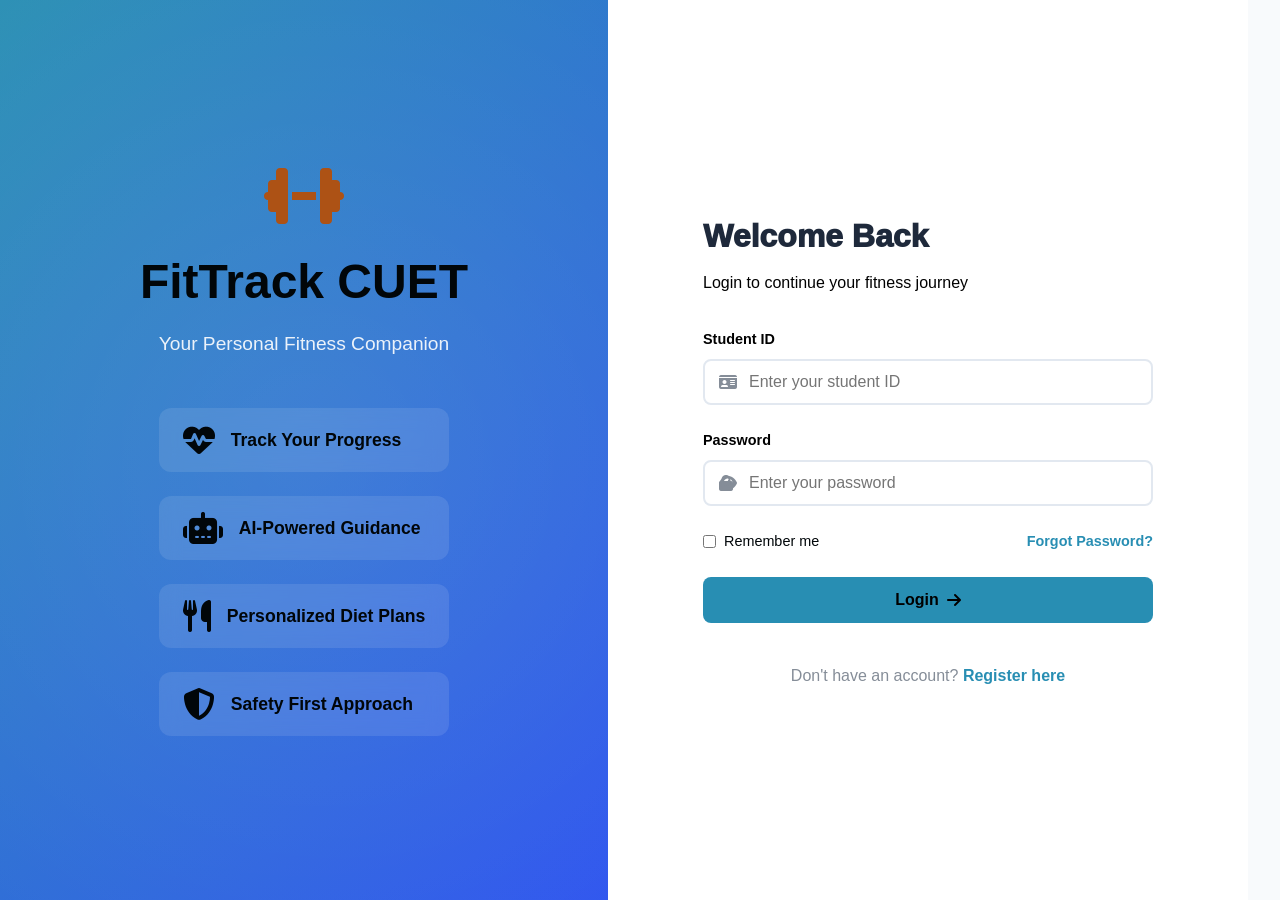
<file: index.html>
<!DOCTYPE html>
<html lang="en">
<head>
    <meta charset="UTF-8">
    <meta name="viewport" content="width=device-width, initial-scale=1.0">
    <title>FitTrack CUET - Login</title>
    <link rel="stylesheet" href="css/style.css">
    <link rel="stylesheet" href="https://cdnjs.cloudflare.com/ajax/libs/font-awesome/6.4.0/css/all.min.css">
</head>
<body>
    <div class="login-container">
        <div class="login-left">
            <div class="branding">
                <i class="fas fa-dumbbell"></i>
                <h1>FitTrack CUET</h1>
                <p style="color: white;">Your Personal Fitness Companion</p>
            </div>
            <div class="features">
                <div class="feature-item">
                    <i class="fas fa-heartbeat"></i>
                    <span>Track Your Progress</span>
                </div>
                <div class="feature-item">
                    <i class="fas fa-robot"></i>
                    <span>AI-Powered Guidance</span>
                </div>
                <div class="feature-item">
                    <i class="fas fa-utensils"></i>
                    <span>Personalized Diet Plans</span>
                </div>
                <div class="feature-item">
                    <i class="fas fa-shield-alt"></i>
                    <span>Safety First Approach</span>
                </div>
            </div>
        </div>
        
        <div class="login-right">
            <div class="login-box">
                <h2>Welcome Back</h2>
                <p class="subtitle">Login to continue your fitness journey</p>
                
                <form id="loginForm" class="auth-form">
                    <div class="form-group">
                        <label for="studentId">Student ID</label>
                        <div class="input-group">
                            <i class="fas fa-id-card"></i>
                            <input type="text" id="studentId" name="studentId" placeholder="Enter your student ID" required>
                        </div>
                    </div>
                    
                    <div class="form-group">
                        <label for="password">Password</label>
                        <div class="input-group">
                            <i class="fas fa-lock"></i>
                            <input type="password" id="password" name="password" placeholder="Enter your password" required>
                            <i class="fas fa-eye toggle-password"></i>
                        </div>
                    </div>
                    
                    <div class="form-options">
                        <label class="remember-me">
                            <input type="checkbox" name="remember">
                            <span>Remember me</span>
                        </label>
                        <a href="#" class="forgot-password">Forgot Password?</a>
                    </div>
                    
                    <button type="submit" class="btn btn-primary">
                        <span>Login</span>
                        <i class="fas fa-arrow-right"></i>
                    </button>
                    
                    <div class="auth-footer">
                        <p>Don't have an account? <a href="register.html">Register here</a></p>
                        
                    </div>
                </form>
            </div>
        </div>
    </div>
    
    <script src="js/api.js"></script>
    <script src="js/auth.js"></script>
</body>
</html>
</file>
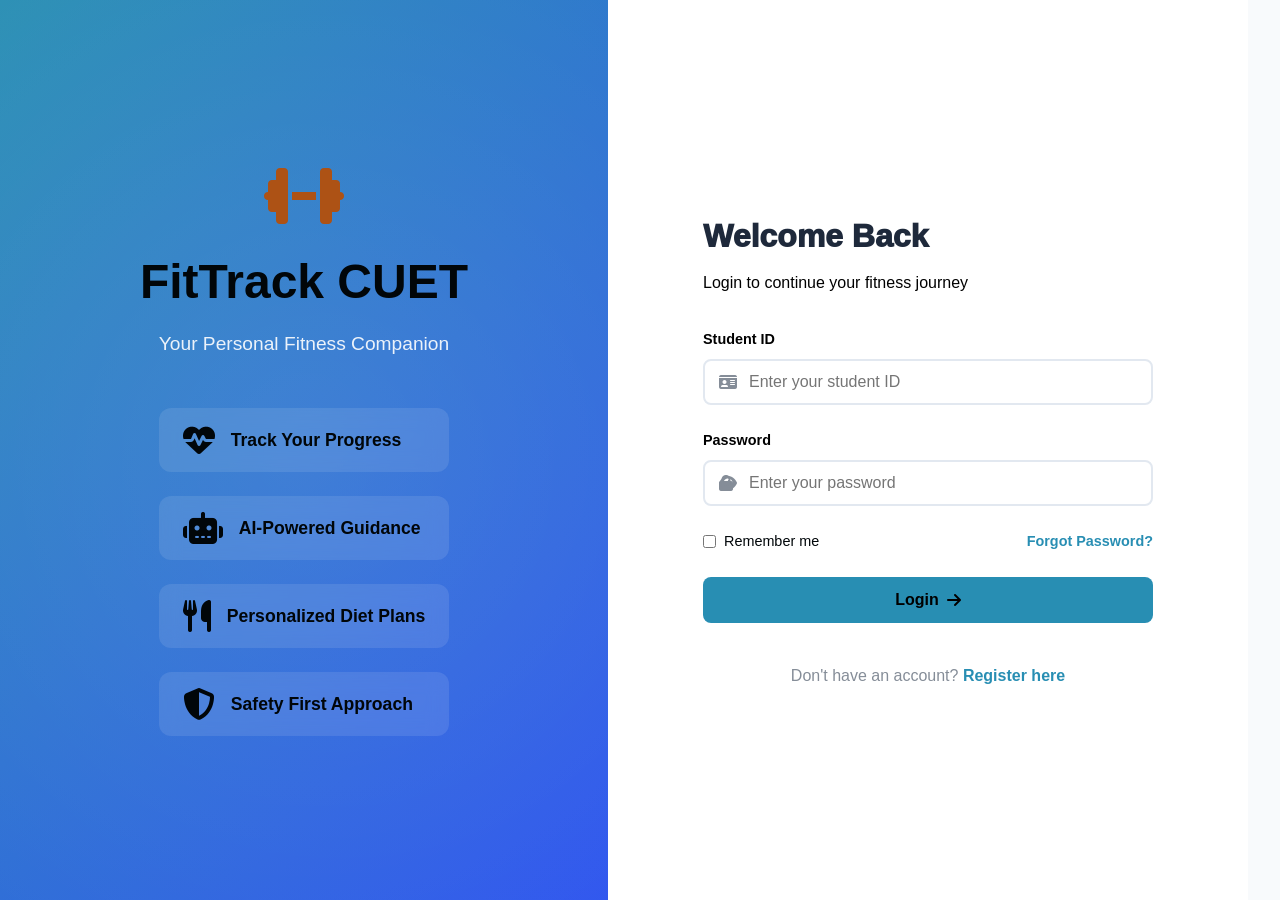
<file: admin-dashboard.html>
<!DOCTYPE html>
<html lang="en">
<head>
    <meta charset="UTF-8">
    <meta name="viewport" content="width=device-width, initial-scale=1.0">
    <title>Admin Dashboard - FitTrack CUET</title>
    <link rel="stylesheet" href="css/style.css">
    <link rel="stylesheet" href="css/pages.css">
    <link rel="stylesheet" href="css/additional.css">
    <link rel="stylesheet" href="css/gym-theme.css">
    <link rel="stylesheet" href="https://cdnjs.cloudflare.com/ajax/libs/font-awesome/6.4.0/css/all.min.css">
</head>
<body>
    <!-- Navigation -->
    <nav class="navbar admin-nav">
        <div class="nav-container">
            <div class="nav-brand">
                <i class="fas fa-dumbbell"></i>
                <span>FitTrack CUET <span class="admin-badge">Admin</span></span>
            </div>
            
            <button class="nav-toggle" id="navToggle">
                <span></span>
                <span></span>
                <span></span>
            </button>
            
            <ul class="nav-menu" id="navMenu">
                <li><a href="admin-dashboard.html" class="active"><i class="fas fa-chart-line"></i> Overview</a></li>
                <!-- <li><a href="#users"><i class="fas fa-users"></i> Users</a></li>
                <li><a href="#equipment"><i class="fas fa-dumbbell"></i> Equipment</a></li>
                <li><a href="#reports"><i class="fas fa-file-alt"></i> Reports</a></li>  -->
                <li><a href="dashboard.html"><i class="fas fa-eye"></i> User View</a></li>
            </ul>
            
            <div class="nav-user">
                <div class="notification-icon">
                    <i class="fas fa-bell"></i>
                    <span class="notification-badge">5</span>
                </div>
                <div class="user-dropdown">
                    <img src="https://ui-avatars.com/api/?name=Admin&background=dc2626&color=fff" alt="Admin">
                    <span class="user-name">Admin</span>
                    <i class="fas fa-chevron-down"></i>
                    <div class="dropdown-menu">
                        <a href="profile.html"><i class="fas fa-user"></i> Profile</a>
                        <a href="settings.html"><i class="fas fa-cog"></i> Settings</a>
                        <a href="index.html" id="logoutBtn"><i class="fas fa-sign-out-alt"></i> Logout</a>
                    </div>
                </div>
            </div>
        </div>
    </nav>

    <!-- Main Content -->
    <main class="main-content admin-content">
        <div class="container">
            <!-- Page Header -->
            <section class="page-header">
                <div>
                    <h1><i class="fas fa-tachometer-alt"></i> Admin Dashboard</h1>
                    <p>Manage gym operations and monitor activities</p>
                </div>
                <div class="admin-quick-actions">
                    <button class="btn btn-primary" onclick="openAddEquipmentModal()">
                        <i class="fas fa-plus"></i> Add Equipment
                    </button>
                    <button class="btn btn-secondary">
                        <i class="fas fa-file-download"></i> Export Data
                    </button>
                </div>
            </section>

            <!-- Key Metrics -->
            <section class="admin-metrics">
                <div class="metric-card">
                    <div class="metric-icon blue">
                        <i class="fas fa-users"></i>
                    </div>
                    <div class="metric-content">
                        <h3 data-stat="total-users">0</h3>
                        <p>Total Members</p>
                        <small class="metric-change positive"><i class="fas fa-arrow-up"></i> <span data-stat-detail="user-growth">0</span>% this month</small>
                    </div>
                </div>

                <div class="metric-card">
                    <div class="metric-icon green">
                        <i class="fas fa-user-check"></i>
                    </div>
                    <div class="metric-content">
                        <h3 data-stat="active-users">0</h3>
                        <p>Active Members</p>
                        <small class="metric-change positive"><i class="fas fa-arrow-up"></i> <span data-stat-detail="active-growth">0</span>% active</small>
                    </div>
                </div>

                <div class="metric-card">
                    <div class="metric-icon orange">
                        <i class="fas fa-dumbbell"></i>
                    </div>
                    <div class="metric-content">
                        <h3 data-stat="total-equipment">0</h3>
                        <p>Equipment Items</p>
                        <small class="metric-change neutral"><span data-stat-detail="available-equipment">0</span> available</small>
                    </div>
                </div>

                <div class="metric-card">
                    <div class="metric-icon purple">
                        <i class="fas fa-chart-line"></i>
                    </div>
                    <div class="metric-content">
                        <h3 data-stat="total-workouts">0</h3>
                        <p>Total Workouts</p>
                        <small class="metric-change positive"><i class="fas fa-arrow-up"></i> <span data-stat-detail="workout-growth">0</span>% this month</small>
                    </div>
                </div>
            </section>

            <!-- Gym Status Control -->
            <section class="gym-control-section">
                <h2 class="section-title">Gym Status Control</h2>
                <div class="control-panel">
                    <div class="control-item">
                        <div class="control-header">
                            <h3>Operational Status</h3>
                            <div class="toggle-switch">
                                <input type="checkbox" id="gymStatus" checked>
                                <label for="gymStatus"></label>
                            </div>
                        </div>
                        <p class="status-text open">Gym is currently <strong>Open</strong></p>
                    </div>

                    <div class="control-item">
                        <div class="control-header">
                            <h3>Current Capacity</h3>
                            <span class="capacity-number" id="capacityNumber">0/0</span>
                        </div>
                        <div class="capacity-bar">
                            <div class="capacity-fill" id="capacityFill" style="width: 0%"></div>
                        </div>
                        <p class="capacity-status" id="capacityStatus">0% capacity</p>
                    </div>

                    <div class="control-item">
                        <div class="control-header">
                            <h3>Quick Announcements</h3>
                        </div>
                        <textarea class="announcement-input" placeholder="Post an announcement to all users..."></textarea>
                        <button class="btn btn-primary btn-sm">
                            <i class="fas fa-bullhorn"></i> Post Announcement
                        </button>
                    </div>
                </div>
            </section>
           
            <!--  Recent Activity 
            <section class="activity-overview">
                <h2 class="section-title">Recent Activity</h2>
                <div class="activity-table-container">
                    <table class="activity-table">
                        <thead>
                            <tr>
                                <th>Time</th>
                                <th>User</th>
                                <th>Activity</th>
                                <th>Duration</th>
                                <th>Status</th>
                            </tr>
                        </thead>
                        <tbody id="activityTableBody">
                            <tr>
                                <td colspan="5" style="text-align: center; padding: 20px;">Loading activity...</td>
                            </tr>
                        </tbody>
                    </table>
                </div>
            </section>  -->
 
            <!-- Equipment Management -->
            <section class="equipment-management">
                <h2 class="section-title">Equipment Management</h2>
                <div class="equipment-filters">
                    <input type="text" class="search-input" placeholder="Search equipment...">
                    <select class="filter-select">
                        <option>All Categories</option>
                        <option>Cardio</option>
                        <option>Strength</option>
                        <option>Free Weights</option>
                    </select>
                    <select class="filter-select">
                        <option>All Status</option>
                        <option>Available</option>
                        <option>In Use</option>
                        <option>Maintenance</option>
                    </select>
                </div>

                <div class="equipment-table-container">
                    <table class="equipment-table">
                        <thead>
                            <tr>
                                <th>Equipment</th>
                                <th>Category</th>
                                <th>Quantity</th>
                                <th>Status</th>
                                <th>Last Maintenance</th>
                                <th>Actions</th>
                            </tr>
                        </thead>
                        <tbody id="equipmentTableBody">
                            <tr>
                                <td colspan="6" style="text-align: center; padding: 20px;">Loading equipment...</td>
                            </tr>
                        </tbody>
                    </table>
                </div>
            </section>

            <!-- User Statistics -->
            <section class="user-stats-section">
                <h2 class="section-title">User Statistics</h2>
                <div class="stats-grid">
                    <div class="stat-chart-card">
                        <h3>Department-wise Distribution</h3>
                        <div class="chart-placeholder">
                            <i class="fas fa-chart-pie"></i>
                            <p>Chart visualization</p>
                        </div>
                    </div>

                    <div class="stat-chart-card">
                        <h3>Monthly Workout Trends</h3>
                        <div class="chart-placeholder">
                            <i class="fas fa-chart-line"></i>
                            <p>Chart visualization</p>
                        </div>
                    </div>
                </div>
            </section>
        </div>
    </main>

    <!-- Add Equipment Modal -->
    <div class="modal" id="addEquipmentModal">
        <div class="modal-content">
            <div class="modal-header">
                <h2><i class="fas fa-plus-circle"></i> Add New Equipment</h2>
                <button class="modal-close" onclick="closeAddEquipmentModal()">&times;</button>
            </div>
            <form id="addEquipmentForm" style="display: flex; flex-direction: column;">
                <div class="modal-body" style="padding: 1.5rem; max-height: 60vh; overflow-y: auto;">
                    <div class="form-group">
                        <label for="equipmentName">Equipment Name</label>
                        <input type="text" id="equipmentName" name="name" required>
                    </div>

                    <div class="form-row">
                        <div class="form-group">
                            <label for="equipmentCategory">Category</label>
                            <select id="equipmentCategory" name="category" required>
                            <option value="">Select Category</option>
                            <option value="Cardio">Cardio</option>
                            <option value="Strength">Strength</option>
                            <option value="Free Weights">Free Weights</option>
                            <option value="Machines">Machines</option>
                            <option value="Bodyweight">Bodyweight</option>
                            <option value="Functional">Functional Training</option>
                        </select>
                    </div>

                    <div class="form-group">
                        <label for="equipmentQuantity">Quantity</label>
                        <input type="number" id="equipmentQuantity" name="quantity" min="1" required>
                    </div>
                </div>

                  <div class="form-row">
                      <div class="form-group">
                          <label for="equipmentDifficulty">Difficulty Level</label>
                          <select id="equipmentDifficulty" name="difficulty">
                              <option value="">Select Level</option>
                              <option value="Beginner">Beginner</option>
                              <option value="Intermediate">Intermediate</option>
                              <option value="Advanced">Advanced</option>
                          </select>
                      </div>
                      <div class="form-group">
                          <label for="equipmentLocation">Location in Gym</label>
                          <input type="text" id="equipmentLocation" name="location" placeholder="e.g., 2nd Floor, Free Weight Zone">
                      </div>
                  </div>

                  <div class="form-group">
                      <label for="equipmentMuscleGroups">Muscle Groups (Comma-separated)</label>
                      <input type="text" id="equipmentMuscleGroups" name="muscle_groups" placeholder="e.g., Chest, Triceps, Shoulders">
                  </div>
                  
                  <div class="form-group">
                      <label for="equipmentImageUrl">Image URL</label>
                      <input type="url" id="equipmentImageUrl" name="image_url" placeholder="https://example.com/image.png">
                  </div>

                  <div class="form-group">
                      <label for="equipmentDescription">Description</label>
                      <textarea id="equipmentDescription" name="description" rows="2"></textarea>
                  </div>
                  
                  <div class="form-group">
                      <label for="equipmentInstructions">Instructions</label>
                      <textarea id="equipmentInstructions" name="instructions" rows="2"></textarea>
                  </div>
                  
                  <div class="form-group">
                      <label for="equipmentSafetyTips">Safety Tips</label>
                      <textarea id="equipmentSafetyTips" name="safety_tips" rows="2"></textarea>
                  </div>
                </div>
                <div class="modal-footer" style="display: flex; justify-content: flex-end; gap: 10px; padding: 1.5rem; border-top: 1px solid var(--border-color);">
                    <button type="button" class="btn btn-secondary" onclick="closeAddEquipmentModal()">Cancel</button>
                    <button type="submit" class="btn btn-primary">Save Equipment</button>
                </div>
            </form>
          </div>
      </div>

    <script src="js/api.js"></script>
    <script src="js/main.js"></script>
    <script src="js/notifications.js" defer></script>
    <script src="js/admin.js"></script>
</body>
</html>
</file>
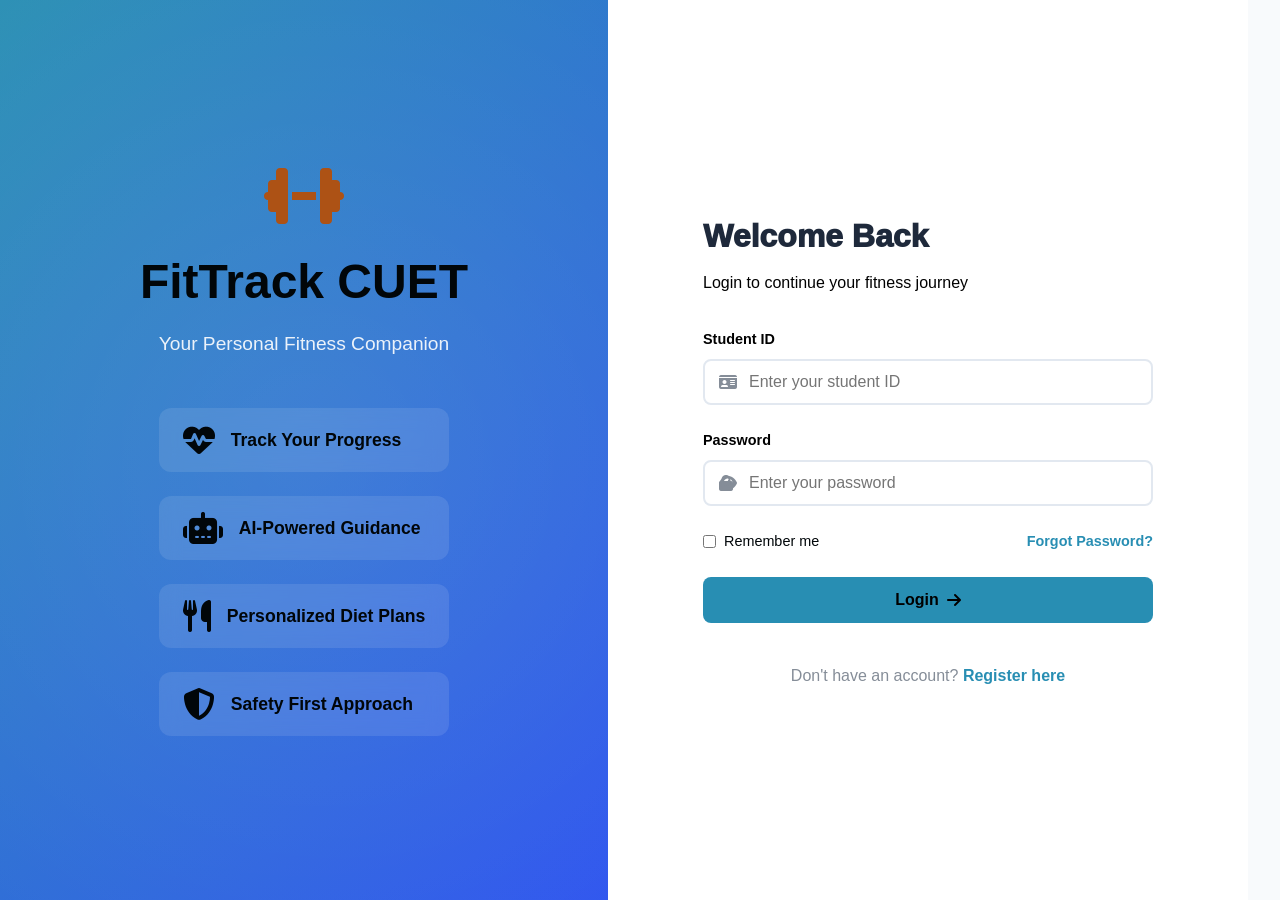
<file: ai-instructor.html>
<!DOCTYPE html>
<html lang="en">
<head>
    <meta charset="UTF-8">
    <meta name="viewport" content="width=device-width, initial-scale=1.0">
    <title>AI Gym Instructor - FitTrack CUET</title>
    <link rel="stylesheet" href="css/style.css">
    <link rel="stylesheet" href="css/pages.css">
    <link rel="stylesheet" href="css/additional.css">
    <link rel="stylesheet" href="css/gym-theme.css">
    <link rel="stylesheet" href="https://cdnjs.cloudflare.com/ajax/libs/font-awesome/6.4.0/css/all.min.css">
</head>
<body>
    <!-- Navigation -->
    <nav class="navbar">
        <div class="nav-container">
            <div class="nav-brand">
                <i class="fas fa-dumbbell"></i>
                <span>FitTrack CUET</span>
            </div>
            
            <button class="nav-toggle" id="navToggle">
                <span></span>
                <span></span>
                <span></span>
            </button>
            
            <ul class="nav-menu" id="navMenu">
                <li><a href="dashboard.html"><i class="fas fa-home"></i> Dashboard</a></li>                <li><a href="equipment.html"><i class="fas fa-dumbbell"></i> Equipment</a></li>                <li><a href="workout-history.html"><i class="fas fa-history"></i> Workout</a></li>
                <li><a href="ai-instructor.html" class="active"><i class="fas fa-robot"></i> AI Instructor</a></li>
                <li><a href="diet-plan.html"><i class="fas fa-utensils"></i> Diet Plan</a></li>
                <li><a href="medical-profile.html"><i class="fas fa-user-md"></i> Medical Profile</a></li>
                <li><a href="rules-safety.html"><i class="fas fa-shield-alt"></i> Rules & Safety</a></li>
            </ul>
            
            <div class="nav-user">
                <div class="notification-icon">
                    <i class="fas fa-bell"></i>
                    <span class="notification-badge">3</span>
                </div>
                <div class="user-dropdown">
                    <img src="https://ui-avatars.com/api/?name=Student&background=4f46e5&color=fff" alt="User">
                    <span class="user-name">Student</span>
                    <i class="fas fa-chevron-down"></i>
                    <div class="dropdown-menu">
                        <a href="profile.html"><i class="fas fa-user"></i> Profile</a>
                        <a href="settings.html"><i class="fas fa-cog"></i> Settings</a>
                        <a href="index.html" id="logoutBtn"><i class="fas fa-sign-out-alt"></i> Logout</a>
                    </div>
                </div>
            </div>
        </div>
    </nav>

    <!-- Main Content -->
    <main class="main-content">
        <div class="container ai-container">
            <!-- Page Header -->
            <section class="page-header">
                <div>
                    <h1><i class="fas fa-robot"></i> AI Gym Instructor</h1>
                    <p>Get personalized fitness guidance powered by AI</p>
                </div>
            </section>

            <!-- AI Chat Interface -->
            <div class="chat-wrapper">
                <!-- Sidebar with Quick Actions -->
                <aside class="chat-sidebar">
                    <h3>Quick Actions</h3>
                    <div class="quick-prompts">
                        <button class="prompt-btn" onclick="sendQuickPrompt('Create a workout plan for chest and triceps')">
                            <i class="fas fa-dumbbell"></i>
                            <span>Workout Plan</span>
                        </button>
                        <button class="prompt-btn" onclick="sendQuickPrompt('How do I properly use the bench press?')">
                            <i class="fas fa-question-circle"></i>
                            <span>Equipment Guide</span>
                        </button>
                        <button class="prompt-btn" onclick="sendQuickPrompt('What exercises can I do for lower back pain?')">
                            <i class="fas fa-heartbeat"></i>
                            <span>Injury Prevention</span>
                        </button>
                        <button class="prompt-btn" onclick="sendQuickPrompt('Suggest warm-up exercises')">
                            <i class="fas fa-running"></i>
                            <span>Warm-up Routine</span>
                        </button>
                        <button class="prompt-btn" onclick="sendQuickPrompt('Progressive overload tips')">
                            <i class="fas fa-chart-line"></i>
                            <span>Training Tips</span>
                        </button>
                    </div>

                    <div class="ai-info">
                        <h4><i class="fas fa-info-circle"></i> About AI Instructor</h4>
                        <p>Your personal AI fitness assistant trained to help with:</p>
                        <ul>
                            <li>Workout planning</li>
                            <li>Exercise form and technique</li>
                            <li>Equipment usage</li>
                            <li>Safety guidelines</li>
                            <li>Progress tracking advice</li>
                        </ul>
                        <div class="disclaimer">
                            <i class="fas fa-exclamation-triangle"></i>
                            <small>AI advice is for guidance only. Consult professionals for medical concerns.</small>
                        </div>
                    </div>
                </aside>

                <!-- Chat Area -->
                <div class="chat-container">
                    <div class="chat-messages" id="chatMessages">
                        <div class="message ai-message">
                            <div class="message-avatar">
                                <i class="fas fa-robot"></i>
                            </div>
                            <div class="message-content">
                                <div class="message-header">
                                    <span class="message-sender">AI Instructor</span>
                                    <span class="message-time">Just now</span>
                                </div>
                                <div class="message-text">
                                    <p>Hello! 👋 I'm your AI gym instructor. I'm here to help you with:</p>
                                    <ul>
                                        <li>Creating personalized workout plans</li>
                                        <li>Proper exercise techniques and form</li>
                                        <li>Equipment usage and safety</li>
                                        <li>Workout progression strategies</li>
                                        <li>General fitness guidance</li>
                                    </ul>
                                    <p>How can I assist you with your fitness journey today?</p>
                                </div>
                            </div>
                        </div>
                    </div>

                    <!-- Typing Indicator -->
                    <div class="typing-indicator" id="typingIndicator" style="display: none;">
                        <div class="message-avatar">
                            <i class="fas fa-robot"></i>
                        </div>
                        <div class="typing-dots">
                            <span></span>
                            <span></span>
                            <span></span>
                        </div>
                    </div>

                    <!-- Input Area -->
                    <div class="chat-input-container">
                        <form id="chatForm" class="chat-input-form">
                            <button type="button" class="attach-btn" title="Attach file">
                                <i class="fas fa-paperclip"></i>
                            </button>
                            <textarea 
                                id="chatInput" 
                                class="chat-input" 
                                placeholder="Ask me anything about fitness, workouts, or gym equipment..."
                                rows="1"
                            ></textarea>
                            <button type="submit" class="send-btn" id="sendBtn">
                                <i class="fas fa-paper-plane"></i>
                            </button>
                        </form>
                        <div class="input-hints">
                            <small><i class="fas fa-lightbulb"></i> Try: "Create a beginner workout plan" or "How to use the lat pulldown machine?"</small>
                        </div>
                    </div>
                </div>
            </div>
        </div>
    </main>

    <!-- Footer -->
    <footer class="footer">
        <div class="container">
            <p>&copy; 2026 FitTrack CUET. All rights reserved.</p>
            <div class="footer-links">
                <a href="rules-safety.html">Rules & Safety</a>
                <a href="#">Privacy Policy</a>
                <a href="#">Contact Support</a>
            </div>
        </div>
    </footer>

    <script src="js/api.js"></script>
    <script src="js/main.js"></script>
    <script src="js/notifications.js" defer></script>
    <script src="js/ai-instructor.js"></script>
</body>
</html>
</file>
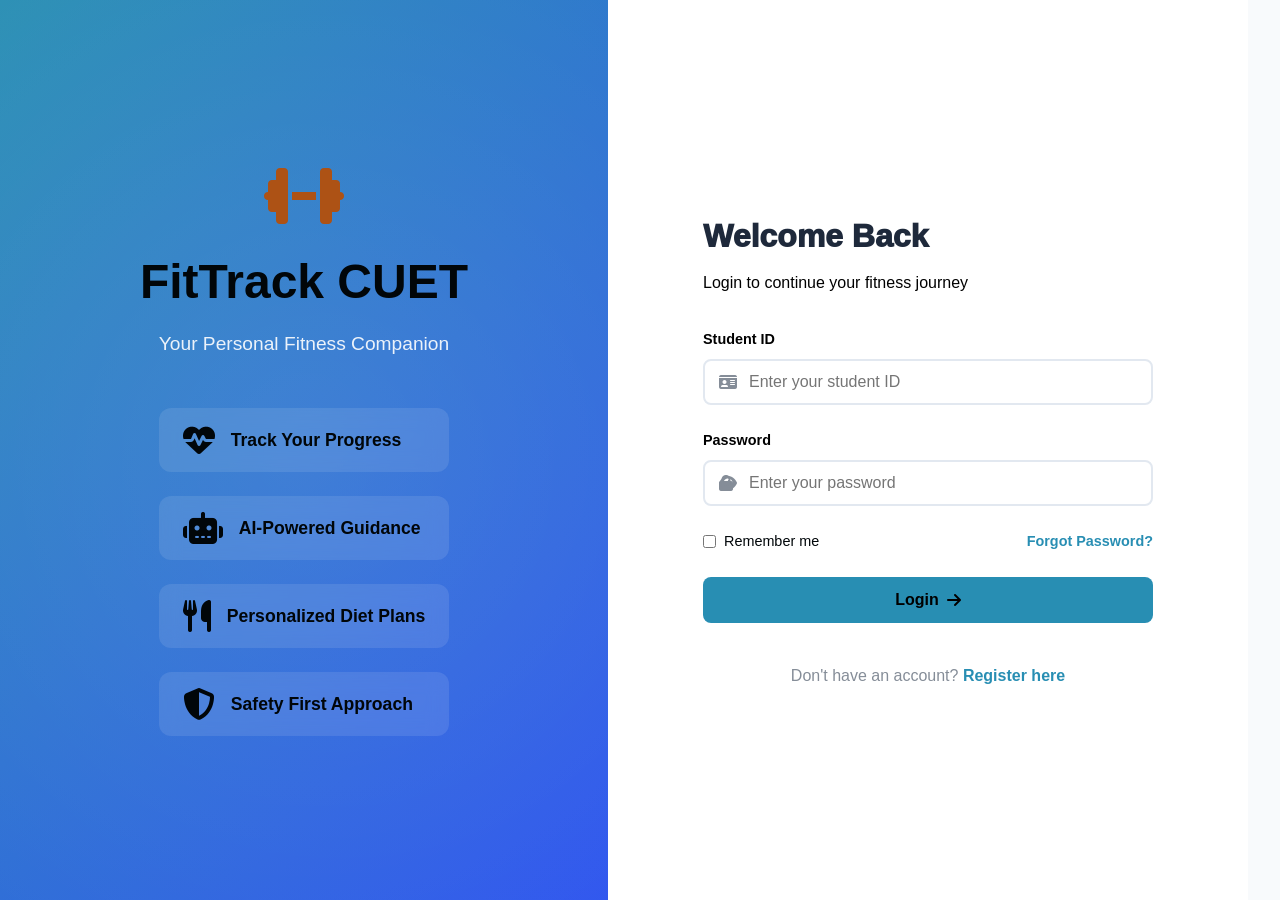
<file: dashboard-semantic.html>
<!DOCTYPE html>
<html lang="en">
<head>
    <meta charset="UTF-8">
    <meta name="viewport" content="width=device-width, initial-scale=1.0">
    <meta name="description" content="FitTrack CUET - Your personal gym dashboard for tracking workouts, progress, and fitness goals">
    <meta name="keywords" content="gym, fitness, workout, tracking, CUET">
    <meta name="author" content="FitTrack CUET">
    <meta name="theme-color" content="#4f46e5">
    
    <!-- Open Graph / Social Media -->
    <meta property="og:type" content="website">
    <meta property="og:title" content="Dashboard - FitTrack CUET">
    <meta property="og:description" content="Track your fitness journey with FitTrack CUET">
    
    <title>Dashboard - FitTrack CUET</title>
    
    <!-- Stylesheets -->
    <link rel="stylesheet" href="css/style.css">
    <link rel="stylesheet" href="css/pages.css">
    <link rel="stylesheet" href="css/additional.css">
    <link rel="stylesheet" href="css/responsive.css">
    <link rel="stylesheet" href="css/gym-theme.css">
    <link rel="stylesheet" href="https://cdnjs.cloudflare.com/ajax/libs/font-awesome/6.4.0/css/all.min.css">
    
    <!-- Preconnect for performance -->
    <link rel="preconnect" href="https://cdnjs.cloudflare.com">
    <link rel="preconnect" href="https://ui-avatars.com">
</head>
<body>
    <!-- Skip Navigation for Accessibility -->
    <a href="#main-content" class="sr-only">Skip to main content</a>

    <!-- Site Header -->
    <header class="site-header" role="banner">
        <nav class="navbar" role="navigation" aria-label="Main navigation">
            <div class="nav-container container">
                <!-- Brand Logo -->
                <a href="dashboard.html" class="nav-brand" aria-label="FitTrack CUET Home">
                    <i class="fas fa-dumbbell" aria-hidden="true"></i>
                    <span>FitTrack CUET</span>
                </a>
                
                <!-- Mobile Menu Toggle -->
                <button 
                    class="nav-toggle" 
                    id="navToggle" 
                    type="button"
                    aria-expanded="false" 
                    aria-controls="navMenu"
                    aria-label="Toggle navigation menu"
                >
                    <span></span>
                    <span></span>
                    <span></span>
                </button>
                
                <!-- Main Navigation Menu -->
                <ul class="nav-menu" id="navMenu" role="menubar">
                    <li role="none">
                        <a href="dashboard.html" class="active" role="menuitem" aria-current="page">
                            <i class="fas fa-home" aria-hidden="true"></i>
                            <span>Dashboard</span>
                        </a>
                    </li>
                    <li role="none">
                        <a href="equipment.html" role="menuitem">
                            <i class="fas fa-dumbbell" aria-hidden="true"></i>
                            <span>Equipment</span>
                        </a>
                    </li>
                    <li role="none">
                        <a href="workout-history.html" role="menuitem">
                            <i class="fas fa-history" aria-hidden="true"></i>
                            <span>Workout</span>
                        </a>
                    </li>
                    <li role="none">
                        <a href="ai-instructor.html" role="menuitem">
                            <i class="fas fa-robot" aria-hidden="true"></i>
                            <span>AI Instructor</span>
                        </a>
                    </li>
                    <li role="none">
                        <a href="diet-plan.html" role="menuitem">
                            <i class="fas fa-utensils" aria-hidden="true"></i>
                            <span>Diet Plan</span>
                        </a>
                    </li>
                    <li role="none">
                        <a href="medical-profile.html" role="menuitem">
                            <i class="fas fa-user-md" aria-hidden="true"></i>
                            <span>Medical Profile</span>
                        </a>
                    </li>
                    <li role="none">
                        <a href="rules-safety.html" role="menuitem">
                            <i class="fas fa-shield-alt" aria-hidden="true"></i>
                            <span>Rules & Safety</span>
                        </a>
                    </li>
                </ul>
                
                <!-- User Actions -->
                <div class="nav-user">
                    <!-- Notifications -->
                    <button 
                        class="notification-icon" 
                        type="button"
                        aria-label="Notifications (3 unread)"
                    >
                        <i class="fas fa-bell" aria-hidden="true"></i>
                        <span class="notification-badge" aria-hidden="true">3</span>
                    </button>
                    
                    <!-- User Dropdown -->
                    <div class="user-dropdown">
                        <button 
                            type="button" 
                            class="user-dropdown-toggle"
                            aria-expanded="false"
                            aria-haspopup="true"
                            aria-label="User menu"
                        >
                            <img 
                                src="https://ui-avatars.com/api/?name=Student&background=4f46e5&color=fff" 
                                alt="Student profile picture"
                                width="32"
                                height="32"
                                loading="lazy"
                            >
                            <span class="user-name">Student</span>
                            <i class="fas fa-chevron-down" aria-hidden="true"></i>
                        </button>
                        <ul class="dropdown-menu" role="menu">
                            <li role="none">
                                <a href="#" role="menuitem">
                                    <i class="fas fa-user" aria-hidden="true"></i>
                                    Profile
                                </a>
                            </li>
                            <li role="none">
                                <a href="#" role="menuitem">
                                    <i class="fas fa-cog" aria-hidden="true"></i>
                                    Settings
                                </a>
                            </li>
                            <li role="none">
                                <a href="index.html" role="menuitem" id="logoutBtn">
                                    <i class="fas fa-sign-out-alt" aria-hidden="true"></i>
                                    Logout
                                </a>
                            </li>
                        </ul>
                    </div>
                </div>
            </div>
        </nav>
    </header>

    <!-- Main Content -->
    <main class="main-content" id="main-content" role="main">
        <div class="container">
            
            <!-- Motivational Banner -->
            <aside class="motivational-banner" role="complementary" aria-label="Daily motivation">
                <p>
                    <q>The only bad workout is the one that didn't happen. Let's make today count!</q>
                </p>
            </aside>

            <!-- Welcome Section -->
            <section class="welcome-section" aria-labelledby="welcome-heading">
                <header class="welcome-text">
                    <h1 id="welcome-heading">Welcome Back, <span id="userName">Student</span>! 💪</h1>
                    <p>Ready to crush your fitness goals today?</p>
                </header>
                <nav class="quick-actions" aria-label="Quick actions">
                    <a href="workout-history.html" class="btn btn-primary">
                        <i class="fas fa-plus" aria-hidden="true"></i>
                        <span>Log Workout</span>
                    </a>
                    <a href="ai-instructor.html" class="btn btn-secondary">
                        <i class="fas fa-robot" aria-hidden="true"></i>
                        <span>Ask AI</span>
                    </a>
                </nav>
            </section>

            <!-- Gym Status Section -->
            <section class="gym-status-section" aria-labelledby="gym-status-heading">
                <article class="status-card">
                    <header class="status-header">
                        <h2 id="gym-status-heading">
                            <i class="fas fa-info-circle" aria-hidden="true"></i>
                            Gym Status
                        </h2>
                        <span class="status-badge open" role="status" aria-live="polite">Open Now</span>
                    </header>
                    <dl class="status-details">
                        <div class="status-item">
                            <dt>
                                <i class="fas fa-clock" aria-hidden="true"></i>
                                <strong>Operating Hours</strong>
                            </dt>
                            <dd>6:00 AM - 10:00 PM (Mon-Sat)</dd>
                        </div>
                        <div class="status-item">
                            <dt>
                                <i class="fas fa-users" aria-hidden="true"></i>
                                <strong>Current Capacity</strong>
                            </dt>
                            <dd>
                                <span aria-label="32 out of 50 members">32/50 Members</span>
                            </dd>
                        </div>
                        <div class="status-item">
                            <dt>
                                <i class="fas fa-thermometer-half" aria-hidden="true"></i>
                                <strong>Environment</strong>
                            </dt>
                            <dd>25°C • Well Ventilated</dd>
                        </div>
                    </dl>
                </article>
            </section>

            <!-- Stats Overview Section -->
            <section class="stats-section" aria-labelledby="stats-heading">
                <h2 class="section-title" id="stats-heading">Your Progress Overview</h2>
                <div class="stats-grid" role="list">
                    <article class="stat-card" role="listitem">
                        <figure class="stat-icon blue" aria-hidden="true">
                            <i class="fas fa-fire"></i>
                        </figure>
                        <div class="stat-content">
                            <p class="stat-number" aria-label="152 total workouts">152</p>
                            <p class="stat-label">Total Workouts</p>
                        </div>
                    </article>
                    
                    <article class="stat-card" role="listitem">
                        <figure class="stat-icon green" aria-hidden="true">
                            <i class="fas fa-calendar-check"></i>
                        </figure>
                        <div class="stat-content">
                            <p class="stat-number" aria-label="12 workouts this month">12</p>
                            <p class="stat-label">This Month</p>
                        </div>
                    </article>
                    
                    <article class="stat-card" role="listitem">
                        <figure class="stat-icon orange" aria-hidden="true">
                            <i class="fas fa-trophy"></i>
                        </figure>
                        <div class="stat-content">
                            <p class="stat-number" aria-label="5 day streak">5</p>
                            <p class="stat-label">Day Streak</p>
                        </div>
                    </article>
                    
                    <article class="stat-card" role="listitem">
                        <figure class="stat-icon purple" aria-hidden="true">
                            <i class="fas fa-clock"></i>
                        </figure>
                        <div class="stat-content">
                            <p class="stat-number" aria-label="42 hours total time">42h</p>
                            <p class="stat-label">Total Time</p>
                        </div>
                    </article>
                </div>
            </section>

            <!-- Equipment Catalog Section -->
            <section class="equipment-section" aria-labelledby="equipment-heading">
                <header class="section-header">
                    <h2 class="section-title" id="equipment-heading">Equipment Catalog</h2>
                    <div class="section-header-right">
                        <nav class="filter-buttons" aria-label="Equipment category filter">
                            <button 
                                class="filter-btn active" 
                                data-category="all"
                                aria-pressed="true"
                            >
                                All
                            </button>
                            <button 
                                class="filter-btn" 
                                data-category="cardio"
                                aria-pressed="false"
                            >
                                Cardio
                            </button>
                            <button 
                                class="filter-btn" 
                                data-category="strength"
                                aria-pressed="false"
                            >
                                Strength
                            </button>
                            <button 
                                class="filter-btn" 
                                data-category="free-weights"
                                aria-pressed="false"
                            >
                                Free Weights
                            </button>
                        </nav>
                        <a href="equipment.html" class="btn btn-primary">
                            <i class="fas fa-th" aria-hidden="true"></i>
                            <span>View All Equipment</span>
                        </a>
                    </div>
                </header>
                
                <div class="equipment-grid" id="equipmentGrid" role="list" aria-live="polite">
                    <!-- Equipment items dynamically loaded via JavaScript -->
                </div>
            </section>

            <!-- Recent Activity Section -->
            <section class="activity-section" aria-labelledby="activity-heading">
                <h2 class="section-title" id="activity-heading">Recent Activity</h2>
                <ul class="activity-list" role="list">
                    <li class="activity-item">
                        <figure class="activity-icon blue" aria-hidden="true">
                            <i class="fas fa-dumbbell"></i>
                        </figure>
                        <div class="activity-content">
                            <h3>Chest & Triceps Workout</h3>
                            <p>
                                <time datetime="2026-01-27T18:30:00">Yesterday at 6:30 PM</time>
                                • <span>45 minutes</span>
                            </p>
                        </div>
                        <a href="#" class="btn-link" aria-label="View details for Chest & Triceps Workout">
                            View Details
                        </a>
                    </li>
                    
                    <li class="activity-item">
                        <figure class="activity-icon green" aria-hidden="true">
                            <i class="fas fa-running"></i>
                        </figure>
                        <div class="activity-content">
                            <h3>Cardio Session</h3>
                            <p>
                                <time datetime="2026-01-26T07:00:00">2 days ago at 7:00 AM</time>
                                • <span>30 minutes</span>
                            </p>
                        </div>
                        <a href="#" class="btn-link" aria-label="View details for Cardio Session">
                            View Details
                        </a>
                    </li>
                    
                    <li class="activity-item">
                        <figure class="activity-icon orange" aria-hidden="true">
                            <i class="fas fa-heartbeat"></i>
                        </figure>
                        <div class="activity-content">
                            <h3>Leg Day Workout</h3>
                            <p>
                                <time datetime="2026-01-25T18:00:00">3 days ago at 6:00 PM</time>
                                • <span>60 minutes</span>
                            </p>
                        </div>
                        <a href="#" class="btn-link" aria-label="View details for Leg Day Workout">
                            View Details
                        </a>
                    </li>
                </ul>
            </section>
            
        </div>
    </main>

    <!-- Site Footer -->
    <footer class="site-footer footer" role="contentinfo">
        <div class="container footer-container">
            <p>
                <small>&copy; <time datetime="2026">2026</time> FitTrack CUET. All rights reserved.</small>
            </p>
            <nav class="footer-links" aria-label="Footer navigation">
                <a href="rules-safety.html">Rules & Safety</a>
                <a href="#">Privacy Policy</a>
                <a href="#">Contact Support</a>
            </nav>
        </div>
    </footer>

    <!-- Scripts -->
    <script src="js/api.js"></script>
    <script src="js/main.js" defer></script>
    <script src="js/dashboard.js" defer></script>
</body>
</html>
</file>
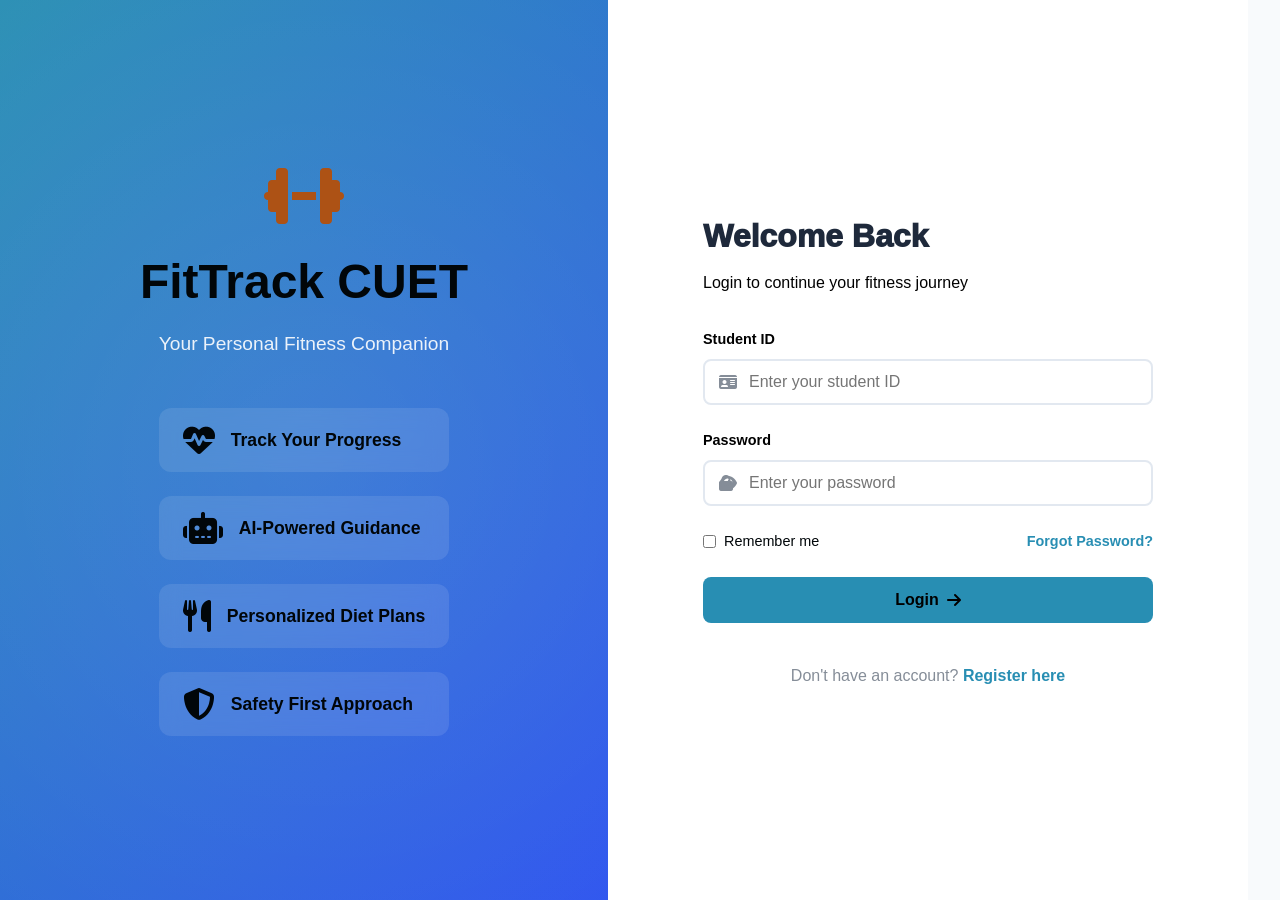
<file: dashboard.html>
<!DOCTYPE html>
<html lang="en">
<head>
    <meta charset="UTF-8">
    <meta name="viewport" content="width=device-width, initial-scale=1.0">
    <meta name="description" content="FitTrack CUET - Your personal gym dashboard for tracking workouts, progress, and fitness goals">
    <meta name="keywords" content="gym, fitness, workout, tracking, CUET">
    <meta name="author" content="FitTrack CUET">
    <meta name="theme-color" content="#4f46e5">
    
    <!-- Open Graph / Social Media -->
    <meta property="og:type" content="website">
    <meta property="og:title" content="Dashboard - FitTrack CUET">
    <meta property="og:description" content="Track your fitness journey with FitTrack CUET">
    
    <title>Dashboard - FitTrack CUET</title>
    
    <!-- Stylesheets -->
    <link rel="stylesheet" href="css/style.css">
    <link rel="stylesheet" href="css/pages.css">
    <link rel="stylesheet" href="css/additional.css">
    <link rel="stylesheet" href="css/responsive.css">
    <link rel="stylesheet" href="css/gym-theme.css">
    <link rel="stylesheet" href="https://cdnjs.cloudflare.com/ajax/libs/font-awesome/6.4.0/css/all.min.css">
    
    <!-- Preconnect for performance -->
    <link rel="preconnect" href="https://cdnjs.cloudflare.com">
    <link rel="preconnect" href="https://ui-avatars.com">
</head>
<body>
    <!-- Skip Navigation for Accessibility -->
    <a href="#main-content" class="sr-only">Skip to main content</a>

    <!-- Site Header -->
    <header class="site-header" role="banner">
        <nav class="navbar" role="navigation" aria-label="Main navigation">
            <div class="nav-container container">
                <!-- Brand Logo -->
                <a href="dashboard.html" class="nav-brand" aria-label="FitTrack CUET Home">
                    <i class="fas fa-dumbbell" aria-hidden="true"></i>
                    <span>FitTrack CUET</span>
                </a>
                
                <!-- Mobile Menu Toggle -->
                <button 
                    class="nav-toggle" 
                    id="navToggle" 
                    type="button"
                    aria-expanded="false" 
                    aria-controls="navMenu"
                    aria-label="Toggle navigation menu"
                >
                    <span></span>
                    <span></span>
                    <span></span>
                </button>
                
                <!-- Main Navigation Menu -->
                <ul class="nav-menu" id="navMenu" role="menubar">
                    <li role="none">
                        <a href="dashboard.html" class="active" role="menuitem" aria-current="page">
                            <i class="fas fa-home" aria-hidden="true"></i>
                            <span>Dashboard</span>
                        </a>
                    </li>
                    <li role="none">
                        <a href="equipment.html" role="menuitem">
                            <i class="fas fa-dumbbell" aria-hidden="true"></i>
                            <span>Equipment</span>
                        </a>
                    </li>
                    <li role="none">
                        <a href="workout-history.html" role="menuitem">
                            <i class="fas fa-history" aria-hidden="true"></i>
                            <span>Workout</span>
                        </a>
                    </li>
                    <li role="none">
                        <a href="ai-instructor.html" role="menuitem">
                            <i class="fas fa-robot" aria-hidden="true"></i>
                            <span>AI Instructor</span>
                        </a>
                    </li>
                    <li role="none">
                        <a href="diet-plan.html" role="menuitem">
                            <i class="fas fa-utensils" aria-hidden="true"></i>
                            <span>Diet Plan</span>
                        </a>
                    </li>
                    <li role="none">
                        <a href="medical-profile.html" role="menuitem">
                            <i class="fas fa-user-md" aria-hidden="true"></i>
                            <span>Medical Profile</span>
                        </a>
                    </li>
                    <li role="none">
                        <a href="rules-safety.html" role="menuitem">
                            <i class="fas fa-shield-alt" aria-hidden="true"></i>
                            <span>Rules & Safety</span>
                        </a>
                    </li>
                    <li role="none" id="adminNavLink" style="display: none;">
                        <a href="admin-dashboard.html" role="menuitem">
                            <i class="fas fa-crown" aria-hidden="true"></i>
                            <span>Admin Panel</span>
                        </a>
                    </li>
                </ul>
                
                <div class="nav-user">
                    <div class="notification-icon">
                        <i class="fas fa-bell"></i>
                        <span class="notification-badge">3</span>
                    </div>
                    <div class="user-dropdown">
                        <img src="https://ui-avatars.com/api/?name=Student&background=4f46e5&color=fff" alt="User">
                        <span class="user-name">Student</span>
                        <i class="fas fa-chevron-down"></i>
                        <div class="dropdown-menu">
                            <a href="profile.html"><i class="fas fa-user"></i> Profile</a>
                            <a href="settings.html"><i class="fas fa-cog"></i> Settings</a>
                            <a href="index.html" id="logoutBtn"><i class="fas fa-sign-out-alt"></i> Logout</a>
                        </div>
                    </div>
                </div>
            </div>
        </nav>
    </header>

    <!-- Main Content -->
    <main class="main-content" id="main-content" role="main">
        <div class="container">
            
            <!-- Motivational Banner -->
            <aside class="motivational-banner" role="complementary" aria-label="Daily motivation">
                <p>
                    <q>The only bad workout is the one that didn't happen. Let's make today count!</q>
                </p>
            </aside>

            <!-- Welcome Section -->
            <section class="welcome-section" aria-labelledby="welcome-heading">
                <header class="welcome-text">
                    <h1 id="welcome-heading">Welcome Back, <span id="userName">Student</span>! 💪</h1>
                    <p>Ready to crush your fitness goals today?</p>
                </header>
                <nav class="quick-actions" aria-label="Quick actions">
                    <a href="workout-history.html" class="btn btn-primary">
                        <i class="fas fa-plus" aria-hidden="true"></i>
                        <span>Log Workout</span>
                    </a>
                    <a href="ai-instructor.html" class="btn btn-secondary">
                        <i class="fas fa-robot" aria-hidden="true"></i>
                        <span>Ask AI</span>
                    </a>
                </nav>
            </section>

            <!-- Gym Facility Image Section -->
            <section class="gym-gallery-section" aria-labelledby="gym-gallery-heading">
                <div class="gym-gallery-container">
                    <figure class="gym-image-figure">
                        <img 
                            src="gym-photo/CUET-Gymnashium.jpeg" 
                            alt="CUET Gymnasium - State-of-the-art fitness facility"
                            class="gym-facility-image"
                            loading="lazy"
                        >
                        <figcaption>Experience world-class equipment and training facilities at CUET Gymnasium</figcaption>
                    </figure>
                </div>
            </section>

            <!-- Gym Status Section -->
            <section class="gym-status-section" aria-labelledby="gym-status-heading">
                <article class="status-card">
                    <header class="status-header">
                        <h2 id="gym-status-heading">
                            <i class="fas fa-info-circle" aria-hidden="true"></i>
                            Gym Status
                        </h2>
                        <span class="gym-status-badge status-badge open" role="status" aria-live="polite">Open Now</span>
                    </header>
                    <dl class="status-details">
                        <div class="status-item">
                            <dt>
                                <i class="fas fa-clock" aria-hidden="true"></i>
                                <strong>Operating Hours</strong>
                            </dt>
                            <dd>6:00 PM - 10:00 PM (Every Day)</dd>
                        </div>
                        <div class="status-item">
                            <dt>
                                <i class="fas fa-users" aria-hidden="true"></i>
                                <strong>Current Capacity</strong>
                            </dt>
                            <dd>
                                <span class="gym-occupancy" aria-label="Capacity">32/50 Members</span>
                            </dd>
                        </div>
                        <div class="status-item">
                            <dt>
                                <i class="fas fa-thermometer-half" aria-hidden="true"></i>
                                <strong>Environment</strong>
                            </dt>
                            <dd>25°C • Well Ventilated</dd>
                        </div>
                    </dl>
                </article>
            </section>

            <!-- Stats Overview Section -->
            <section class="stats-section" aria-labelledby="stats-heading">
                <h2 class="section-title" id="stats-heading">Your Progress Overview</h2>
                <div class="stats-grid" role="list">
                    <article class="stat-card" role="listitem">
                        <figure class="stat-icon blue" aria-hidden="true">
                            <i class="fas fa-fire"></i>
                        </figure>
                        <div class="stat-content">
                            <p class="stat-number" id="stat-total-workouts" aria-label="Total workouts">-</p>
                            <p class="stat-label">Total Workouts</p>
                        </div>
                    </article>

                    <article class="stat-card" role="listitem">
                        <figure class="stat-icon green" aria-hidden="true">
                            <i class="fas fa-calendar-check"></i>
                        </figure>
                        <div class="stat-content">
                            <p class="stat-number" id="stat-month-workouts" aria-label="Workouts this month">-</p>
                            <p class="stat-label">This Month</p>
                        </div>
                    </article>

                    <article class="stat-card" role="listitem">
                        <figure class="stat-icon orange" aria-hidden="true">
                            <i class="fas fa-trophy"></i>
                        </figure>
                        <div class="stat-content">
                            <p class="stat-number" id="stat-day-streak" aria-label="Day streak">-</p>
                            <p class="stat-label">Day Streak</p>
                        </div>
                    </article>

                    <article class="stat-card" role="listitem">
                        <figure class="stat-icon purple" aria-hidden="true">
                            <i class="fas fa-clock"></i>
                        </figure>
                        <div class="stat-content">
                            <p class="stat-number" id="stat-total-time" aria-label="Total time">-</p>
                            <p class="stat-label">Total Time</p>
                        </div>
                    </article>
                </div>
            </section>

            <!-- Equipment Catalog Section -->
            <section class="equipment-section" aria-labelledby="equipment-heading">
                <header class="section-header">
                    <h2 class="section-title" id="equipment-heading">Equipment Catalog</h2>
                    <div class="section-header-right">
                        <nav class="filter-buttons" aria-label="Equipment category filter">
                            <button 
                                class="filter-btn active" 
                                data-category="all"
                                aria-pressed="true"
                            >
                                All
                            </button>
                            <button 
                                class="filter-btn" 
                                data-category="cardio"
                                aria-pressed="false"
                            >
                                Cardio
                            </button>
                            <button 
                                class="filter-btn" 
                                data-category="strength"
                                aria-pressed="false"
                            >
                                Strength
                            </button>
                            <button 
                                class="filter-btn" 
                                data-category="free-weights"
                                aria-pressed="false"
                            >
                                Free Weights
                            </button>
                        </nav>
                        <a href="equipment.html" class="btn btn-primary">
                            <i class="fas fa-th" aria-hidden="true"></i>
                            <span>View All Equipment</span>
                        </a>
                    </div>
                </header>
                
                <div class="equipment-grid" id="equipmentGrid" role="list" aria-live="polite">
                    <!-- Equipment items dynamically loaded via JavaScript -->
                </div>
            </section>

            <!-- Recent Activity Section -->
            <section class="activity-section" aria-labelledby="activity-heading">
                <h2 class="section-title" id="activity-heading">Recent Activity</h2>
                <ul class="activity-list" id="recentActivityList" role="list">
                    <div class="loading" style="text-align: center; padding: 2rem;">
                        <i class="fas fa-spinner fa-spin"></i> Loading recent activity...
                    </div>
                </ul>
            </section>
            
        </div>
    </main>

    <!-- Site Footer -->
    <footer class="site-footer footer" role="contentinfo">
        <div class="container footer-container">
            <p>
                <small>&copy; <time datetime="2026">2026</time> FitTrack CUET. All rights reserved.</small>
            </p>
            <nav class="footer-links" aria-label="Footer navigation">
                <a href="rules-safety.html">Rules & Safety</a>
                <a href="#">Privacy Policy</a>
                <a href="#">Contact Support</a>
            </nav>
        </div>
    </footer>

    <!-- Scripts -->
    <script src="js/api.js"></script>
    <script src="js/main.js" defer></script>
    <script src="js/notifications.js" defer></script>
    <script src="js/dashboard.js" defer></script>
</body>
</html>
</file>
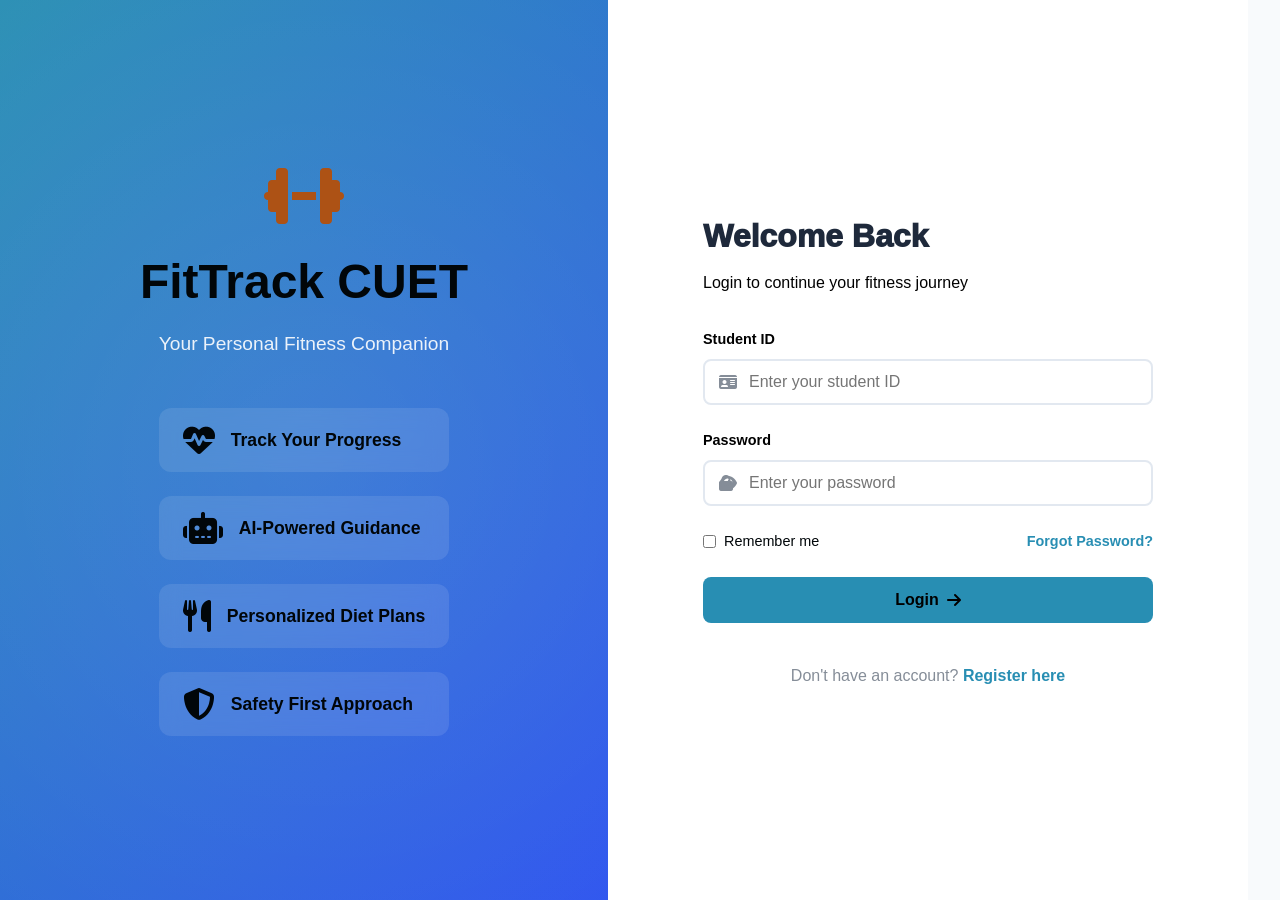
<file: diet-plan.html>
<!DOCTYPE html>
<html lang="en">
<head>
    <meta charset="UTF-8">
    <meta name="viewport" content="width=device-width, initial-scale=1.0">
    <title>Diet Plan - FitTrack CUET</title>
    <link rel="stylesheet" href="css/style.css">
    <link rel="stylesheet" href="css/pages.css">
    <link rel="stylesheet" href="css/additional.css">
    <link rel="stylesheet" href="css/gym-theme.css">
    <link rel="stylesheet" href="https://cdnjs.cloudflare.com/ajax/libs/font-awesome/6.4.0/css/all.min.css">
</head>
<body>
    <!-- Navigation -->
    <nav class="navbar">
        <div class="nav-container">
            <div class="nav-brand">
                <i class="fas fa-dumbbell"></i>
                <span>FitTrack CUET</span>
            </div>
            
            <button class="nav-toggle" id="navToggle">
                <span></span>
                <span></span>
                <span></span>
            </button>
            
            <ul class="nav-menu" id="navMenu">
                <li><a href="dashboard.html"><i class="fas fa-home"></i> Dashboard</a></li>                <li><a href="equipment.html"><i class="fas fa-dumbbell"></i> Equipment</a></li>                <li><a href="workout-history.html"><i class="fas fa-history"></i> Workout</a></li>
                <li><a href="ai-instructor.html"><i class="fas fa-robot"></i> AI Instructor</a></li>
                <li><a href="diet-plan.html" class="active"><i class="fas fa-utensils"></i> Diet Plan</a></li>
                <li><a href="medical-profile.html"><i class="fas fa-user-md"></i> Medical Profile</a></li>
                <li><a href="rules-safety.html"><i class="fas fa-shield-alt"></i> Rules & Safety</a></li>
            </ul>
            
            <div class="nav-user">
                <div class="notification-icon">
                    <i class="fas fa-bell"></i>
                    <span class="notification-badge">3</span>
                </div>
                <div class="user-dropdown">
                    <img src="https://ui-avatars.com/api/?name=Student&background=4f46e5&color=fff" alt="User">
                    <span class="user-name">Student</span>
                    <i class="fas fa-chevron-down"></i>
                    <div class="dropdown-menu">
                        <a href="profile.html"><i class="fas fa-user"></i> Profile</a>
                        <a href="settings.html"><i class="fas fa-cog"></i> Settings</a>
                        <a href="index.html" id="logoutBtn"><i class="fas fa-sign-out-alt"></i> Logout</a>
                    </div>
                </div>
            </div>
        </div>
    </nav>

    <!-- Main Content -->
    <main class="main-content">
        <div class="container">
            <!-- Page Header -->
            <section class="page-header">
                <div>
                    <h1><i class="fas fa-utensils"></i> Personalized Diet Plan</h1>
                    <p>Nutrition guidance aligned with your fitness goals</p>
                </div>
                <button class="btn btn-primary" onclick="generateDietPlan()">
                    <i class="fas fa-sync-alt"></i> Generate New Plan
                </button>
            </section>

            <!-- Nutrition Notice -->
            <div class="alert alert-info">
                <i class="fas fa-info-circle"></i>
                <div>
                    <strong>Nutrition Guidance:</strong>
                    <p>Diet recommendations are general suggestions. For specific dietary needs or medical conditions, consult a qualified nutritionist or healthcare professional.</p>
                </div>
            </div>

            <!-- Nutrition Goals -->
            <section class="nutrition-goals">
                <h2 class="section-title">Your Nutrition Goals</h2>
                <div class="goals-grid">
                    <div class="goal-card" >
                        <i class="fas fa-fire"></i>
                        <h3 id="displayTargetCalories">0</h3>
                        <p>Daily Calories</p>
                        <small>Based on your goal</small>
                    </div>
                    <div class="goal-card">
                        <i class="fas fa-drumstick-bite"></i>
                        <h3 id="displayProtein">150g</h3>
                        <p>Protein</p>
                        <small>Muscle building</small>
                    </div>
                    <div class="goal-card">
                        <i class="fas fa-bread-slice"></i>
                        <h3 id="displayCarbs">280g</h3>
                        <p>Carbohydrates</p>
                        <small>Energy source</small>
                    </div>
                    <div class="goal-card">
                        <i class="fas fa-cheese"></i>
                        <h3 id="displayFats">65g</h3>
                        <p>Healthy Fats</p>
                        <small>Essential nutrients</small>
                    </div>
                </div>
            </section>

            <!-- Diet Preferences Form -->
            <section class="preferences-section">
                <h2 class="section-title">Diet Preferences</h2>
                <form id="dietPreferencesForm" class="diet-preferences-form">
                    <div class="form-row">
                        <div class="form-group">
                            <label for="dietType">Diet Type</label>
                            <select id="dietType" name="dietType">
                                <option value="balanced">Balanced</option>
                                <option value="high-protein">High Protein</option>
                                <option value="low-carb">Low Carb</option>
                                <option value="vegetarian">Vegetarian</option>
                                <option value="vegan">Vegan</option>
                                <option value="keto">Ketogenic</option>
                            </select>
                        </div>

                        <div class="form-group">
                            <label for="mealsPerDay">Meals Per Day</label>
                            <select id="mealsPerDay" name="mealsPerDay">
                                <option value="3">3 Meals</option>
                                <option value="4">4 Meals</option>
                                <option value="5" selected>5 Meals</option>
                                <option value="6">6 Meals</option>
                            </select>
                        </div>

                        <div class="form-group">
                            <label for="targetCalories">Target Calories</label>
                            <input type="number" id="targetCalories" name="targetCalories" value="2400" min="1200" max="4000">
                        </div>
                    </div>

                    <div class="form-row">
                        <div class="form-group">
                            <label for="dietGoal">Goal</label>
                            <select id="dietGoal" name="dietGoal">
                                <option value="maintenance">Maintenance</option>
                                <option value="weight-loss">Weight Loss</option>
                                <option value="muscle-gain">Muscle Gain</option>
                            </select>
                        </div>
                        <div class="form-group">
                            <label for="proteinTarget">Protein Goal (g)</label>
                            <input type="number" id="proteinTarget" name="proteinTarget" value="150" min="50" max="400">
                        </div>
                        <div class="form-group">
                            <label for="carbsTarget">Carbs Goal (g)</label>
                            <input type="number" id="carbsTarget" name="carbsTarget" value="280" min="50" max="600">
                        </div>
                    </div>

                    <div class="form-row">
                        <div class="form-group">
                            <label for="fatTarget">Fats Goal (g)</label>
                            <input type="number" id="fatTarget" name="fatTarget" value="65" min="20" max="200">
                        </div>
                        <div class="form-group">
                            <label for="waterGoal">Water Goal (L)</label>
                            <input type="number" id="waterGoal" name="waterGoal" value="3.0" step="0.1" min="1.0" max="8.0">
                        </div>
                    </div>

                    <div class="form-group">
                        <label>Dietary Restrictions</label>
                        <div class="checkbox-grid">
                            <label><input type="checkbox" name="restrictions" value="dairy-free"> Dairy-Free</label>
                            <label><input type="checkbox" name="restrictions" value="gluten-free"> Gluten-Free</label>
                            <label><input type="checkbox" name="restrictions" value="nut-free"> Nut-Free</label>
                            <label><input type="checkbox" name="restrictions" value="soy-free"> Soy-Free</label>
                            <label><input type="checkbox" name="restrictions" value="halal"> Halal</label>
                            <label><input type="checkbox" name="restrictions" value="no-seafood"> No Seafood</label>
                        </div>
                    </div>

                    <div class="form-group">
                        <label for="foodDislikes">Foods to Avoid</label>
                        <textarea id="foodDislikes" name="foodDislikes" rows="2" placeholder="List foods you dislike or want to avoid..."></textarea>
                    </div>

                    <div class="form-group" style="margin-top: 1.5rem; border-top: 1px solid var(--border-color); padding-top: 1.5rem;">
                        <h3>Manual Daily Meal Plan (Optional)</h3>
                        <p style="font-size: 0.9rem; color: var(--text-light); margin-bottom: 1rem;">Fill these out to manually set your meals, separated by commas. Leave blank to auto-generate based on targets.</p>
                        
                        <div class="form-row">
                            <div class="form-group">
                                <label for="manualBreakfast">Breakfast Items</label>
                                <textarea id="manualBreakfast" name="manualBreakfast" rows="2" placeholder="e.g., 3 eggs, 2 slices whole wheat toast"></textarea>
                            </div>
                            <div class="form-group">
                                <label for="manualLunch">Lunch Items</label>
                                <textarea id="manualLunch" name="manualLunch" rows="2" placeholder="e.g., Grilled chicken (150g), Brown rice (1 cup)"></textarea>
                            </div>
                        </div>
                        <div class="form-row">
                            <div class="form-group">
                                <label for="manualDinner">Dinner Items</label>
                                <textarea id="manualDinner" name="manualDinner" rows="2" placeholder="e.g., Grilled salmon, Sweet potato"></textarea>
                            </div>
                            <div class="form-group">
                                <label for="manualSnacks">Snacks Items</label>
                                <textarea id="manualSnacks" name="manualSnacks" rows="2" placeholder="e.g., Protein shake, Almonds"></textarea>
                            </div>
                        </div>
                    </div>

                    <button type="submit" class="btn btn-primary">
                        <i class="fas fa-save"></i> Save Preferences
                    </button>
                </form>
            </section>

            <!-- Sample Meal Plan -->
            <section class="meal-plan-section">
                <h2 class="section-title">Daily Meal Plan</h2>
                <div class="meal-plan-container" id="mealPlanContainer">
                    <!-- Meal cards will be dynamically loaded -->
                </div>
            </section>

            <!-- Weekly Plan Overview -->
             <!----
            <section class="weekly-overview">
                <h2 class="section-title">7-Day Meal Plan Overview</h2>
                <div class="week-tabs">
                    <button class="tab-btn active" data-day="monday">Mon</button>
                    <button class="tab-btn" data-day="tuesday">Tue</button>
                    <button class="tab-btn" data-day="wednesday">Wed</button>
                    <button class="tab-btn" data-day="thursday">Thu</button>
                    <button class="tab-btn" data-day="friday">Fri</button>
                    <button class="tab-btn" data-day="saturday">Sat</button>
                    <button class="tab-btn" data-day="sunday">Sun</button>
                </div>
                <div class="day-plan-content" id="dayPlanContent">
                 
                </div>
            </section>     -- >
             

            <!-- Nutrition Tips -->
            <section class="tips-section">
                <h2 class="section-title">Nutrition Tips</h2>
                <div class="tips-grid">
                    <div class="tip-card">
                        <i class="fas fa-tint"></i>
                        <h3>Stay Hydrated</h3>
                        <p>Drink at least 8-10 glasses of water daily, especially before and after workouts.</p>
                    </div>
                    <div class="tip-card">
                        <i class="fas fa-clock"></i>
                        <h3>Meal Timing</h3>
                        <p>Eat protein-rich meals 1-2 hours before workouts and within 30 minutes after.</p>
                    </div>
                    <div class="tip-card">
                        <i class="fas fa-apple-alt"></i>
                        <h3>Whole Foods</h3>
                        <p>Focus on whole, unprocessed foods for better nutrition and energy.</p>
                    </div>
                    <div class="tip-card">
                        <i class="fas fa-balance-scale"></i>
                        <h3>Portion Control</h3>
                        <p>Use proper portion sizes to meet your calorie and macro targets.</p>
                    </div>
                </div>
            </section>
        </div>
    </main>

    <!-- Footer -->
    <footer class="footer">
        <div class="container">
            <p>&copy; 2026 FitTrack CUET. All rights reserved.</p>
            <div class="footer-links">
                <a href="rules-safety.html">Rules & Safety</a>
                <a href="#">Privacy Policy</a>
                <a href="#">Contact Support</a>
            </div>
        </div>
    </footer>

    <script src="js/api.js"></script>
    <script src="js/main.js"></script>
    <script src="js/notifications.js" defer></script>
    <script src="js/diet-plan.js"></script>
</body>
</html>
</file>
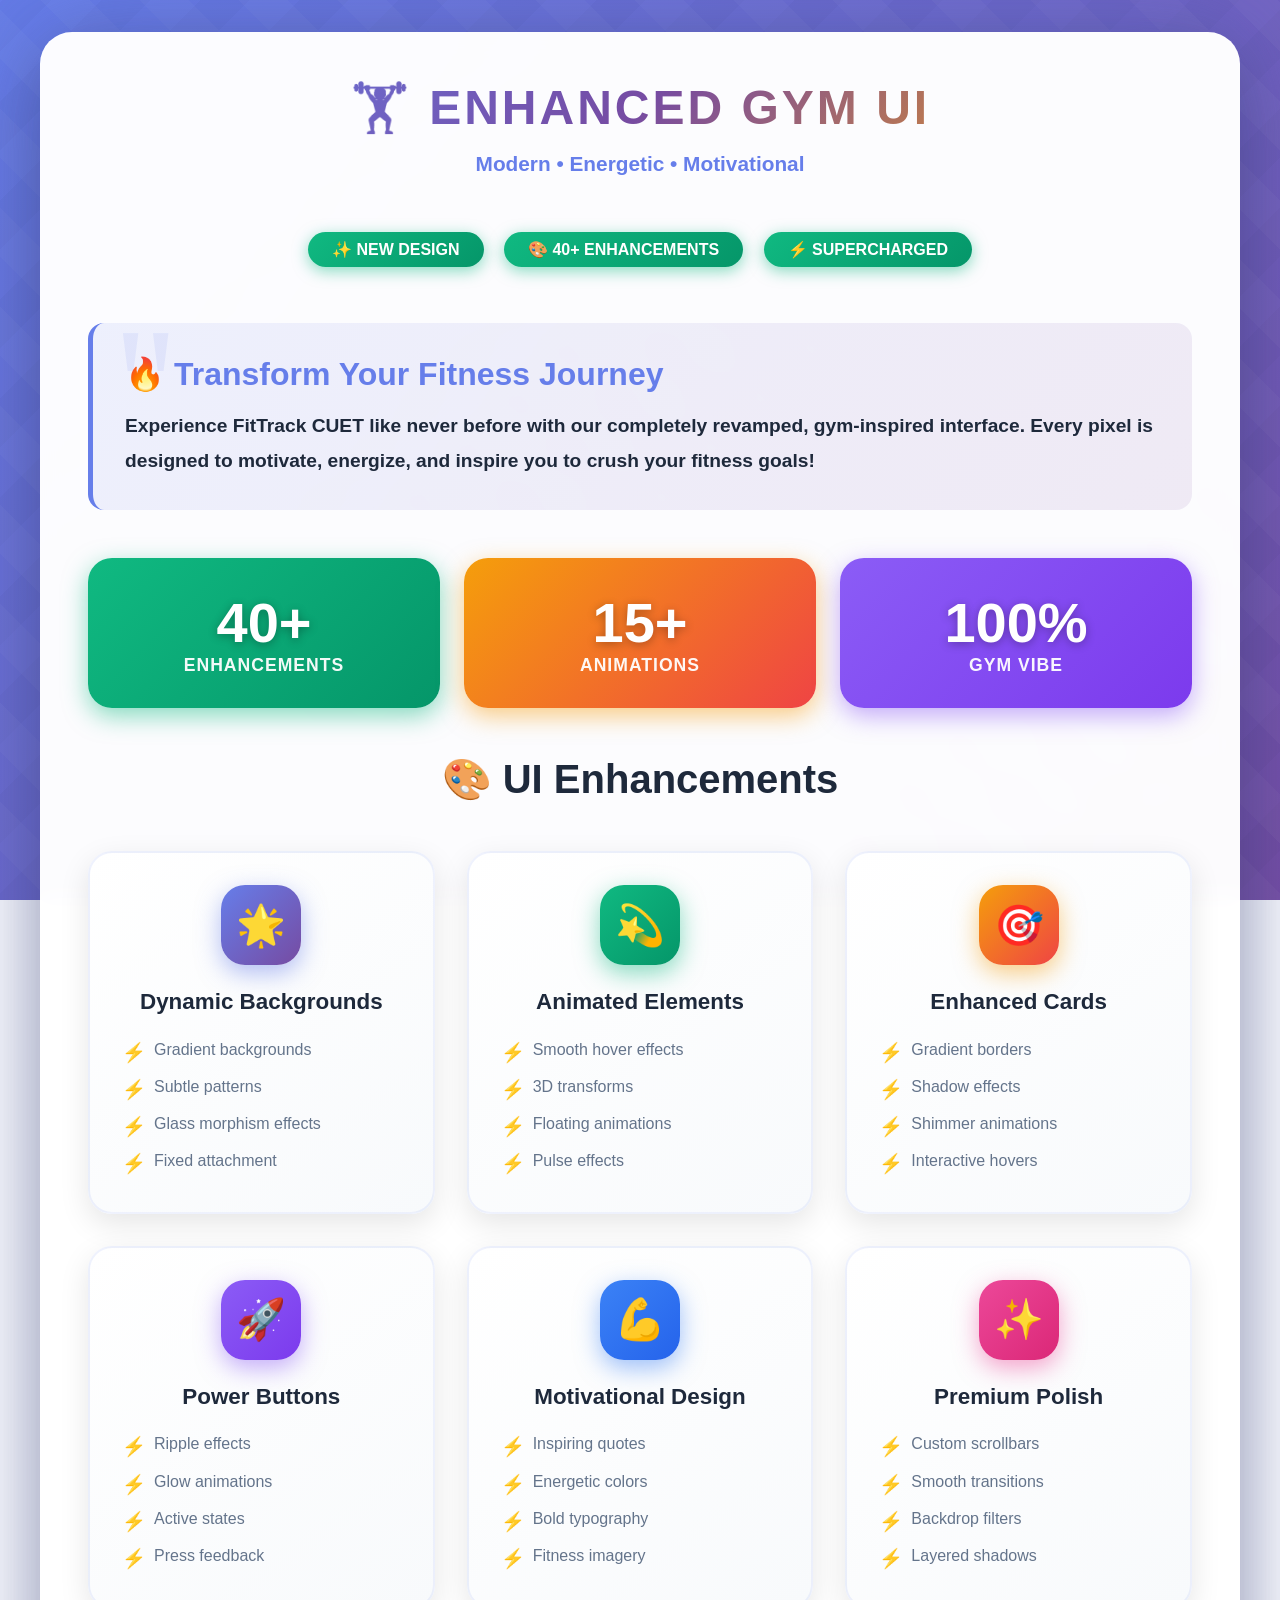
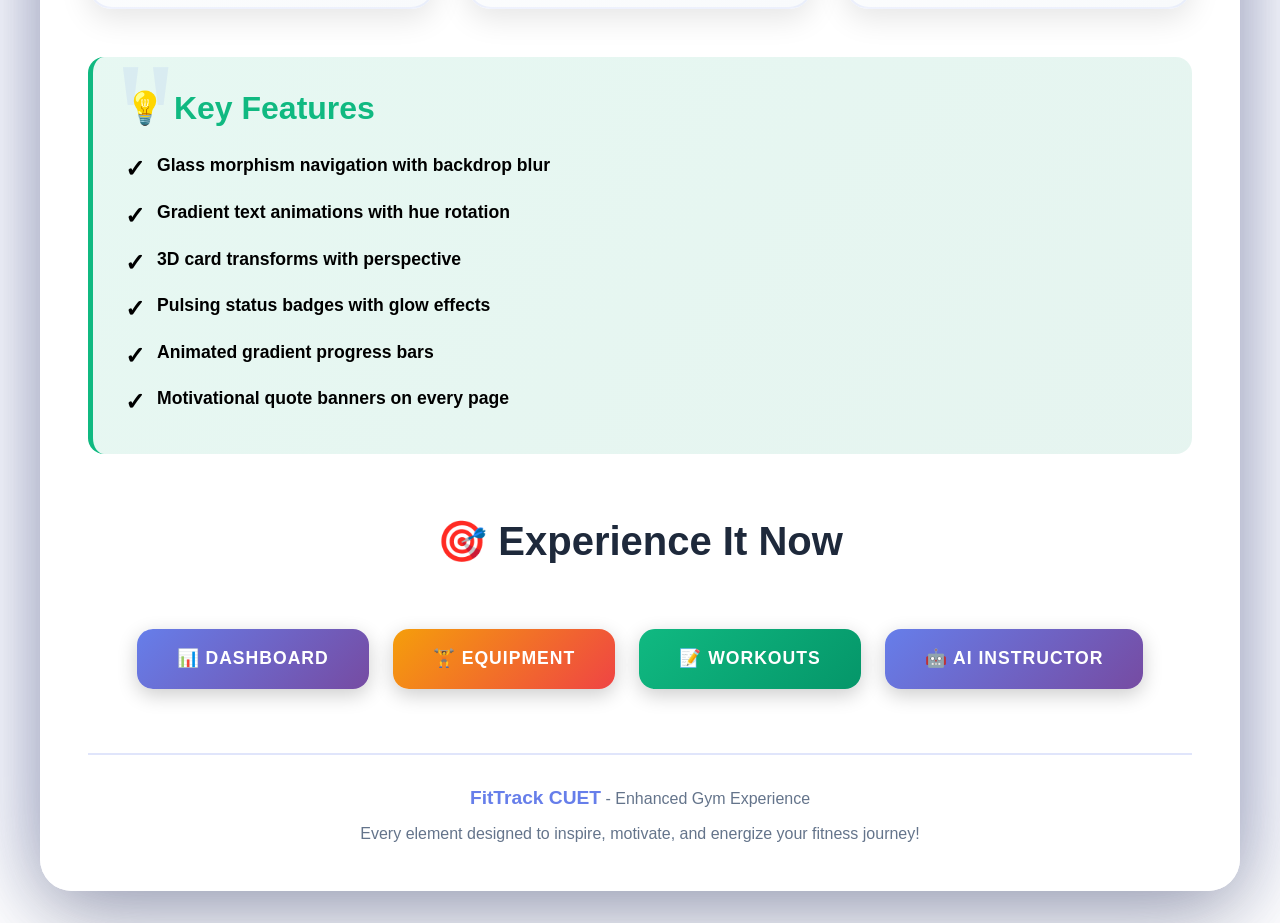
<file: enhanced-ui-showcase.html>
<!DOCTYPE html>
<html lang="en">
<head>
    <meta charset="UTF-8">
    <meta name="viewport" content="width=device-width, initial-scale=1.0">
    <title>Enhanced Gym UI - FitTrack CUET</title>
    <style>
        * {
            margin: 0;
            padding: 0;
            box-sizing: border-box;
        }
        
        body {
            font-family: -apple-system, BlinkMacSystemFont, 'Segoe UI', Roboto, sans-serif;
            background: linear-gradient(135deg, #667eea 0%, #764ba2 100%);
            background-attachment: fixed;
            padding: 2rem;
            position: relative;
        }
        
        body::before {
            content: '';
            position: fixed;
            top: 0;
            left: 0;
            width: 100%;
            height: 100%;
            background-image: 
                repeating-linear-gradient(45deg, transparent, transparent 35px, rgba(255,255,255,.03) 35px, rgba(255,255,255,.03) 70px),
                repeating-linear-gradient(-45deg, transparent, transparent 35px, rgba(0,0,0,.02) 35px, rgba(0,0,0,.02) 70px);
            pointer-events: none;
        }
        
        .container {
            max-width: 1200px;
            margin: 0 auto;
            background: rgba(255, 255, 255, 0.98);
            border-radius: 2rem;
            padding: 3rem;
            box-shadow: 0 20px 80px rgba(0, 0, 0, 0.3), 0 0 100px rgba(102, 126, 234, 0.4);
            position: relative;
            backdrop-filter: blur(10px);
        }
        
        h1 {
            font-size: 3rem;
            font-weight: 900;
            background: linear-gradient(135deg, #667eea 0%, #764ba2 50%, #f59e0b 100%);
            -webkit-background-clip: text;
            -webkit-text-fill-color: transparent;
            background-clip: text;
            text-align: center;
            margin-bottom: 1rem;
            text-transform: uppercase;
            letter-spacing: 3px;
            animation: shimmer 3s linear infinite;
        }
        
        @keyframes shimmer {
            0% { filter: hue-rotate(0deg); }
            100% { filter: hue-rotate(360deg); }
        }
        
        .subtitle {
            text-align: center;
            font-size: 1.3rem;
            color: #667eea;
            margin-bottom: 3rem;
            font-weight: 600;
        }
        
        .badge {
            display: inline-block;
            background: linear-gradient(135deg, #10b981 0%, #059669 100%);
            color: white;
            padding: 0.5rem 1.5rem;
            border-radius: 2rem;
            font-weight: 700;
            margin: 0.5rem;
            box-shadow: 0 4px 15px rgba(16, 185, 129, 0.5);
            animation: pulse 2s ease-in-out infinite;
        }
        
        @keyframes pulse {
            0%, 100% { transform: scale(1); }
            50% { transform: scale(1.05); }
        }
        
        .feature-grid {
            display: grid;
            grid-template-columns: repeat(auto-fit, minmax(280px, 1fr));
            gap: 2rem;
            margin: 3rem 0;
        }
        
        .feature-card {
            background: linear-gradient(145deg, #ffffff 0%, #f8fafc 100%);
            padding: 2rem;
            border-radius: 1.5rem;
            box-shadow: 0 10px 30px rgba(0, 0, 0, 0.1);
            border: 2px solid rgba(102, 126, 234, 0.1);
            transition: all 0.4s ease;
            position: relative;
            overflow: hidden;
        }
        
        .feature-card::before {
            content: '';
            position: absolute;
            top: 0;
            left: 0;
            right: 0;
            height: 5px;
            background: linear-gradient(90deg, #667eea, #764ba2, #f59e0b);
            transform: scaleX(0);
            transition: transform 0.4s ease;
        }
        
        .feature-card:hover::before {
            transform: scaleX(1);
        }
        
        .feature-card:hover {
            transform: translateY(-10px) scale(1.02);
            box-shadow: 0 20px 60px rgba(0, 0, 0, 0.2), 0 0 60px rgba(102, 126, 234, 0.3);
            border-color: rgba(102, 126, 234, 0.3);
        }
        
        .feature-icon {
            width: 80px;
            height: 80px;
            background: linear-gradient(135deg, #667eea 0%, #764ba2 100%);
            border-radius: 1.5rem;
            display: flex;
            align-items: center;
            justify-content: center;
            margin: 0 auto 1.5rem;
            font-size: 2.5rem;
            box-shadow: 0 8px 25px rgba(102, 126, 234, 0.5);
            animation: float 3s ease-in-out infinite;
        }
        
        @keyframes float {
            0%, 100% { transform: translateY(0px); }
            50% { transform: translateY(-15px); }
        }
        
        .feature-card h3 {
            color: #1e293b;
            font-size: 1.4rem;
            margin-bottom: 1rem;
            text-align: center;
            font-weight: 800;
        }
        
        .feature-card ul {
            list-style: none;
            padding: 0;
        }
        
        .feature-card li {
            padding: 0.6rem 0;
            padding-left: 2rem;
            position: relative;
            color: #64748b;
            font-weight: 500;
        }
        
        .feature-card li::before {
            content: "⚡";
            position: absolute;
            left: 0;
            font-size: 1.2rem;
        }
        
        .demo-buttons {
            display: flex;
            gap: 1.5rem;
            justify-content: center;
            flex-wrap: wrap;
            margin: 4rem 0;
        }
        
        .demo-btn {
            padding: 1.2rem 2.5rem;
            border: none;
            border-radius: 1rem;
            font-weight: 800;
            font-size: 1.1rem;
            cursor: pointer;
            text-decoration: none;
            text-transform: uppercase;
            letter-spacing: 1px;
            transition: all 0.4s ease;
            position: relative;
            overflow: hidden;
            box-shadow: 0 6px 20px rgba(0, 0, 0, 0.2);
        }
        
        .demo-btn::before {
            content: '';
            position: absolute;
            top: 50%;
            left: 50%;
            width: 0;
            height: 0;
            border-radius: 50%;
            background: rgba(255, 255, 255, 0.4);
            transform: translate(-50%, -50%);
            transition: width 0.6s, height 0.6s;
        }
        
        .demo-btn:hover::before {
            width: 400px;
            height: 400px;
        }
        
        .demo-btn:hover {
            transform: translateY(-5px);
            box-shadow: 0 12px 35px rgba(0, 0, 0, 0.3);
        }
        
        .btn-primary {
            background: linear-gradient(135deg, #667eea 0%, #764ba2 100%);
            color: white;
        }
        
        .btn-secondary {
            background: linear-gradient(135deg, #f59e0b 0%, #ef4444 100%);
            color: white;
        }
        
        .btn-success {
            background: linear-gradient(135deg, #10b981 0%, #059669 100%);
            color: white;
        }
        
        .highlight-box {
            background: linear-gradient(135deg, rgba(102, 126, 234, 0.1) 0%, rgba(118, 75, 162, 0.1) 100%);
            border-left: 5px solid #667eea;
            padding: 2rem;
            margin: 3rem 0;
            border-radius: 1rem;
            position: relative;
            overflow: hidden;
        }
        
        .highlight-box::before {
            content: '"';
            position: absolute;
            top: -30px;
            left: 20px;
            font-size: 10rem;
            color: rgba(102, 126, 234, 0.1);
            font-family: Georgia, serif;
        }
        
        .highlight-box h2 {
            color: #667eea;
            font-size: 2rem;
            margin-bottom: 1rem;
            font-weight: 900;
        }
        
        .highlight-box p {
            font-size: 1.2rem;
            color: #1e293b;
            font-weight: 600;
            line-height: 1.8;
            position: relative;
            z-index: 1;
        }
        
        .stats-grid {
            display: grid;
            grid-template-columns: repeat(auto-fit, minmax(200px, 1fr));
            gap: 1.5rem;
            margin: 3rem 0;
        }
        
        .stat-box {
            background: linear-gradient(135deg, #667eea 0%, #764ba2 100%);
            color: white;
            padding: 2rem;
            border-radius: 1.5rem;
            text-align: center;
            box-shadow: 0 8px 25px rgba(102, 126, 234, 0.5);
            animation: statPulse 2s ease-in-out infinite;
        }
        
        @keyframes statPulse {
            0%, 100% { transform: scale(1); }
            50% { transform: scale(1.05); }
        }
        
        .stat-number {
            font-size: 3.5rem;
            font-weight: 900;
            display: block;
            text-shadow: 0 2px 10px rgba(0, 0, 0, 0.3);
        }
        
        .stat-label {
            font-size: 1.1rem;
            opacity: 0.95;
            font-weight: 600;
            text-transform: uppercase;
            letter-spacing: 1px;
        }
        
        .footer-text {
            text-align: center;
            margin-top: 4rem;
            padding-top: 2rem;
            border-top: 2px solid rgba(102, 126, 234, 0.2);
            color: #64748b;
        }
        
        .footer-text strong {
            color: #667eea;
            font-size: 1.2rem;
        }
    </style>
</head>
<body>
    <div class="container">
        <h1>🏋️ Enhanced Gym UI</h1>
        <p class="subtitle">Modern • Energetic • Motivational</p>
        
        <div style="text-align: center; margin-bottom: 2rem;">
            <span class="badge">✨ NEW DESIGN</span>
            <span class="badge">🎨 40+ ENHANCEMENTS</span>
            <span class="badge">⚡ SUPERCHARGED</span>
        </div>
        
        <div class="highlight-box">
            <h2>🔥 Transform Your Fitness Journey</h2>
            <p>Experience FitTrack CUET like never before with our completely revamped, gym-inspired interface. Every pixel is designed to motivate, energize, and inspire you to crush your fitness goals!</p>
        </div>
        
        <div class="stats-grid">
            <div class="stat-box" style="background: linear-gradient(135deg, #10b981 0%, #059669 100%); box-shadow: 0 8px 25px rgba(16, 185, 129, 0.5);">
                <span class="stat-number">40+</span>
                <span class="stat-label">Enhancements</span>
            </div>
            <div class="stat-box" style="background: linear-gradient(135deg, #f59e0b 0%, #ef4444 100%); box-shadow: 0 8px 25px rgba(245, 158, 11, 0.5);">
                <span class="stat-number">15+</span>
                <span class="stat-label">Animations</span>
            </div>
            <div class="stat-box" style="background: linear-gradient(135deg, #8b5cf6 0%, #7c3aed 100%); box-shadow: 0 8px 25px rgba(139, 92, 246, 0.5);">
                <span class="stat-number">100%</span>
                <span class="stat-label">Gym Vibe</span>
            </div>
        </div>
        
        <h2 style="text-align: center; color: #1e293b; font-size: 2.5rem; margin: 3rem 0 2rem; font-weight: 900;">🎨 UI Enhancements</h2>
        
        <div class="feature-grid">
            <div class="feature-card">
                <div class="feature-icon">🌟</div>
                <h3>Dynamic Backgrounds</h3>
                <ul>
                    <li>Gradient backgrounds</li>
                    <li>Subtle patterns</li>
                    <li>Glass morphism effects</li>
                    <li>Fixed attachment</li>
                </ul>
            </div>
            
            <div class="feature-card">
                <div class="feature-icon" style="background: linear-gradient(135deg, #10b981 0%, #059669 100%); box-shadow: 0 8px 25px rgba(16, 185, 129, 0.5);">💫</div>
                <h3>Animated Elements</h3>
                <ul>
                    <li>Smooth hover effects</li>
                    <li>3D transforms</li>
                    <li>Floating animations</li>
                    <li>Pulse effects</li>
                </ul>
            </div>
            
            <div class="feature-card">
                <div class="feature-icon" style="background: linear-gradient(135deg, #f59e0b 0%, #ef4444 100%); box-shadow: 0 8px 25px rgba(245, 158, 11, 0.5);">🎯</div>
                <h3>Enhanced Cards</h3>
                <ul>
                    <li>Gradient borders</li>
                    <li>Shadow effects</li>
                    <li>Shimmer animations</li>
                    <li>Interactive hovers</li>
                </ul>
            </div>
            
            <div class="feature-card">
                <div class="feature-icon" style="background: linear-gradient(135deg, #8b5cf6 0%, #7c3aed 100%); box-shadow: 0 8px 25px rgba(139, 92, 246, 0.5);">🚀</div>
                <h3>Power Buttons</h3>
                <ul>
                    <li>Ripple effects</li>
                    <li>Glow animations</li>
                    <li>Active states</li>
                    <li>Press feedback</li>
                </ul>
            </div>
            
            <div class="feature-card">
                <div class="feature-icon" style="background: linear-gradient(135deg, #3b82f6 0%, #2563eb 100%); box-shadow: 0 8px 25px rgba(59, 130, 246, 0.5);">💪</div>
                <h3>Motivational Design</h3>
                <ul>
                    <li>Inspiring quotes</li>
                    <li>Energetic colors</li>
                    <li>Bold typography</li>
                    <li>Fitness imagery</li>
                </ul>
            </div>
            
            <div class="feature-card">
                <div class="feature-icon" style="background: linear-gradient(135deg, #ec4899 0%, #db2777 100%); box-shadow: 0 8px 25px rgba(236, 72, 153, 0.5);">✨</div>
                <h3>Premium Polish</h3>
                <ul>
                    <li>Custom scrollbars</li>
                    <li>Smooth transitions</li>
                    <li>Backdrop filters</li>
                    <li>Layered shadows</li>
                </ul>
            </div>
        </div>
        
        <div class="highlight-box" style="background: linear-gradient(135deg, rgba(16, 185, 129, 0.1) 0%, rgba(5, 150, 105, 0.1) 100%); border-left-color: #10b981;">
            <h2 style="color: #10b981;">💡 Key Features</h2>
            <ul style="list-style: none; padding: 0; font-size: 1.1rem;">
                <li style="padding: 0.8rem 0; padding-left: 2rem; position: relative; font-weight: 600;">
                    <span style="position: absolute; left: 0; font-size: 1.5rem;">✓</span>
                    Glass morphism navigation with backdrop blur
                </li>
                <li style="padding: 0.8rem 0; padding-left: 2rem; position: relative; font-weight: 600;">
                    <span style="position: absolute; left: 0; font-size: 1.5rem;">✓</span>
                    Gradient text animations with hue rotation
                </li>
                <li style="padding: 0.8rem 0; padding-left: 2rem; position: relative; font-weight: 600;">
                    <span style="position: absolute; left: 0; font-size: 1.5rem;">✓</span>
                    3D card transforms with perspective
                </li>
                <li style="padding: 0.8rem 0; padding-left: 2rem; position: relative; font-weight: 600;">
                    <span style="position: absolute; left: 0; font-size: 1.5rem;">✓</span>
                    Pulsing status badges with glow effects
                </li>
                <li style="padding: 0.8rem 0; padding-left: 2rem; position: relative; font-weight: 600;">
                    <span style="position: absolute; left: 0; font-size: 1.5rem;">✓</span>
                    Animated gradient progress bars
                </li>
                <li style="padding: 0.8rem 0; padding-left: 2rem; position: relative; font-weight: 600;">
                    <span style="position: absolute; left: 0; font-size: 1.5rem;">✓</span>
                    Motivational quote banners on every page
                </li>
            </ul>
        </div>
        
        <h2 style="text-align: center; color: #1e293b; font-size: 2.5rem; margin: 4rem 0 2rem; font-weight: 900;">🎯 Experience It Now</h2>
        
        <div class="demo-buttons">
            <a href="dashboard.html" class="demo-btn btn-primary">
                📊 Dashboard
            </a>
            <a href="equipment.html" class="demo-btn btn-secondary">
                🏋️ Equipment
            </a>
            <a href="workout-history.html" class="demo-btn btn-success">
                📝 Workouts
            </a>
            <a href="ai-instructor.html" class="demo-btn btn-primary">
                🤖 AI Instructor
            </a>
        </div>
        
        <div class="footer-text">
            <p><strong>FitTrack CUET</strong> - Enhanced Gym Experience</p>
            <p style="margin-top: 1rem;">Every element designed to inspire, motivate, and energize your fitness journey!</p>
        </div>
    </div>
</body>
</html>
</file>
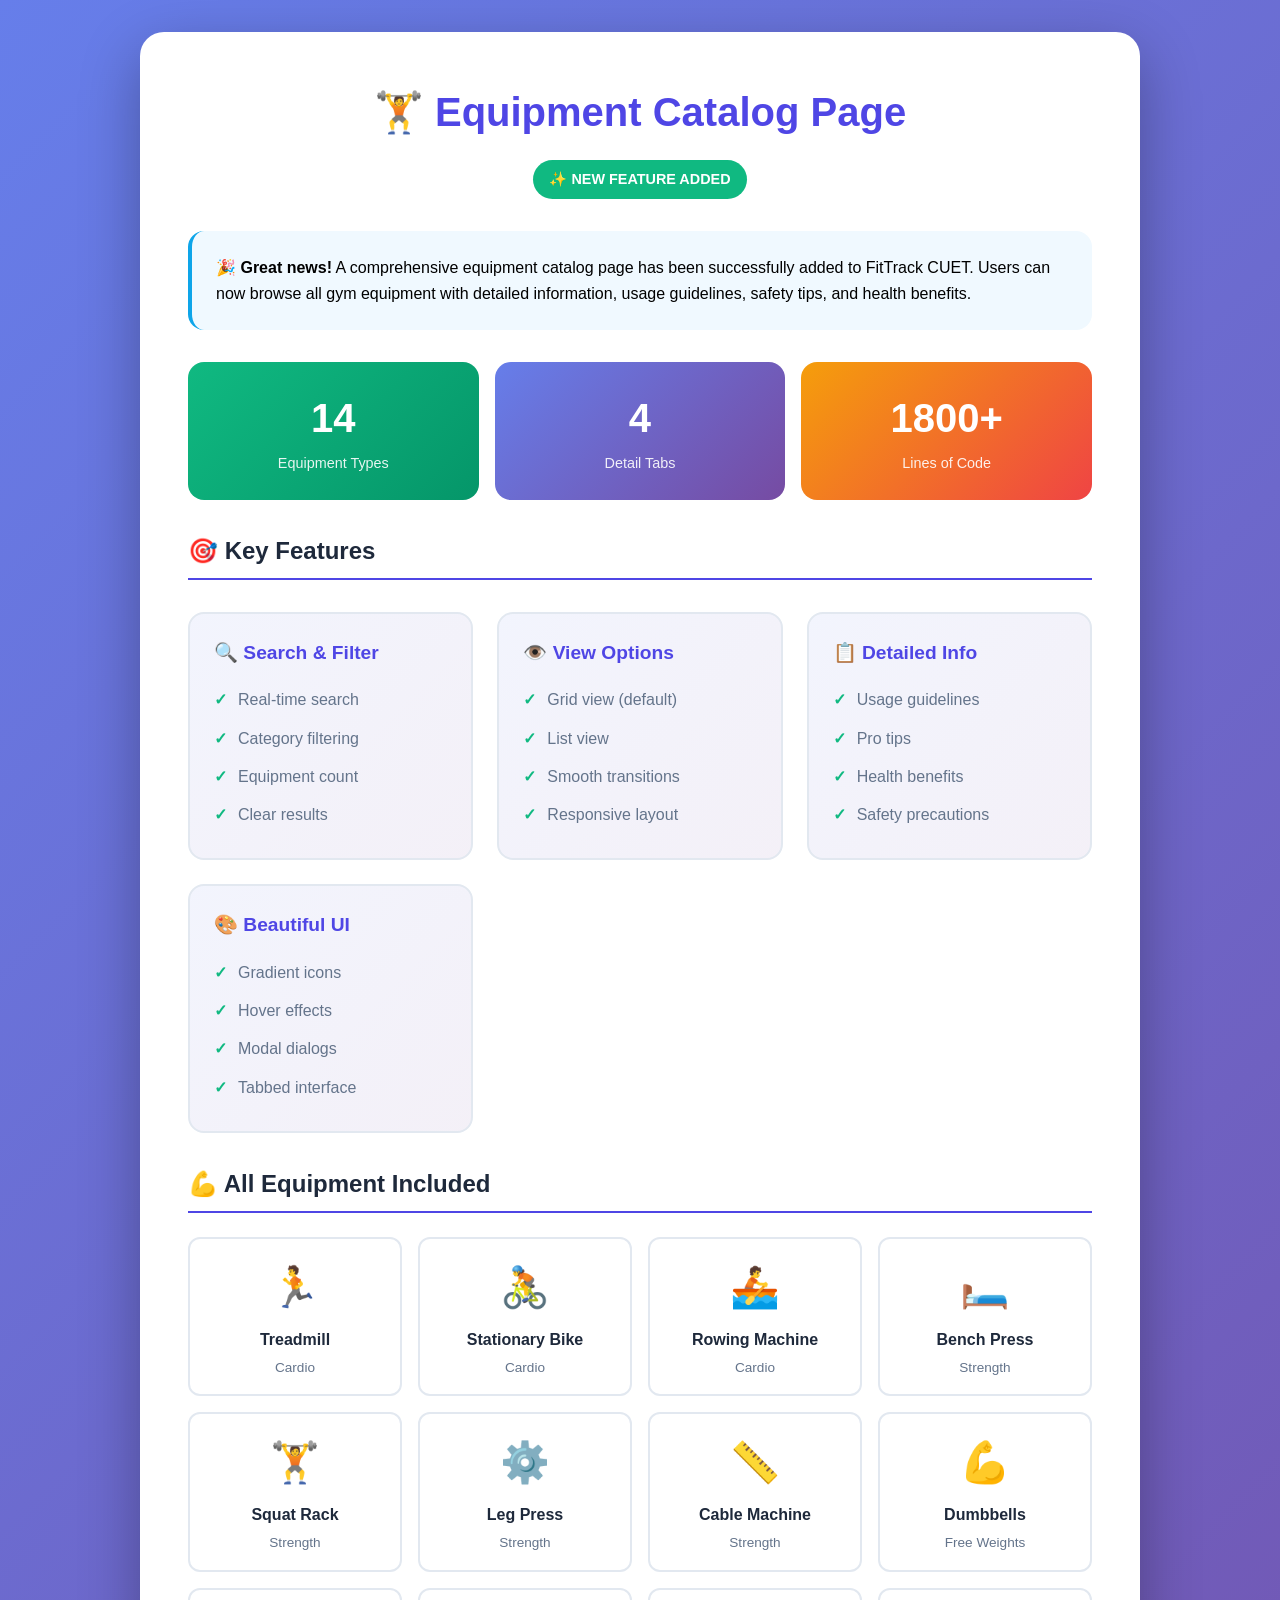
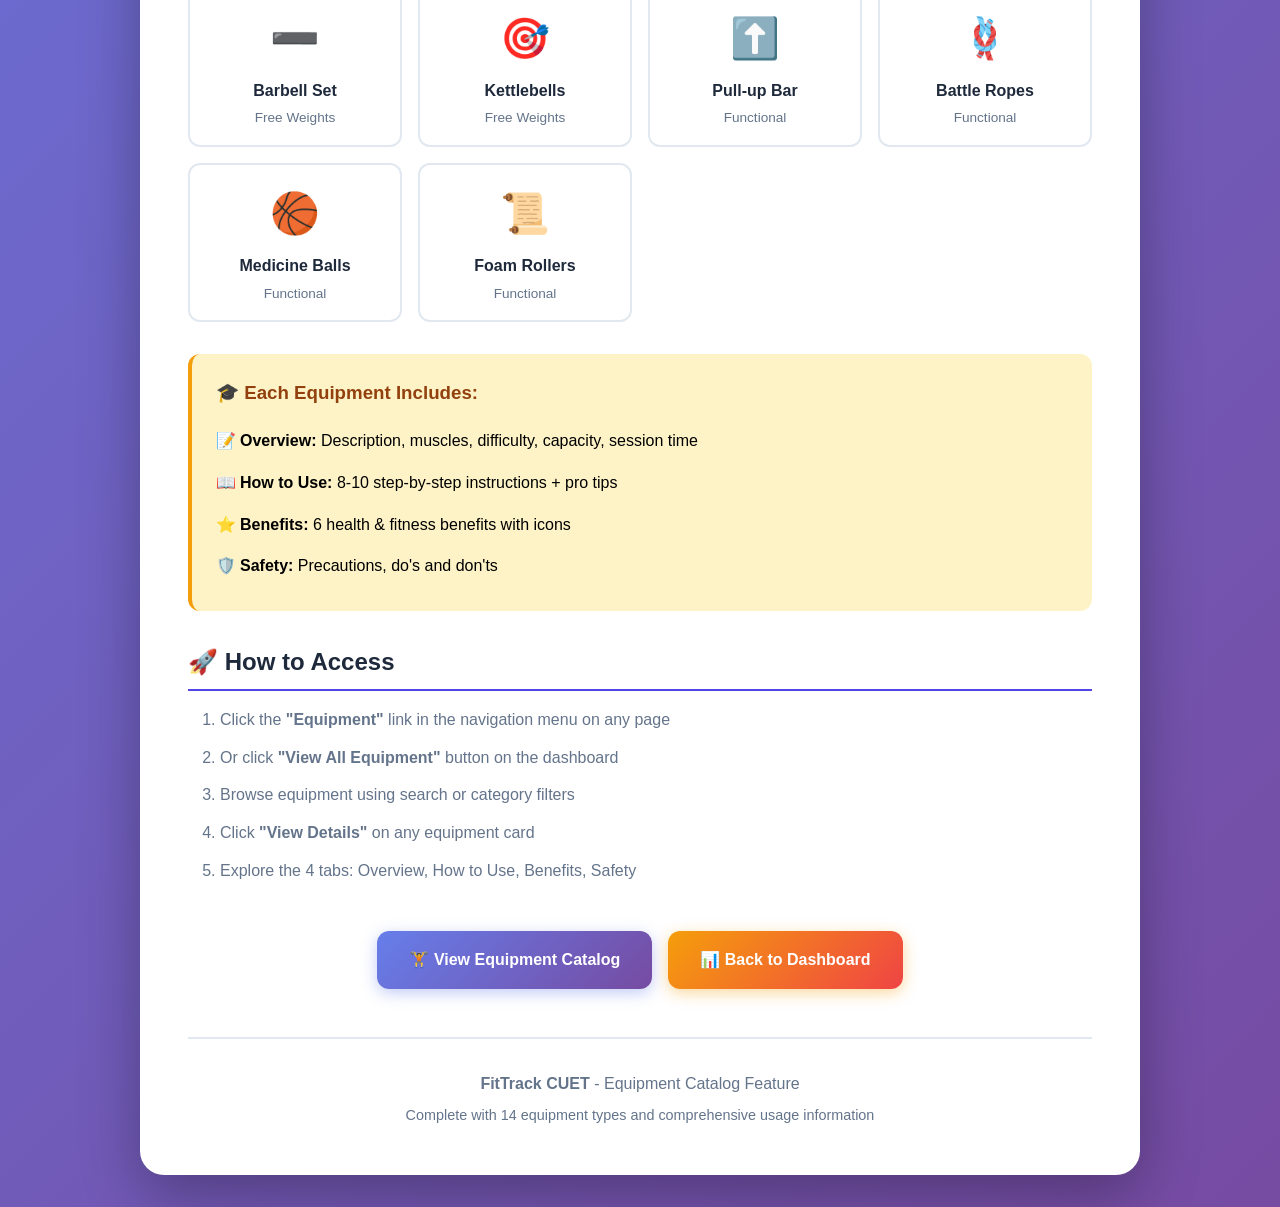
<file: equipment-guide.html>
<!DOCTYPE html>
<html lang="en">
<head>
    <meta charset="UTF-8">
    <meta name="viewport" content="width=device-width, initial-scale=1.0">
    <title>Equipment Page - Quick Guide</title>
    <style>
        * {
            margin: 0;
            padding: 0;
            box-sizing: border-box;
        }
        
        body {
            font-family: -apple-system, BlinkMacSystemFont, 'Segoe UI', Roboto, sans-serif;
            line-height: 1.6;
            background: linear-gradient(135deg, #667eea 0%, #764ba2 100%);
            padding: 2rem;
            min-height: 100vh;
        }
        
        .container {
            max-width: 1000px;
            margin: 0 auto;
            background: white;
            padding: 3rem;
            border-radius: 1.5rem;
            box-shadow: 0 20px 60px rgba(0,0,0,0.3);
        }
        
        h1 {
            color: #4f46e5;
            margin-bottom: 1rem;
            font-size: 2.5rem;
            text-align: center;
        }
        
        .badge {
            display: inline-block;
            background: #10b981;
            color: white;
            padding: 0.5rem 1rem;
            border-radius: 2rem;
            font-weight: 600;
            margin-bottom: 2rem;
            font-size: 0.9rem;
        }
        
        .intro {
            background: #f0f9ff;
            padding: 1.5rem;
            border-radius: 1rem;
            margin-bottom: 2rem;
            border-left: 4px solid #0ea5e9;
        }
        
        h2 {
            color: #1e293b;
            margin: 2rem 0 1rem;
            padding-bottom: 0.5rem;
            border-bottom: 2px solid #4f46e5;
        }
        
        .feature-grid {
            display: grid;
            grid-template-columns: repeat(auto-fit, minmax(250px, 1fr));
            gap: 1.5rem;
            margin: 2rem 0;
        }
        
        .feature-card {
            background: linear-gradient(135deg, #667eea15 0%, #764ba215 100%);
            padding: 1.5rem;
            border-radius: 1rem;
            border: 2px solid #e2e8f0;
            transition: all 0.3s;
        }
        
        .feature-card:hover {
            transform: translateY(-5px);
            box-shadow: 0 10px 30px rgba(102, 126, 234, 0.2);
            border-color: #667eea;
        }
        
        .feature-card h3 {
            color: #4f46e5;
            margin-bottom: 0.75rem;
            font-size: 1.2rem;
        }
        
        .feature-card ul {
            list-style: none;
            padding: 0;
        }
        
        .feature-card li {
            padding: 0.4rem 0;
            padding-left: 1.5rem;
            position: relative;
            color: #64748b;
        }
        
        .feature-card li:before {
            content: "✓";
            position: absolute;
            left: 0;
            color: #10b981;
            font-weight: bold;
        }
        
        .equipment-list {
            display: grid;
            grid-template-columns: repeat(auto-fill, minmax(200px, 1fr));
            gap: 1rem;
            margin: 1.5rem 0;
        }
        
        .equipment-item {
            background: white;
            padding: 1rem;
            border-radius: 0.75rem;
            border: 2px solid #e2e8f0;
            text-align: center;
            transition: all 0.3s;
        }
        
        .equipment-item:hover {
            border-color: #4f46e5;
            transform: scale(1.05);
        }
        
        .equipment-icon {
            font-size: 2.5rem;
            margin-bottom: 0.5rem;
        }
        
        .equipment-name {
            font-weight: 600;
            color: #1e293b;
        }
        
        .equipment-category {
            font-size: 0.85rem;
            color: #64748b;
            margin-top: 0.25rem;
        }
        
        .btn-container {
            display: flex;
            justify-content: center;
            gap: 1rem;
            margin: 3rem 0;
            flex-wrap: wrap;
        }
        
        .btn {
            display: inline-block;
            padding: 1rem 2rem;
            background: linear-gradient(135deg, #667eea 0%, #764ba2 100%);
            color: white;
            text-decoration: none;
            border-radius: 0.75rem;
            font-weight: 600;
            transition: all 0.3s;
            box-shadow: 0 4px 15px rgba(102, 126, 234, 0.4);
        }
        
        .btn:hover {
            transform: translateY(-3px);
            box-shadow: 0 8px 25px rgba(102, 126, 234, 0.6);
        }
        
        .btn-secondary {
            background: linear-gradient(135deg, #f59e0b 0%, #ef4444 100%);
            box-shadow: 0 4px 15px rgba(245, 158, 11, 0.4);
        }
        
        .btn-secondary:hover {
            box-shadow: 0 8px 25px rgba(245, 158, 11, 0.6);
        }
        
        .highlight {
            background: #fef3c7;
            padding: 1.5rem;
            border-radius: 0.75rem;
            border-left: 4px solid #f59e0b;
            margin: 2rem 0;
        }
        
        .highlight h3 {
            color: #92400e;
            margin-bottom: 0.75rem;
        }
        
        .stats {
            display: grid;
            grid-template-columns: repeat(auto-fit, minmax(150px, 1fr));
            gap: 1rem;
            margin: 2rem 0;
        }
        
        .stat-box {
            background: linear-gradient(135deg, #10b981 0%, #059669 100%);
            color: white;
            padding: 1.5rem;
            border-radius: 1rem;
            text-align: center;
        }
        
        .stat-number {
            font-size: 2.5rem;
            font-weight: bold;
            display: block;
        }
        
        .stat-label {
            font-size: 0.9rem;
            opacity: 0.9;
        }
    </style>
</head>
<body>
    <div class="container">
        <h1>🏋️ Equipment Catalog Page</h1>
        <div style="text-align: center;">
            <span class="badge">✨ NEW FEATURE ADDED</span>
        </div>
        
        <div class="intro">
            <p><strong>🎉 Great news!</strong> A comprehensive equipment catalog page has been successfully added to FitTrack CUET. Users can now browse all gym equipment with detailed information, usage guidelines, safety tips, and health benefits.</p>
        </div>

        <div class="stats">
            <div class="stat-box">
                <span class="stat-number">14</span>
                <span class="stat-label">Equipment Types</span>
            </div>
            <div class="stat-box" style="background: linear-gradient(135deg, #667eea 0%, #764ba2 100%);">
                <span class="stat-number">4</span>
                <span class="stat-label">Detail Tabs</span>
            </div>
            <div class="stat-box" style="background: linear-gradient(135deg, #f59e0b 0%, #ef4444 100%);">
                <span class="stat-number">1800+</span>
                <span class="stat-label">Lines of Code</span>
            </div>
        </div>

        <h2>🎯 Key Features</h2>
        <div class="feature-grid">
            <div class="feature-card">
                <h3>🔍 Search & Filter</h3>
                <ul>
                    <li>Real-time search</li>
                    <li>Category filtering</li>
                    <li>Equipment count</li>
                    <li>Clear results</li>
                </ul>
            </div>
            
            <div class="feature-card">
                <h3>👁️ View Options</h3>
                <ul>
                    <li>Grid view (default)</li>
                    <li>List view</li>
                    <li>Smooth transitions</li>
                    <li>Responsive layout</li>
                </ul>
            </div>
            
            <div class="feature-card">
                <h3>📋 Detailed Info</h3>
                <ul>
                    <li>Usage guidelines</li>
                    <li>Pro tips</li>
                    <li>Health benefits</li>
                    <li>Safety precautions</li>
                </ul>
            </div>
            
            <div class="feature-card">
                <h3>🎨 Beautiful UI</h3>
                <ul>
                    <li>Gradient icons</li>
                    <li>Hover effects</li>
                    <li>Modal dialogs</li>
                    <li>Tabbed interface</li>
                </ul>
            </div>
        </div>

        <h2>💪 All Equipment Included</h2>
        <div class="equipment-list">
            <div class="equipment-item">
                <div class="equipment-icon">🏃</div>
                <div class="equipment-name">Treadmill</div>
                <div class="equipment-category">Cardio</div>
            </div>
            <div class="equipment-item">
                <div class="equipment-icon">🚴</div>
                <div class="equipment-name">Stationary Bike</div>
                <div class="equipment-category">Cardio</div>
            </div>
            <div class="equipment-item">
                <div class="equipment-icon">🚣</div>
                <div class="equipment-name">Rowing Machine</div>
                <div class="equipment-category">Cardio</div>
            </div>
            <div class="equipment-item">
                <div class="equipment-icon">🛏️</div>
                <div class="equipment-name">Bench Press</div>
                <div class="equipment-category">Strength</div>
            </div>
            <div class="equipment-item">
                <div class="equipment-icon">🏋️</div>
                <div class="equipment-name">Squat Rack</div>
                <div class="equipment-category">Strength</div>
            </div>
            <div class="equipment-item">
                <div class="equipment-icon">⚙️</div>
                <div class="equipment-name">Leg Press</div>
                <div class="equipment-category">Strength</div>
            </div>
            <div class="equipment-item">
                <div class="equipment-icon">📏</div>
                <div class="equipment-name">Cable Machine</div>
                <div class="equipment-category">Strength</div>
            </div>
            <div class="equipment-item">
                <div class="equipment-icon">💪</div>
                <div class="equipment-name">Dumbbells</div>
                <div class="equipment-category">Free Weights</div>
            </div>
            <div class="equipment-item">
                <div class="equipment-icon">➖</div>
                <div class="equipment-name">Barbell Set</div>
                <div class="equipment-category">Free Weights</div>
            </div>
            <div class="equipment-item">
                <div class="equipment-icon">🎯</div>
                <div class="equipment-name">Kettlebells</div>
                <div class="equipment-category">Free Weights</div>
            </div>
            <div class="equipment-item">
                <div class="equipment-icon">⬆️</div>
                <div class="equipment-name">Pull-up Bar</div>
                <div class="equipment-category">Functional</div>
            </div>
            <div class="equipment-item">
                <div class="equipment-icon">🪢</div>
                <div class="equipment-name">Battle Ropes</div>
                <div class="equipment-category">Functional</div>
            </div>
            <div class="equipment-item">
                <div class="equipment-icon">🏀</div>
                <div class="equipment-name">Medicine Balls</div>
                <div class="equipment-category">Functional</div>
            </div>
            <div class="equipment-item">
                <div class="equipment-icon">📜</div>
                <div class="equipment-name">Foam Rollers</div>
                <div class="equipment-category">Functional</div>
            </div>
        </div>

        <div class="highlight">
            <h3>🎓 Each Equipment Includes:</h3>
            <ul style="list-style: none; padding: 0;">
                <li style="padding: 0.5rem 0; padding-left: 1.5rem; position: relative;">
                    <span style="position: absolute; left: 0; color: #f59e0b;">📝</span>
                    <strong>Overview:</strong> Description, muscles, difficulty, capacity, session time
                </li>
                <li style="padding: 0.5rem 0; padding-left: 1.5rem; position: relative;">
                    <span style="position: absolute; left: 0; color: #f59e0b;">📖</span>
                    <strong>How to Use:</strong> 8-10 step-by-step instructions + pro tips
                </li>
                <li style="padding: 0.5rem 0; padding-left: 1.5rem; position: relative;">
                    <span style="position: absolute; left: 0; color: #f59e0b;">⭐</span>
                    <strong>Benefits:</strong> 6 health & fitness benefits with icons
                </li>
                <li style="padding: 0.5rem 0; padding-left: 1.5rem; position: relative;">
                    <span style="position: absolute; left: 0; color: #f59e0b;">🛡️</span>
                    <strong>Safety:</strong> Precautions, do's and don'ts
                </li>
            </ul>
        </div>

        <h2>🚀 How to Access</h2>
        <ol style="padding-left: 2rem; color: #64748b;">
            <li style="margin-bottom: 0.75rem;">Click the <strong>"Equipment"</strong> link in the navigation menu on any page</li>
            <li style="margin-bottom: 0.75rem;">Or click <strong>"View All Equipment"</strong> button on the dashboard</li>
            <li style="margin-bottom: 0.75rem;">Browse equipment using search or category filters</li>
            <li style="margin-bottom: 0.75rem;">Click <strong>"View Details"</strong> on any equipment card</li>
            <li style="margin-bottom: 0.75rem;">Explore the 4 tabs: Overview, How to Use, Benefits, Safety</li>
        </ol>

        <div class="btn-container">
            <a href="equipment.html" class="btn">
                🏋️ View Equipment Catalog
            </a>
            <a href="dashboard.html" class="btn btn-secondary">
                📊 Back to Dashboard
            </a>
        </div>

        <div style="margin-top: 3rem; padding-top: 2rem; border-top: 2px solid #e2e8f0; text-align: center; color: #64748b;">
            <p><strong>FitTrack CUET</strong> - Equipment Catalog Feature</p>
            <p style="margin-top: 0.5rem; font-size: 0.9rem;">Complete with 14 equipment types and comprehensive usage information</p>
        </div>
    </div>
</body>
</html>
</file>
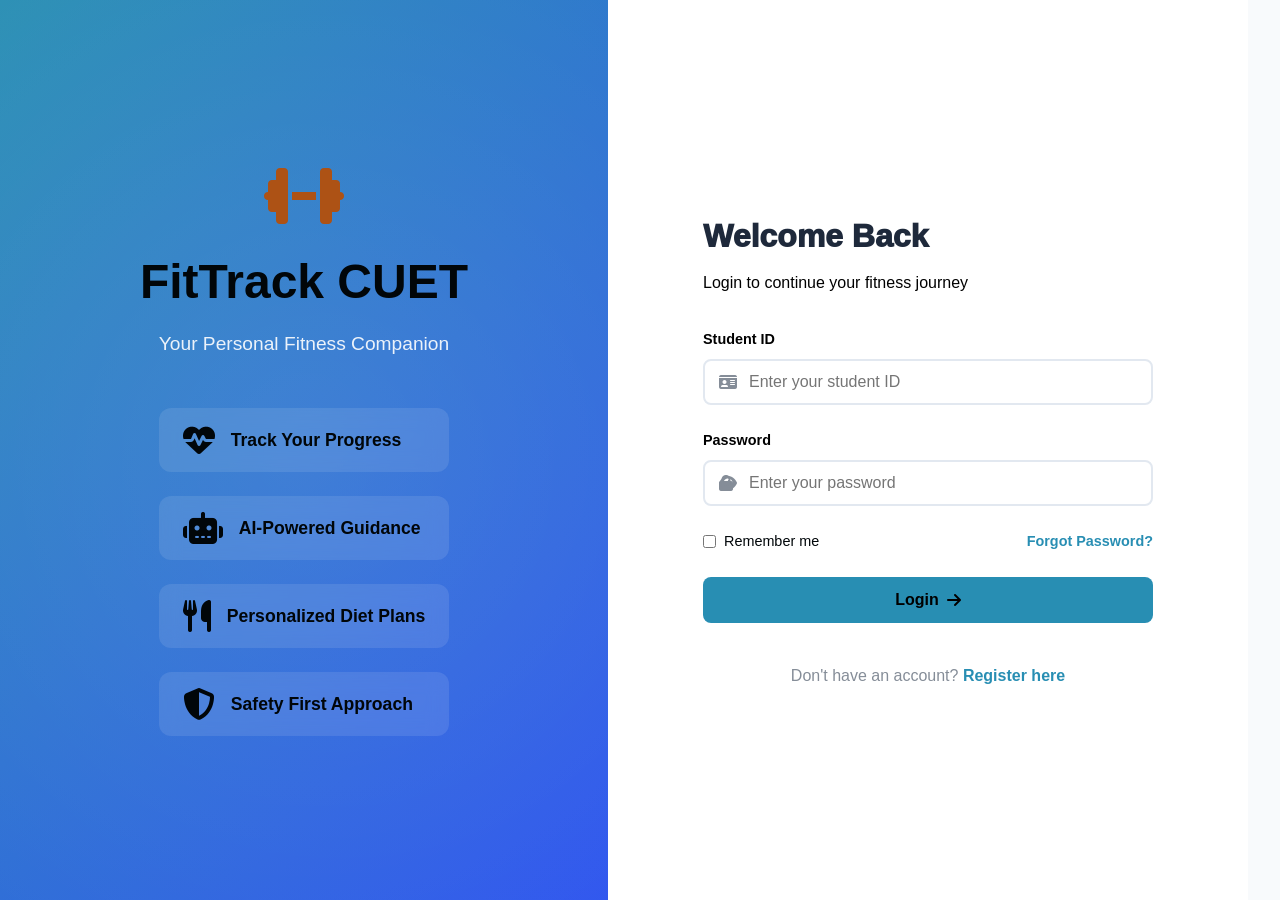
<file: equipment.html>
<!DOCTYPE html>
<html lang="en">
<head>
    <meta charset="UTF-8">
    <meta name="viewport" content="width=device-width, initial-scale=1.0">
    <title>Equipment Catalog - FitTrack CUET</title>
    <link rel="stylesheet" href="css/style.css">
    <link rel="stylesheet" href="css/pages.css">
    <link rel="stylesheet" href="css/additional.css">
    <link rel="stylesheet" href="css/responsive.css">
    <link rel="stylesheet" href="css/gym-theme.css">
    <link rel="stylesheet" href="https://cdnjs.cloudflare.com/ajax/libs/font-awesome/6.4.0/css/all.min.css">
</head>
<body>
    <!-- Skip Navigation for Accessibility -->
    <a href="#main-content" class="sr-only">Skip to main content</a>

    <!-- Site Header -->
    <header class="site-header" role="banner">
        <nav class="navbar" role="navigation" aria-label="Main navigation">
            <div class="nav-container container">
                <!-- Brand Logo -->
                <a href="dashboard.html" class="nav-brand" aria-label="FitTrack CUET Home">
                    <i class="fas fa-dumbbell" aria-hidden="true"></i>
                    <span>FitTrack CUET</span>
                </a>
                
                <!-- Mobile Menu Toggle -->
                <button 
                    class="nav-toggle" 
                    id="navToggle" 
                    type="button"
                    aria-expanded="false" 
                    aria-controls="navMenu"
                    aria-label="Toggle navigation menu"
                >
                    <span></span>
                    <span></span>
                    <span></span>
                </button>
                
                <!-- Main Navigation Menu -->
                <ul class="nav-menu" id="navMenu" role="menubar">
                    <li role="none">
                        <a href="dashboard.html" role="menuitem">
                            <i class="fas fa-home" aria-hidden="true"></i>
                            <span>Dashboard</span>
                        </a>
                    </li>
                    <li role="none">
                        <a href="equipment.html" class="active" role="menuitem" aria-current="page">
                            <i class="fas fa-dumbbell" aria-hidden="true"></i>
                            <span>Equipment</span>
                        </a>
                    </li>
                    <li role="none">
                        <a href="workout-history.html" role="menuitem">
                            <i class="fas fa-history" aria-hidden="true"></i>
                            <span>Workout</span>
                        </a>
                    </li>
                    <li role="none">
                        <a href="ai-instructor.html" role="menuitem">
                            <i class="fas fa-robot" aria-hidden="true"></i>
                            <span>AI Instructor</span>
                        </a>
                    </li>
                    <li role="none">
                        <a href="diet-plan.html" role="menuitem">
                            <i class="fas fa-utensils" aria-hidden="true"></i>
                            <span>Diet Plan</span>
                        </a>
                    </li>
                    <li role="none">
                        <a href="medical-profile.html" role="menuitem">
                            <i class="fas fa-user-md" aria-hidden="true"></i>
                            <span>Medical Profile</span>
                        </a>
                    </li>
                    <li role="none">
                        <a href="rules-safety.html" role="menuitem">
                            <i class="fas fa-shield-alt" aria-hidden="true"></i>
                            <span>Rules & Safety</span>
                        </a>
                    </li>
                </ul>
                
                <div class="nav-user">
                    <div class="notification-icon">
                        <i class="fas fa-bell"></i>
                        <span class="notification-badge">3</span>
                    </div>
                    <div class="user-dropdown">
                        <img src="https://ui-avatars.com/api/?name=Student&background=4f46e5&color=fff" alt="User">
                        <span class="user-name">Student</span>
                        <i class="fas fa-chevron-down"></i>
                        <div class="dropdown-menu">
                            <a href="profile.html"><i class="fas fa-user"></i> Profile</a>
                            <a href="settings.html"><i class="fas fa-cog"></i> Settings</a>
                            <a href="index.html" id="logoutBtn"><i class="fas fa-sign-out-alt"></i> Logout</a>
                        </div>
                    </div>
                </div>
            </div>
        </nav>
    </header>

    <!-- Main Content -->
    <main class="main-content">
        <div class="container">
            <!-- Motivational Banner -->
            <div class="motivational-banner">
                <p>"Master your equipment, master your body. Knowledge is the first step to transformation!"</p>
            </div>

            <!-- Page Header -->
            <div class="page-header">
                <div>
                    <h1><i class="fas fa-dumbbell"></i> Equipment Catalog</h1>
                    <p>Browse our comprehensive collection of gym equipment with detailed usage guidelines</p>
                </div>
            </div>

            <!-- Search and Filter Section -->
            <div class="equipment-filters">
                <div class="search-box">
                    <i class="fas fa-search"></i>
                    <input type="text" id="equipmentSearch" placeholder="Search equipment by name...">
                </div>
                
                <div class="filter-buttons">
                    <button class="filter-btn active" data-category="all">
                        <i class="fas fa-th"></i> All Equipment
                    </button>
                    <button class="filter-btn" data-category="cardio">
                        <i class="fas fa-heartbeat"></i> Cardio
                    </button>
                    <button class="filter-btn" data-category="strength">
                        <i class="fas fa-dumbbell"></i> Strength
                    </button>
                    <button class="filter-btn" data-category="free-weights">
                        <i class="fas fa-weight"></i> Free Weights
                    </button>
                    <button class="filter-btn" data-category="functional">
                        <i class="fas fa-running"></i> Functional
                    </button>
                </div>

                <div class="view-toggle">
                    <button class="view-btn active" data-view="grid">
                        <i class="fas fa-th-large"></i>
                    </button>
                    <button class="view-btn" data-view="list">
                        <i class="fas fa-list"></i>
                    </button>
                </div>
            </div>

            <!-- Equipment Count -->
            <div class="equipment-count">
                <p>Showing All equipment(s)</p>
            </div>

            <!-- Equipment Grid -->
            <div class="equipment-catalog" id="equipmentCatalog">
                <!-- Equipment cards will be inserted here by JavaScript -->
            </div>
        </div>
    </main>

    <!-- Equipment Detail Modal -->
    <div class="modal" id="equipmentDetailModal">
        <div class="modal-content modal-large">
            <button class="modal-close" id="closeDetailModal">
                <i class="fas fa-times"></i>
            </button>
            
            <div class="equipment-detail-container">
                <!-- Equipment Header -->
                <div class="equipment-detail-header">
                    <div class="equipment-detail-icon" id="detailIcon">
                        <i class="fas fa-dumbbell"></i>
                    </div>
                    <div class="equipment-detail-title">
                        <h2 id="detailName">Equipment Name</h2>
                        <div class="equipment-detail-meta">
                            <span class="equipment-category-badge" id="detailCategory">Category</span>
                            <span class="equipment-status-badge" id="detailStatus">Available</span>
                        </div>
                    </div>
                </div>

                <!-- Equipment Info Tabs -->
                <div class="equipment-tabs">
                    <button class="equipment-tab active" data-tab="overview">
                        <i class="fas fa-info-circle"></i> Overview
                    </button>
                    <button class="equipment-tab" data-tab="guidelines">
                        <i class="fas fa-book"></i> How to Use
                    </button>
                    <button class="equipment-tab" data-tab="benefits">
                        <i class="fas fa-star"></i> Benefits
                    </button>
                    <button class="equipment-tab" data-tab="safety">
                        <i class="fas fa-shield-alt"></i> Safety Tips
                    </button>
                </div>

                <!-- Tab Content -->
                <div class="equipment-tab-content">
                    <!-- Overview Tab -->
                    <div class="tab-pane active" id="overviewTab">
                        <div class="equipment-overview">
                            <div class="overview-section">
                                <h3><i class="fas fa-align-left"></i> Description</h3>
                                <p id="detailDescription">Equipment description goes here.</p>
                            </div>
                            
                            <div class="overview-grid">
                                <div class="overview-item">
                                    <i class="fas fa-bullseye"></i>
                                    <div>
                                        <strong>Primary Muscle Groups</strong>
                                        <p id="detailMuscles">Muscle groups</p>
                                    </div>
                                </div>
                                <div class="overview-item">
                                    <i class="fas fa-layer-group"></i>
                                    <div>
                                        <strong>Difficulty Level</strong>
                                        <p id="detailDifficulty">Beginner</p>
                                    </div>
                                </div>
                                <div class="overview-item">
                                    <i class="fas fa-users"></i>
                                    <div>
                                        <strong>Capacity</strong>
                                        <p id="detailCapacity">1 person</p>
                                    </div>
                                </div>
                                <div class="overview-item">
                                    <i class="fas fa-clock"></i>
                                    <div>
                                        <strong>Avg. Session Time</strong>
                                        <p id="detailSessionTime">15-30 mins</p>
                                    </div>
                                </div>
                            </div>
                        </div>
                    </div>

                    <!-- Guidelines Tab -->
                    <div class="tab-pane" id="guidelinesTab">
                        <div class="guidelines-content">
                            <h3><i class="fas fa-list-ol"></i> Step-by-Step Instructions</h3>
                            <div class="guidelines-steps" id="detailGuidelines">
                                <!-- Steps will be inserted here -->
                            </div>
                            
                            <div class="guidelines-tips">
                                <h4><i class="fas fa-lightbulb"></i> Pro Tips</h4>
                                <ul id="detailProTips">
                                    <!-- Tips will be inserted here -->
                                </ul>
                            </div>
                        </div>
                    </div>

                    <!-- Benefits Tab -->
                    <div class="tab-pane" id="benefitsTab">
                        <div class="benefits-content">
                            <h3><i class="fas fa-heart"></i> Health & Fitness Benefits</h3>
                            <div class="benefits-grid" id="detailBenefits">
                                <!-- Benefits will be inserted here -->
                            </div>
                        </div>
                    </div>

                    <!-- Safety Tab -->
                    <div class="tab-pane" id="safetyTab">
                        <div class="safety-content">
                            <div class="safety-warnings">
                                <h3><i class="fas fa-exclamation-triangle"></i> Safety Precautions</h3>
                                <ul id="detailSafety">
                                    <!-- Safety tips will be inserted here -->
                                </ul>
                            </div>
                            
                            <div class="safety-dos-donts">
                                <div class="dos">
                                    <h4><i class="fas fa-check-circle"></i> Do's</h4>
                                    <ul id="detailDos">
                                        <!-- Do's will be inserted here -->
                                    </ul>
                                </div>
                                <div class="donts">
                                    <h4><i class="fas fa-times-circle"></i> Don'ts</h4>
                                    <ul id="detailDonts">
                                        <!-- Don'ts will be inserted here -->
                                    </ul>
                                </div>
                            </div>
                        </div>
                    </div>
                </div>

                <!-- Modal Footer -->
                <div class="equipment-detail-footer">
                    <button class="btn btn-secondary" id="closeDetailBtn">
                        <i class="fas fa-times"></i> Close
                    </button>
                    <button class="btn btn-primary" id="bookEquipmentBtn">
                        <i class="fas fa-calendar-check"></i> Book Session
                    </button>
                </div>
            </div>
        </div>
    </div>

    <!-- Footer -->
    <footer class="footer">
        <div class="footer-content">
            <div class="footer-section">
                <h3>FitTrack CUET</h3>
                <p>Your personal fitness companion at Chittagong University of Engineering and Technology</p>
            </div>
            <div class="footer-section">
                <h4>Quick Links</h4>
                <ul>
                    <li><a href="dashboard.html">Dashboard</a></li>
                    <li><a href="equipment.html">Equipment</a></li>
                    <li><a href="rules-safety.html">Rules & Safety</a></li>
                </ul>
            </div>
            <div class="footer-section">
                <h4>Contact</h4>
                <p><i class="fas fa-envelope"></i> gym@cuet.ac.bd</p>
                <p><i class="fas fa-phone"></i> +880-31-123456</p>
            </div>
        </div>
        <div class="footer-bottom">
            <p>&copy; 2026 FitTrack CUET. All rights reserved.</p>
        </div>
    </footer>

    <script src="js/api.js"></script>
    <script src="js/main.js"></script>
    <script src="js/notifications.js" defer></script>
    <script src="js/equipment.js"></script>
</body>
</html>
</file>
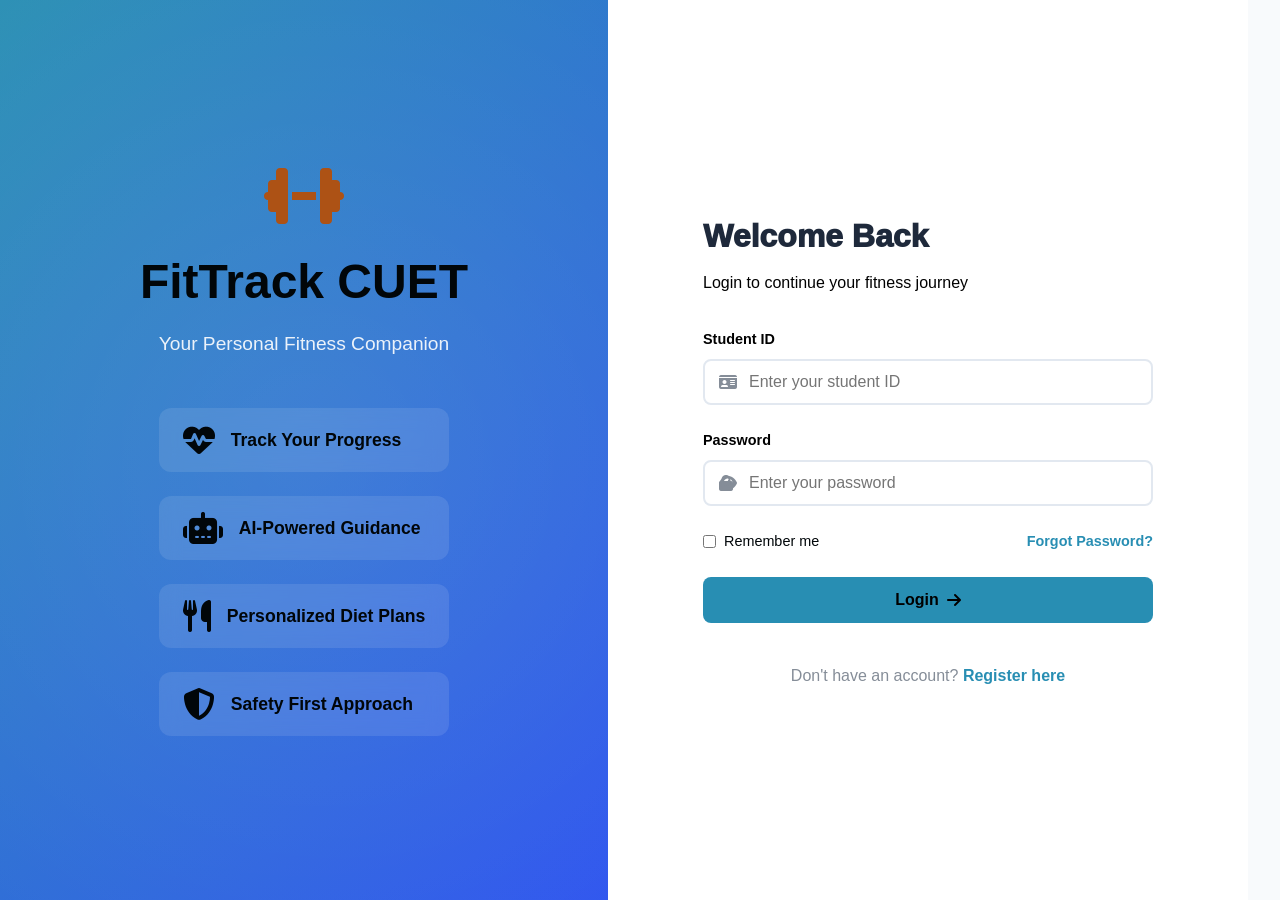
<file: medical-profile.html>
<!DOCTYPE html>
<html lang="en">
<head>
    <meta charset="UTF-8">
    <meta name="viewport" content="width=device-width, initial-scale=1.0">
    <title>Medical Profile - FitTrack CUET</title>
    <link rel="stylesheet" href="css/style.css">
    <link rel="stylesheet" href="css/pages.css">
    <link rel="stylesheet" href="css/additional.css">
    <link rel="stylesheet" href="css/gym-theme.css">
    <link rel="stylesheet" href="https://cdnjs.cloudflare.com/ajax/libs/font-awesome/6.4.0/css/all.min.css">
</head>
<body>
    <!-- Navigation -->
    <nav class="navbar">
        <div class="nav-container">
            <div class="nav-brand">
                <i class="fas fa-dumbbell"></i>
                <span>FitTrack CUET</span>
            </div>
            
            <button class="nav-toggle" id="navToggle">
                <span></span>
                <span></span>
                <span></span>
            </button>
            
            <ul class="nav-menu" id="navMenu">
                <li><a href="dashboard.html"><i class="fas fa-home"></i> Dashboard</a></li>                <li><a href="equipment.html"><i class="fas fa-dumbbell"></i> Equipment</a></li>                <li><a href="workout-history.html"><i class="fas fa-history"></i> Workout</a></li>
                <li><a href="ai-instructor.html"><i class="fas fa-robot"></i> AI Instructor</a></li>
                <li><a href="diet-plan.html"><i class="fas fa-utensils"></i> Diet Plan</a></li>
                <li><a href="medical-profile.html" class="active"><i class="fas fa-user-md"></i> Medical Profile</a></li>
                <li><a href="rules-safety.html"><i class="fas fa-shield-alt"></i> Rules & Safety</a></li>
            </ul>
            
            <div class="nav-user">
                <div class="notification-icon">
                    <i class="fas fa-bell"></i>
                    <span class="notification-badge">3</span>
                </div>
                <div class="user-dropdown">
                    <img src="https://ui-avatars.com/api/?name=Student&background=4f46e5&color=fff" alt="User">
                    <span class="user-name">Student</span>
                    <i class="fas fa-chevron-down"></i>
                    <div class="dropdown-menu">
                        <a href="profile.html"><i class="fas fa-user"></i> Profile</a>
                        <a href="settings.html"><i class="fas fa-cog"></i> Settings</a>
                        <a href="index.html" id="logoutBtn"><i class="fas fa-sign-out-alt"></i> Logout</a>
                    </div>
                </div>
            </div>
        </div>
    </nav>

    <!-- Main Content -->
    <main class="main-content">
        <div class="container">
            <!-- Page Header -->
            <section class="page-header">
                <div>
                    <h1><i class="fas fa-user-md"></i> Medical Profile</h1>
                    <p>Maintain your health information for safer, personalized fitness guidance</p>
                </div>
            </section>

            <!-- Important Notice -->
            <div class="alert alert-warning">
                <i class="fas fa-exclamation-triangle"></i>
                <div>
                    <strong>Important Notice:</strong>
                    <p>This information helps provide tailored fitness guidance. FitTrack CUET does not perform medical diagnosis. Always consult qualified healthcare professionals for medical concerns.</p>
                </div>
            </div>

            <!-- Medical Profile Form -->
            <div class="medical-container">
                <form id="medicalProfileForm" class="medical-form">
                    <!-- Basic Health Information -->
                    <section class="form-section">
                        <h2><i class="fas fa-heartbeat"></i> Basic Health Information</h2>
                        <div class="form-row">
                            <div class="form-group">
                                <label for="age">Age</label>
                                <input type="number" id="age" name="age" min="15" max="100" placeholder="25">
                            </div>
                            <div class="form-group">
                                <label for="gender">Gender</label>
                                <select id="gender" name="gender">
                                    <option value="">Select</option>
                                    <option value="male">Male</option>
                                    <option value="female">Female</option>
                                    <option value="other">Other</option>
                                </select>
                            </div>
                        </div>

                        <div class="form-row">
                            <div class="form-group">
                                <label for="height">Height (cm)</label>
                                <input type="number" id="height" name="height" min="100" max="250" placeholder="170">
                            </div>
                            <div class="form-group">
                                <label for="weight">Weight (kg)</label>
                                <input type="number" id="weight" name="weight" min="30" max="200" placeholder="70">
                            </div>
                            <div class="form-group">
                                <label for="bmi">BMI</label>
                                <input type="text" id="bmi" name="bmi" readonly placeholder="Auto-calculated">
                            </div>
                        </div>

                        <div class="form-group">
                            <label for="bloodGroup">Blood Group</label>
                            <select id="bloodGroup" name="bloodGroup">
                                <option value="">Select Blood Group</option>
                                <option value="A+">A+</option>
                                <option value="A-">A-</option>
                                <option value="B+">B+</option>
                                <option value="B-">B-</option>
                                <option value="AB+">AB+</option>
                                <option value="AB-">AB-</option>
                                <option value="O+">O+</option>
                                <option value="O-">O-</option>
                            </select>
                        </div>
                    </section>

                    <!-- Medical History -->
                    <section class="form-section">
                        <h2><i class="fas fa-file-medical"></i> Medical History</h2>
                        
                        <div class="form-group">
                            <label>Do you have any chronic conditions?</label>
                            <div class="checkbox-grid">
                                <label><input type="checkbox" name="conditions" value="diabetes"> Diabetes</label>
                                <label><input type="checkbox" name="conditions" value="hypertension"> Hypertension</label>
                                <label><input type="checkbox" name="conditions" value="asthma"> Asthma</label>
                                <label><input type="checkbox" name="conditions" value="heart-disease"> Heart Disease</label>
                                <label><input type="checkbox" name="conditions" value="arthritis"> Arthritis</label>
                                <label><input type="checkbox" name="conditions" value="other"> Other</label>
                            </div>
                        </div>

                        <div class="form-group">
                            <label for="conditionsDetails">Condition Details (if any)</label>
                            <textarea id="conditionsDetails" name="conditionsDetails" rows="3" placeholder="Please provide details about your medical conditions..."></textarea>
                        </div>

                        <div class="form-group">
                            <label for="pastInjuries">Past Injuries</label>
                            <textarea id="pastInjuries" name="pastInjuries" rows="3" placeholder="List any past injuries, surgeries, or physical limitations (e.g., knee injury, shoulder surgery)..."></textarea>
                        </div>

                        <div class="form-group">
                            <label for="currentMedications">Current Medications</label>
                            <textarea id="currentMedications" name="currentMedications" rows="3" placeholder="List any medications you're currently taking..."></textarea>
                        </div>
                    </section>

                    <!-- Allergies -->
                    <section class="form-section">
                        <h2><i class="fas fa-allergies"></i> Allergies</h2>
                        
                        <div class="form-group">
                            <label>Do you have any allergies?</label>
                            <div class="radio-group">
                                <label><input type="radio" name="hasAllergies" value="yes"> Yes</label>
                                <label><input type="radio" name="hasAllergies" value="no" checked> No</label>
                            </div>
                        </div>

                        <div class="form-group" id="allergyDetailsGroup" style="display: none;">
                            <label for="allergyDetails">Allergy Details</label>
                            <textarea id="allergyDetails" name="allergyDetails" rows="3" placeholder="Describe your allergies (food, environmental, medication, etc.)..."></textarea>
                        </div>
                    </section>

                    <!-- Fitness Goals & Limitations -->
                    <section class="form-section">
                        <h2><i class="fas fa-bullseye"></i> Fitness Goals & Physical Limitations</h2>
                        
                        <div class="form-group">
                            <label for="fitnessGoal">Primary Fitness Goal</label>
                            <select id="fitnessGoal" name="fitnessGoal">
                                <option value="">Select Goal</option>
                                <option value="weight-loss">Weight Loss</option>
                                <option value="muscle-gain">Muscle Gain</option>
                                <option value="strength">Increase Strength</option>
                                <option value="endurance">Build Endurance</option>
                                <option value="flexibility">Improve Flexibility</option>
                                <option value="general-fitness">General Fitness</option>
                            </select>
                        </div>

                        <div class="form-group">
                            <label for="physicalLimitations">Physical Limitations</label>
                            <textarea id="physicalLimitations" name="physicalLimitations" rows="3" placeholder="Describe any physical limitations or exercises you should avoid..."></textarea>
                        </div>

                        <div class="form-group">
                            <label for="fitnessLevel">Current Fitness Level</label>
                            <select id="fitnessLevel" name="fitnessLevel">
                                <option value="">Select Level</option>
                                <option value="beginner">Beginner</option>
                                <option value="intermediate">Intermediate</option>
                                <option value="advanced">Advanced</option>
                            </select>
                        </div>
                        
                        <div class="form-group">
                            <label for="targetWeight">Target Weight (kg)</label>
                            <input type="number" id="targetWeight" name="targetWeight" min="30" max="250" step="0.1" placeholder="e.g. 70">
                        </div>
                    </section>

                    <!-- Emergency Contact -->
                    <section class="form-section">
                        <h2><i class="fas fa-phone-alt"></i> Emergency Contact</h2>
                        
                        <div class="form-row">
                            <div class="form-group">
                                <label for="emergencyName">Contact Name</label>
                                <input type="text" id="emergencyName" name="emergencyName" placeholder="Full name">
                            </div>
                            <div class="form-group">
                                <label for="emergencyRelation">Relationship</label>
                                <input type="text" id="emergencyRelation" name="emergencyRelation" placeholder="e.g., Parent, Sibling">
                            </div>
                        </div>

                        <div class="form-group">
                            <label for="emergencyPhone">Contact Number</label>
                            <input type="tel" id="emergencyPhone" name="emergencyPhone" placeholder="+880 1XXX-XXXXXX">
                        </div>
                    </section>
                    
                    <section class="form-section">
                        <h2><i class="fas fa-stethoscope"></i> Doctor Information (Optional)</h2>
                        <div class="form-row">
                            <div class="form-group">
                                <label for="doctorName">Doctor Name</label>
                                <input type="text" id="doctorName" name="doctorName" placeholder="Dr. XYZ">
                            </div>
                            <div class="form-group">
                                <label for="doctorPhone">Doctor Phone</label>
                                <input type="tel" id="doctorPhone" name="doctorPhone" placeholder="+880 1XXX-XXXXXX">
                            </div>
                        </div>
                    </section>

                    <!-- Form Actions -->
                    <div class="form-actions">
                        <button type="button" class="btn btn-secondary">Cancel</button>
                        <button type="submit" class="btn btn-primary">
                            <i class="fas fa-save"></i> Save Profile
                        </button>
                    </div>
                </form>
            </div>
        </div>
    </main>

    <!-- Footer -->
    <footer class="footer">
        <div class="container">
            <p>&copy; 2026 FitTrack CUET. All rights reserved.</p>
            <div class="footer-links">
                <a href="rules-safety.html">Rules & Safety</a>
                <a href="#">Privacy Policy</a>
                <a href="#">Contact Support</a>
            </div>
        </div>
    </footer>

    <script src="js/api.js"></script>
    <script src="js/main.js"></script>
    <script src="js/notifications.js" defer></script>
    <script src="js/medical-profile.js"></script>
</body>
</html>
</file>
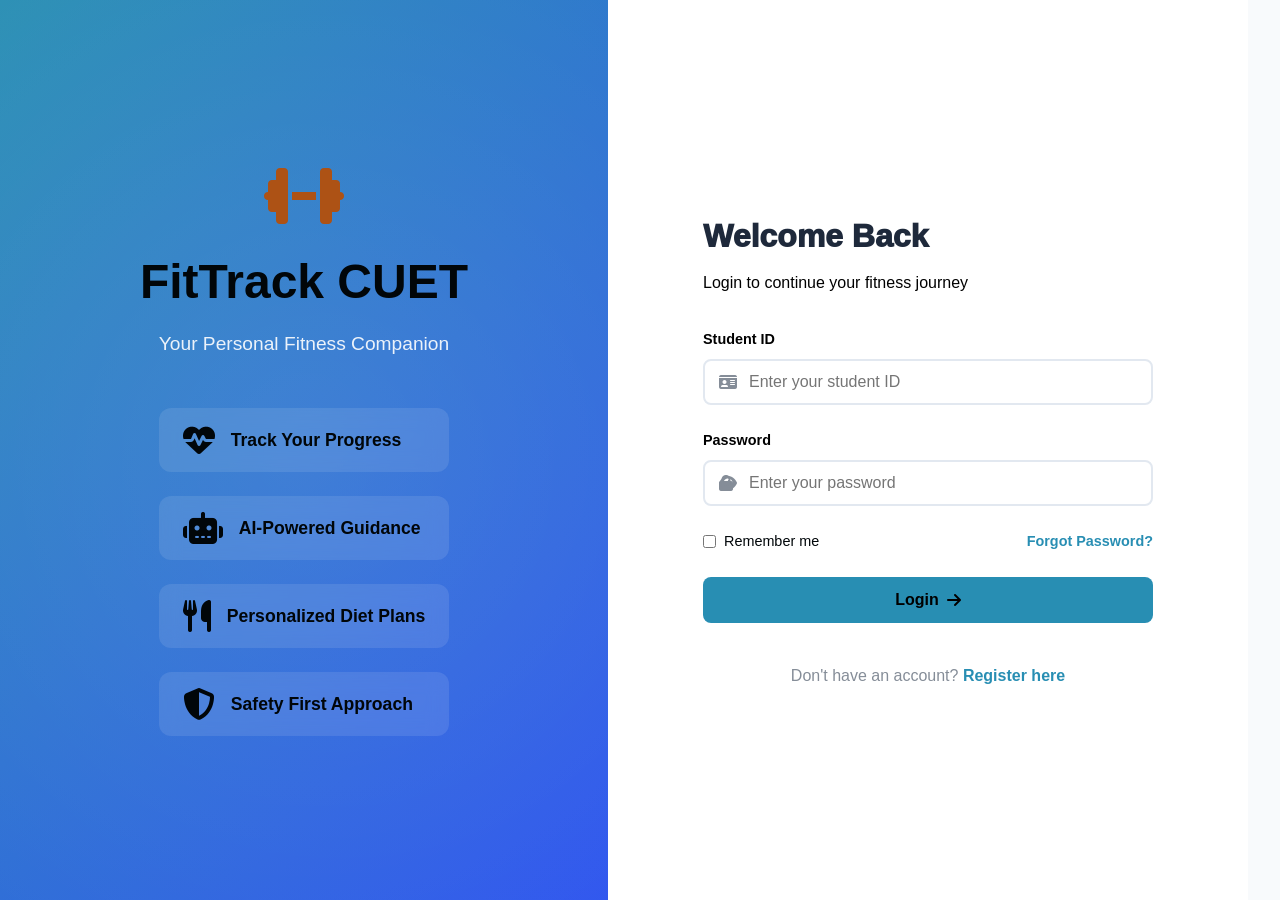
<file: profile.html>
<!DOCTYPE html>
<html lang="en">
<head>
    <meta charset="UTF-8">
    <meta name="viewport" content="width=device-width, initial-scale=1.0">
    <meta name="description" content="User Profile - FitTrack CUET Gym Management System">
    <title>Profile - FitTrack CUET</title>
    
    <!-- Favicon -->
    <link rel="icon" type="image/x-icon" href="favicon.ico">
    
    <!-- Font Awesome Icons -->
    <link rel="stylesheet" href="https://cdnjs.cloudflare.com/ajax/libs/font-awesome/6.4.0/css/all.min.css">
    
    <!-- Google Fonts -->
    <link rel="preconnect" href="https://fonts.googleapis.com">
    <link rel="preconnect" href="https://fonts.gstatic.com" crossorigin>
    <link href="https://fonts.googleapis.com/css2?family=Poppins:wght@300;400;500;600;700&display=swap" rel="stylesheet">
    
    <!-- Custom CSS -->
    <link rel="stylesheet" href="css/style.css">
    <link rel="stylesheet" href="css/gym-theme.css">
    <link rel="stylesheet" href="css/pages.css">
    <link rel="stylesheet" href="css/responsive.css">
</head>
<body>
    <!-- Skip Navigation for Accessibility -->
    <a href="#main-content" class="sr-only">Skip to main content</a>

    <!-- Site Header -->
    <header class="site-header" role="banner">
        <nav class="navbar" role="navigation" aria-label="Main navigation">
            <div class="nav-container container">
                <!-- Brand Logo -->
                <a href="dashboard.html" class="nav-brand" aria-label="FitTrack CUET Home">
                    <i class="fas fa-dumbbell" aria-hidden="true"></i>
                    <span>FitTrack CUET</span>
                </a>
                
                <!-- Mobile Menu Toggle -->
                <button 
                    class="nav-toggle" 
                    id="navToggle" 
                    type="button"
                    aria-expanded="false" 
                    aria-controls="navMenu"
                    aria-label="Toggle navigation menu"
                >
                    <span></span>
                    <span></span>
                    <span></span>
                </button>
                
                <!-- Main Navigation Menu -->
                <ul class="nav-menu" id="navMenu" role="menubar">
                    <li role="none">
                        <a href="dashboard.html" role="menuitem">
                            <i class="fas fa-home" aria-hidden="true"></i>
                            <span>Dashboard</span>
                        </a>
                    </li>
                    <li role="none">
                        <a href="equipment.html" role="menuitem">
                            <i class="fas fa-dumbbell" aria-hidden="true"></i>
                            <span>Equipment</span>
                        </a>
                    </li>
                    <li role="none">
                        <a href="workout-history.html" role="menuitem">
                            <i class="fas fa-history" aria-hidden="true"></i>
                            <span>Workout</span>
                        </a>
                    </li>
                    <li role="none">
                        <a href="ai-instructor.html" role="menuitem">
                            <i class="fas fa-robot" aria-hidden="true"></i>
                            <span>AI Instructor</span>
                        </a>
                    </li>
                    <li role="none">
                        <a href="diet-plan.html" role="menuitem">
                            <i class="fas fa-utensils" aria-hidden="true"></i>
                            <span>Diet Plan</span>
                        </a>
                    </li>
                    <li role="none">
                        <a href="medical-profile.html" role="menuitem">
                            <i class="fas fa-user-md" aria-hidden="true"></i>
                            <span>Medical Profile</span>
                        </a>
                    </li>
                    <li role="none">
                        <a href="rules-safety.html" role="menuitem">
                            <i class="fas fa-shield-alt" aria-hidden="true"></i>
                            <span>Rules & Safety</span>
                        </a>
                    </li>
                </ul>
                
                <div class="nav-user">
                    <div class="notification-icon">
                        <i class="fas fa-bell"></i>
                        <span class="notification-badge">3</span>
                    </div>
                    <div class="user-dropdown">
                        <img src="https://ui-avatars.com/api/?name=Student&background=4f46e5&color=fff" alt="User" id="userAvatar">
                        <span class="user-name" id="userNameDisplay">Student</span>
                        <i class="fas fa-chevron-down"></i>
                        <div class="dropdown-menu">
                            <a href="profile.html" class="active"><i class="fas fa-user"></i> Profile</a>
                            <a href="settings.html"><i class="fas fa-cog"></i> Settings</a>
                            <a href="index.html" id="logoutBtn"><i class="fas fa-sign-out-alt"></i> Logout</a>
                        </div>
                    </div>
                </div>
            </div>
        </nav>
    </header>

    <!-- Main Content -->
    <main id="main-content" class="main-content">
        <div class="container">
            <!-- Page Header -->
            <div class="page-header">
                <h1><i class="fas fa-user"></i> My Profile</h1>
                <p>Manage your personal information and account details</p>
            </div>

            <!-- Profile Content -->
            <div class="profile-container">
                <!-- Profile Sidebar -->
                <div class="profile-sidebar">
                    <div class="profile-avatar-section">
                        <div class="profile-avatar-wrapper">
                            <img src="https://ui-avatars.com/api/?name=Student&background=4f46e5&color=fff&size=200" alt="Profile Picture" id="profileAvatar">
                            <!-- <button class="avatar-edit-btn" id="changeAvatarBtn" type="button">
                                <i class="fas fa-camera"></i>
                            </button> -->
                        </div>
                        <h2 id="profileName">Loading...</h2>
                        <p class="profile-id" id="profileStudentId">Student ID: ---</p>
                        <span class="profile-badge" id="profileBadge">Student</span>
                    </div>
                    
                    <div class="profile-stats">
                        <div class="stat-item">
                            <i class="fas fa-dumbbell"></i>
                            <div>
                                <strong id="totalWorkouts">0</strong>
                                <span>Workouts</span>
                            </div>
                        </div>
                        <div class="stat-item">
                            <i class="fas fa-calendar-check"></i>
                            <div>
                                <strong id="memberSince">---</strong>
                                <span>Member Since</span>
                            </div>
                        </div>
                    </div>
                </div>

                <!-- Profile Main Content -->
                <div class="profile-main">
                    <!-- Personal Information Section -->
                    <div class="profile-section">
                        <div class="section-header">
                            <h3><i class="fas fa-user-circle"></i> Personal Information</h3>
                            <button class="btn btn-secondary" id="editPersonalBtn" type="button">
                                <i class="fas fa-edit"></i> Edit
                            </button>
                        </div>
                        
                        <div class="profile-info-grid" id="personalInfoDisplay">
                            <div class="info-item">
                                <label>Full Name</label>
                                <p id="displayFullName">---</p>
                            </div>
                            <div class="info-item">
                                <label>Email</label>
                                <p id="displayEmail">---</p>
                            </div>
                            <div class="info-item">
                                <label>Student ID</label>
                                <p id="displayStudentId">---</p>
                            </div>
                            <div class="info-item">
                                <label>Phone</label>
                                <p id="displayPhone">Not provided</p>
                            </div>
                            <div class="info-item">
                                <label>Department</label>
                                <p id="displayDepartment">Not provided</p>
                            </div>
                            <div class="info-item">
                                <label>Level</label>
                                <p id="displayLevel">Not provided</p>
                            </div>
                            <div class="info-item">
                                <label>Term</label>
                                <p id="displayTerm">Not provided</p>
                            </div>
                            <div class="info-item">
                                <label>Account Status</label>
                                <p id="displayStatus">
                                    <span class="status-badge status-active">Active</span>
                                </p>
                            </div>
                        </div>

                        <!-- Edit Form (Hidden by default) -->
                        <form class="profile-edit-form" id="personalInfoForm" style="display: none;">
                            <div class="form-row">
                                <div class="form-group">
                                    <label for="editFullName">
                                        <i class="fas fa-user"></i> Full Name *
                                    </label>
                                    <input type="text" id="editFullName" name="full_name" required>
                                </div>
                                <div class="form-group">
                                    <label for="editPhone">
                                        <i class="fas fa-phone"></i> Phone
                                    </label>
                                    <input type="tel" id="editPhone" name="phone" placeholder="e.g., +880XXXXXXXXXX">
                                </div>
                            </div>
                            
                            <div class="form-row">
                                <div class="form-group">
                                    <label for="editDepartment">
                                        <i class="fas fa-building"></i> Department
                                    </label>
                                    <select id="editDepartment" name="department">
                                        <option value="">Select Department</option>
                                        <option value="CSE">Computer Science & Engineering</option>
                                        <option value="EEE">Electrical & Electronic Engineering</option>
                                        <option value="ME">Mechanical Engineering</option>
                                        <option value="CE">Civil Engineering</option>
                                        <option value="BBA">Business Administration</option>
                                        <option value="English">English</option>
                                        <option value="Economics">Economics</option>
                                        <option value="Mathematics">Mathematics</option>
                                        <option value="Physics">Physics</option>
                                        <option value="Chemistry">Chemistry</option>
                                    </select>
                                </div>
                                <div class="form-group">
                                    <label for="editLevel">
                                        <i class="fas fa-graduation-cap"></i> Level
                                    </label>
                                    <select id="editLevel" name="level">
                                        <option value="">Select Level</option>
                                        <option value="1">Level 1</option>
                                        <option value="2">Level 2</option>
                                        <option value="3">Level 3</option>
                                        <option value="4">Level 4</option>
                                    </select>
                                </div>
                            </div>

                            <div class="form-row">
                                <div class="form-group">
                                    <label for="editTerm">
                                        <i class="fas fa-calendar"></i> Term
                                    </label>
                                    <select id="editTerm" name="term">
                                        <option value="">Select Term</option>
                                        <option value="1">Term 1</option>
                                        <option value="2">Term 2</option>
                                    </select>
                                </div>
                            </div>

                            <div class="form-actions">
                                <button type="submit" class="btn btn-primary">
                                    <i class="fas fa-save"></i> Save Changes
                                </button>
                                <button type="button" class="btn btn-secondary" id="cancelEditBtn">
                                    <i class="fas fa-times"></i> Cancel
                                </button>
                            </div>
                        </form>
                    </div>

                    <!-- Change Password Section -->
                    <div class="profile-section">
                        <div class="section-header">
                            <h3><i class="fas fa-lock"></i> Change Password</h3>
                        </div>
                        
                        <form class="profile-edit-form" id="changePasswordForm">
                            <div class="form-group">
                                <label for="currentPassword">
                                    <i class="fas fa-key"></i> Current Password *
                                </label>
                                <div class="password-input-wrapper">
                                    <input type="password" id="currentPassword" name="current_password" required>
                                    <button type="button" class="password-toggle" data-target="currentPassword">
                                        <i class="fas fa-eye"></i>
                                    </button>
                                </div>
                            </div>

                            <div class="form-group">
                                <label for="newPassword">
                                    <i class="fas fa-lock"></i> New Password *
                                </label>
                                <div class="password-input-wrapper">
                                    <input type="password" id="newPassword" name="new_password" required minlength="6">
                                    <button type="button" class="password-toggle" data-target="newPassword">
                                        <i class="fas fa-eye"></i>
                                    </button>
                                </div>
                                <small class="form-hint">Password must be at least 6 characters</small>
                            </div>

                            <div class="form-group">
                                <label for="confirmPassword">
                                    <i class="fas fa-lock"></i> Confirm New Password *
                                </label>
                                <div class="password-input-wrapper">
                                    <input type="password" id="confirmPassword" name="confirm_password" required minlength="6">
                                    <button type="button" class="password-toggle" data-target="confirmPassword">
                                        <i class="fas fa-eye"></i>
                                    </button>
                                </div>
                            </div>

                            <div class="form-actions">
                                <button type="submit" class="btn btn-primary">
                                    <i class="fas fa-check"></i> Update Password
                                </button>
                            </div>
                        </form>
                    </div>

                    <!-- Account Information -->
                    <div class="profile-section">
                        <div class="section-header">
                            <h3><i class="fas fa-info-circle"></i> Account Information</h3>
                        </div>
                        
                        <div class="profile-info-grid">
                            <div class="info-item">
                                <label>Account Created</label>
                                <p id="displayCreatedAt">---</p>
                            </div>
                            <div class="info-item">
                                <label>Last Updated</label>
                                <p id="displayUpdatedAt">---</p>
                            </div>
                        </div>
                    </div>
                </div>
            </div>
        </div>
    </main>

    <!-- Footer -->
    <footer class="site-footer">
        <div class="container">
            <p>&copy; 2024 FitTrack CUET. All rights reserved.</p>
            <div class="footer-links">
                <a href="rules-safety.html">Rules & Safety</a>
                <a href="#">Privacy Policy</a>
                <a href="#">Terms of Service</a>
            </div>
        </div>
    </footer>

    <!-- Loading Spinner -->
    <div class="loading-spinner" id="loadingSpinner" style="display: none;">
        <div class="spinner"></div>
    </div>

    <!-- Toast Notification -->
    <div class="toast" id="toast"></div>

    <!-- Scripts -->
    <script src="js/api.js"></script>
    <script src="js/auth.js"></script>
    <script src="js/main.js"></script>
    <script src="js/notifications.js"></script>
    <script src="js/profile.js"></script>
</body>
</html>
</file>
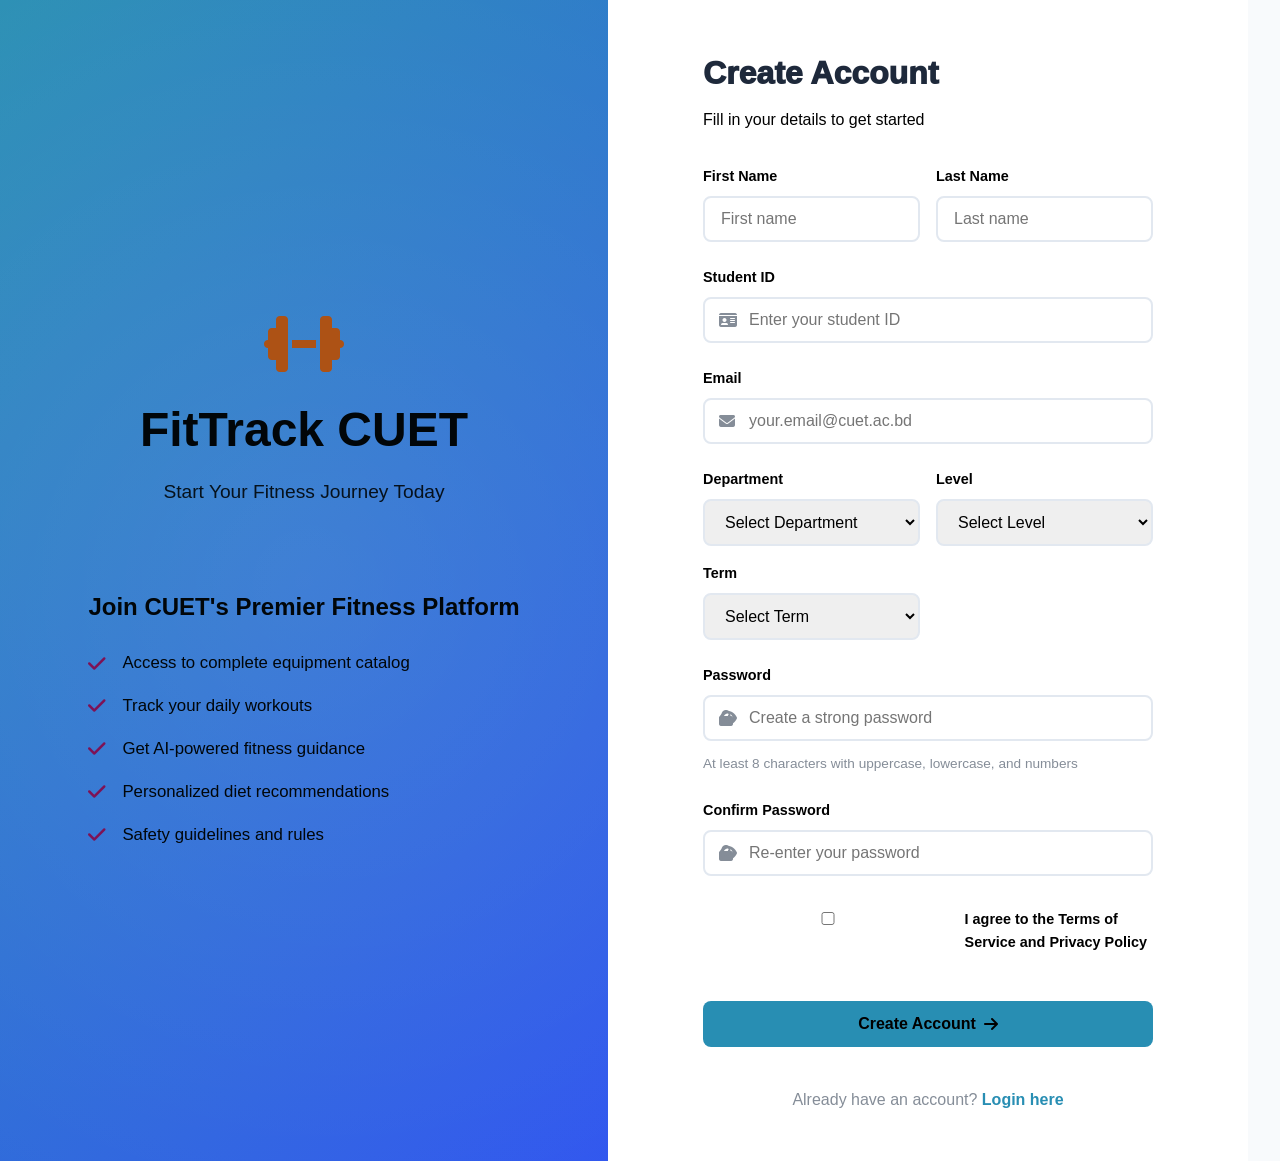
<file: register.html>
<!DOCTYPE html>
<html lang="en">
<head>
    <meta charset="UTF-8">
    <meta name="viewport" content="width=device-width, initial-scale=1.0">
    <title>FitTrack CUET - Register</title>
    <link rel="stylesheet" href="css/style.css">
    <link rel="stylesheet" href="https://cdnjs.cloudflare.com/ajax/libs/font-awesome/6.4.0/css/all.min.css">
</head>
<body>
    <div class="register-container">
        <div class="register-left">
            <div class="branding">
                <i class="fas fa-dumbbell"></i>
                <h1>FitTrack CUET</h1>
                <p>Start Your Fitness Journey Today</p>
            </div>
            <div class="register-benefits">
                <h3>Join CUET's Premier Fitness Platform</h3>
                <ul>
                    <li><i class="fas fa-check"></i> Access to complete equipment catalog</li>
                    <li><i class="fas fa-check"></i> Track your daily workouts</li>
                    <li><i class="fas fa-check"></i> Get AI-powered fitness guidance</li>
                    <li><i class="fas fa-check"></i> Personalized diet recommendations</li>
                    <li><i class="fas fa-check"></i> Safety guidelines and rules</li>
                </ul>
            </div>
        </div>
        
        <div class="register-right">
            <div class="register-box">
                <h2>Create Account</h2>
                <p class="subtitle">Fill in your details to get started</p>
                
                <form id="registerForm" class="auth-form">
                    <div class="form-row">
                        <div class="form-group">
                            <label for="firstName">First Name</label>
                            <input type="text" id="firstName" name="firstName" placeholder="First name" required>
                        </div>
                        
                        <div class="form-group">
                            <label for="lastName">Last Name</label>
                            <input type="text" id="lastName" name="lastName" placeholder="Last name" required>
                        </div>
                    </div>
                    
                    <div class="form-group">
                        <label for="regStudentId">Student ID</label>
                        <div class="input-group">
                            <i class="fas fa-id-card"></i>
                            <input type="text" id="regStudentId" name="studentId" placeholder="Enter your student ID" required>
                        </div>
                    </div>
                    
                    <div class="form-group">
                        <label for="email">Email</label>
                        <div class="input-group">
                            <i class="fas fa-envelope"></i>
                            <input type="email" id="email" name="email" placeholder="your.email@cuet.ac.bd" required>
                        </div>
                    </div>
                    
                    <div class="form-row">
                        <div class="form-group">
                            <label for="department">Department</label>
                            <span>
                                <select id="department" name="department" required>
                                <option value="">Select Department</option>
                                <option value="CSE">Computer Science & Engineering</option>
                                <option value="EEE">Electrical & Electronic Engineering</option>
                                <option value="ETE">Electronics & Telecommunication Engineering</option>
                                <option value="ME">Mechanical Engineering</option>
                                <option value="CE">Civil Engineering</option>
                                <option value="MIE">Mechatronics and Industrial Engineering</option>
                                <option value = "MME">Materials and Metallurgical Engineering</option>
                                <option value="BME">Biomedical Engineering</option>
                                <option value="ARCH">Architecture</option>
                                <option value="URP">Urban & Regional Planning</option>
                                <option value="WRE">Water Resources Engineering</option>

                            </select>
                            </span>
                        </div>
                        
                        <div class="form-group">
                            <label for="Level">Level</label>
                            <span>
                                <select id="level" name="level" required>
                                <option value="">Select Level</option>
                                <option value="1">1</option>
                                <option value="2">2</option>
                                <option value="3">3</option>
                                <option value="4">4</option>
                                </select>
                            </span>
                        </div>
                        <div class="form-group">
                            <label for="Term">Term</label>
                            <span>
                                <select id="term" name="term" required>
                                <option value="">Select Term</option>
                                <option value="I">I</option>
                                <option value="II">II</option>
                            </select>
                            </span>
                        </div>
                    </div>
                    
                    <div class="form-group">
                        <label for="regPassword">Password</label>
                        <div class="input-group">
                            <i class="fas fa-lock"></i>
                            <input type="password" id="regPassword" name="password" placeholder="Create a strong password" required>
                            <i class="fas fa-eye toggle-password"></i>
                        </div>
                        <small class="password-hint">At least 8 characters with uppercase, lowercase, and numbers</small>
                    </div>
                    
                    <div class="form-group">
                        <label for="confirmPassword">Confirm Password</label>
                        <div class="input-group">
                            <i class="fas fa-lock"></i>
                            <input type="password" id="confirmPassword" name="confirmPassword" placeholder="Re-enter your password" required>
                            <i class="fas fa-eye toggle-password"></i>
                        </div>
                    </div>
                    
                    <div class="form-group checkbox-group">
                        <label class="checkbox-label">
                            <input type="checkbox" name="terms" required>
                            <span>I agree to the <a href="rules-safety.html" target="_blank">Terms of Service</a> and <a href="#">Privacy Policy</a></span>
                        </label>
                    </div>
                    
                    <button type="submit" class="btn btn-primary">
                        <span>Create Account</span>
                        <i class="fas fa-arrow-right"></i>
                    </button>
                    
                    <div class="auth-footer">
                        <p>Already have an account? <a href="index.html">Login here</a></p>
                    </div>
                </form>
            </div>
        </div>
    </div>
    
    <script src="js/api.js"></script>
    <script src="js/auth.js"></script>
</body>
</html>
</file>
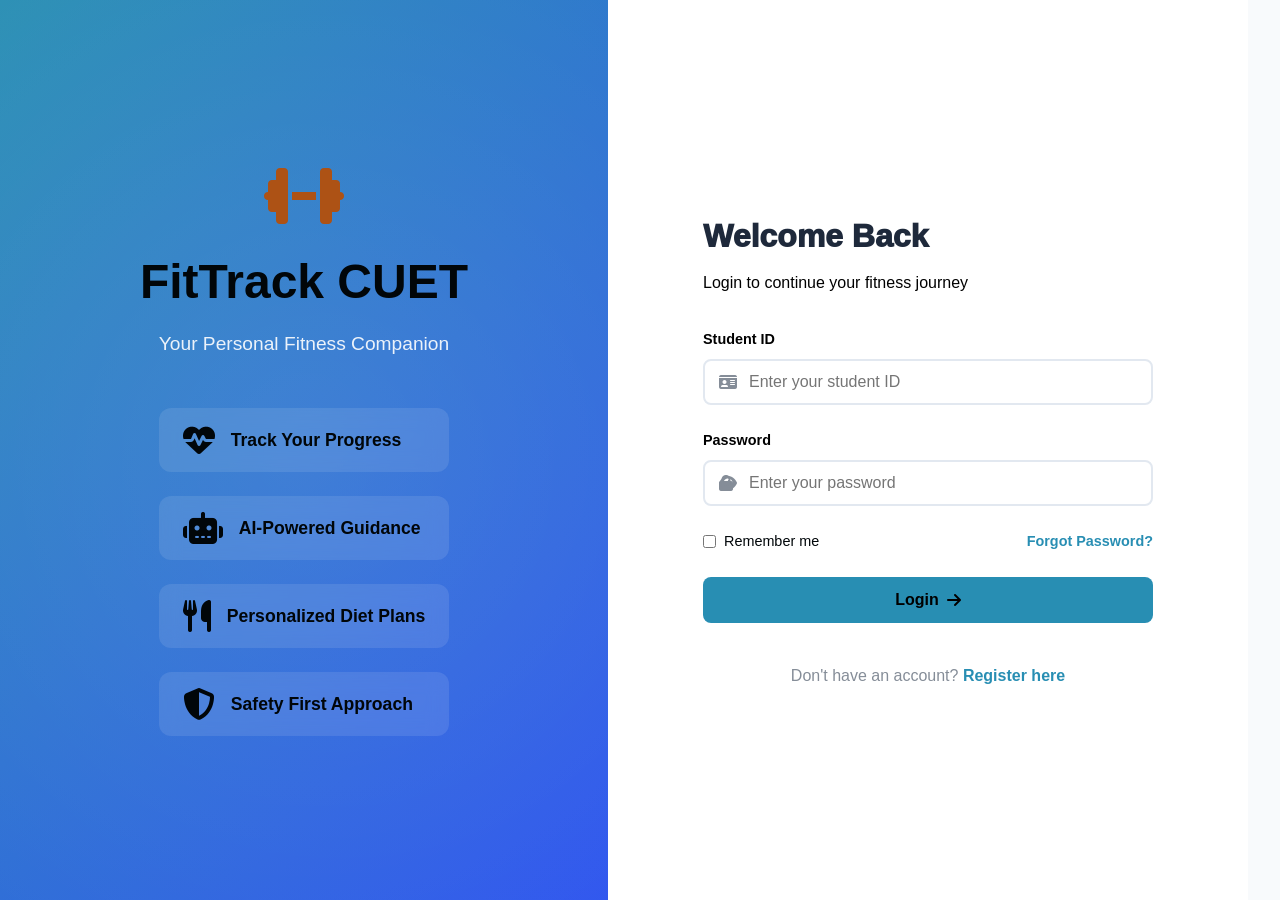
<file: rules-safety.html>
<!DOCTYPE html>
<html lang="en">
<head>
    <meta charset="UTF-8">
    <meta name="viewport" content="width=device-width, initial-scale=1.0">
    <title>Gym Rules & Safety - FitTrack CUET</title>
    <link rel="stylesheet" href="css/style.css">
    <link rel="stylesheet" href="css/pages.css">
    <link rel="stylesheet" href="css/additional.css">
    <link rel="stylesheet" href="css/gym-theme.css">
    <link rel="stylesheet" href="https://cdnjs.cloudflare.com/ajax/libs/font-awesome/6.4.0/css/all.min.css">
</head>
<body>
    <!-- Navigation -->
    <nav class="navbar">
        <div class="nav-container">
            <div class="nav-brand">
                <i class="fas fa-dumbbell"></i>
                <span>FitTrack CUET</span>
            </div>
            
            <button class="nav-toggle" id="navToggle">
                <span></span>
                <span></span>
                <span></span>
            </button>
            
            <ul class="nav-menu" id="navMenu">
                <li><a href="dashboard.html"><i class="fas fa-home"></i> Dashboard</a></li>                <li><a href="equipment.html"><i class="fas fa-dumbbell"></i> Equipment</a></li>                <li><a href="workout-history.html"><i class="fas fa-history"></i> Workout</a></li>
                <li><a href="ai-instructor.html"><i class="fas fa-robot"></i> AI Instructor</a></li>
                <li><a href="diet-plan.html"><i class="fas fa-utensils"></i> Diet Plan</a></li>
                <li><a href="medical-profile.html"><i class="fas fa-user-md"></i> Medical Profile</a></li>
                <li><a href="rules-safety.html" class="active"><i class="fas fa-shield-alt"></i> Rules & Safety</a></li>
            </ul>
            
            <div class="nav-user">
                <div class="notification-icon">
                    <i class="fas fa-bell"></i>
                    <span class="notification-badge">3</span>
                </div>
                <div class="user-dropdown">
                    <img src="https://ui-avatars.com/api/?name=Student&background=4f46e5&color=fff" alt="User">
                    <span class="user-name">Student</span>
                    <i class="fas fa-chevron-down"></i>
                    <div class="dropdown-menu">
                        <a href="profile.html"><i class="fas fa-user"></i> Profile</a>
                        <a href="settings.html"><i class="fas fa-cog"></i> Settings</a>
                        <a href="index.html" id="logoutBtn"><i class="fas fa-sign-out-alt"></i> Logout</a>
                    </div>
                </div>
            </div>
        </div>
    </nav>

    <!-- Main Content -->
    <main class="main-content">
        <div class="container rules-container">
            <!-- Page Header -->
            <section class="page-header">
                <div>
                    <h1><i class="fas fa-shield-alt"></i> Gym Rules & Safety Guidelines</h1>
                    <p>Your safety is our priority. Please read and follow these guidelines.</p>
                </div>
            </section>

            <!-- Emergency Alert -->
            <div class="alert alert-danger">
                <i class="fas fa-exclamation-circle"></i>
                <div>
                    <strong>Emergency Contact:</strong>
                    <p>In case of emergency, immediately contact gym staff or call: <strong>+880-1XXX-XXXXXX</strong></p>
                </div>
            </div>

            <!-- Quick Safety Tips -->
            <section class="safety-highlights">
                <div class="highlight-card">
                    <i class="fas fa-running"></i>
                    <h3>Warm-Up First</h3>
                    <p>Always start with 5-10 minutes of warm-up exercises</p>
                </div>
                <div class="highlight-card">
                    <i class="fas fa-water"></i>
                    <h3>Stay Hydrated</h3>
                    <p>Bring water and drink before, during, and after workouts</p>
                </div>
                <div class="highlight-card">
                    <i class="fas fa-user-check"></i>
                    <h3>Use Proper Form</h3>
                    <p>Focus on correct technique over lifting heavy weights</p>
                </div>
                <div class="highlight-card">
                    <i class="fas fa-hands-helping"></i>
                    <h3>Ask for Help</h3>
                    <p>Request assistance when using new equipment</p>
                </div>
            </section>

            <!-- General Rules -->
            <section class="rules-section">
                <h2><i class="fas fa-list-check"></i> General Gym Rules</h2>
                <div class="rules-content">
                    <div class="rule-item">
                        <span class="rule-number">1</span>
                        <div class="rule-text">
                            <h3>Valid Student ID Required</h3>
                            <p>All members must present their valid CUET student ID card upon entry. Guest access is not permitted.</p>
                        </div>
                    </div>

                    <div class="rule-item">
                        <span class="rule-number">2</span>
                        <div class="rule-text">
                            <h3>Operating Hours</h3>
                            <p>The gym operates from <strong>6:00 AM to 10:00 PM</strong> (Monday to Saturday). Closed on Sundays and public holidays.</p>
                        </div>
                    </div>

                    <div class="rule-item">
                        <span class="rule-number">3</span>
                        <div class="rule-text">
                            <h3>Proper Attire</h3>
                            <p>Wear appropriate gym attire and closed-toe athletic shoes. Tank tops, sandals, and barefoot training are prohibited.</p>
                        </div>
                    </div>

                    <div class="rule-item">
                        <span class="rule-number">4</span>
                        <div class="rule-text">
                            <h3>Personal Hygiene</h3>
                            <p>Maintain good personal hygiene. Use towels on equipment and clean machines after use with provided sanitizing wipes.</p>
                        </div>
                    </div>

                    <div class="rule-item">
                        <span class="rule-number">5</span>
                        <div class="rule-text">
                            <h3>Equipment Return</h3>
                            <p>Return all weights, dumbbells, and equipment to their designated places after use. Re-rack weights properly.</p>
                        </div>
                    </div>

                    <div class="rule-item">
                        <span class="rule-number">6</span>
                        <div class="rule-text">
                            <h3>No Dropping Weights</h3>
                            <p>Avoid dropping or slamming weights. Control the weight during both lifting and lowering phases.</p>
                        </div>
                    </div>

                    <div class="rule-item">
                        <span class="rule-number">7</span>
                        <div class="rule-text">
                            <h3>Share Equipment</h3>
                            <p>Allow others to work in between your sets during busy periods. Time limits may apply on cardio equipment (30 minutes).</p>
                        </div>
                    </div>

                    <div class="rule-item">
                        <span class="rule-number">8</span>
                        <div class="rule-text">
                            <h3>Mobile Phone Use</h3>
                            <p>Keep phone conversations brief and outside the workout areas. Use headphones for music at reasonable volume.</p>
                        </div>
                    </div>

                    <div class="rule-item">
                        <span class="rule-number">9</span>
                        <div class="rule-text">
                            <h3>No Food in Gym Area</h3>
                            <p>Food is not allowed on the gym floor. Water and sports drinks are permitted in secure bottles only.</p>
                        </div>
                    </div>

                    <div class="rule-item">
                        <span class="rule-number">10</span>
                        <div class="rule-text">
                            <h3>Respect Others</h3>
                            <p>Be courteous to fellow members and staff. Harassment, offensive language, and inappropriate behavior will not be tolerated.</p>
                        </div>
                    </div>
                </div>
            </section>

            <!-- Safety Guidelines -->
            <section class="rules-section">
                <h2><i class="fas fa-first-aid"></i> Safety Guidelines</h2>
                <div class="safety-grid">
                    <div class="safety-card">
                        <i class="fas fa-heartbeat"></i>
                        <h3>Medical Clearance</h3>
                        <p>Consult a healthcare provider before starting any new exercise program, especially if you have existing medical conditions.</p>
                    </div>

                    <div class="safety-card">
                        <i class="fas fa-thermometer-half"></i>
                        <h3>Know Your Limits</h3>
                        <p>Don't push beyond your capabilities. Stop immediately if you feel dizzy, nauseous, or experience chest pain.</p>
                    </div>

                    <div class="safety-card">
                        <i class="fas fa-user-friends"></i>
                        <h3>Use Spotters</h3>
                        <p>Always use a spotter when lifting heavy weights, especially for bench press and squats.</p>
                    </div>

                    <div class="safety-card">
                        <i class="fas fa-book-reader"></i>
                        <h3>Learn Proper Technique</h3>
                        <p>Ask trainers or use AI instructor for guidance on proper form before using unfamiliar equipment.</p>
                    </div>

                    <div class="safety-card">
                        <i class="fas fa-shoe-prints"></i>
                        <h3>Check Equipment</h3>
                        <p>Inspect equipment before use. Report any damaged or malfunctioning equipment to staff immediately.</p>
                    </div>

                    <div class="safety-card">
                        <i class="fas fa-clock"></i>
                        <h3>Rest & Recovery</h3>
                        <p>Allow adequate rest between workouts. Overtraining can lead to injury and burnout.</p>
                    </div>
                </div>
            </section>

            <!-- Injury Prevention -->
            <section class="rules-section">
                <h2><i class="fas fa-band-aid"></i> Injury Prevention Tips</h2>
                <div class="prevention-list">
                    <div class="prevention-item">
                        <i class="fas fa-check-circle"></i>
                        <p><strong>Always warm up</strong> before starting your workout and cool down afterwards</p>
                    </div>
                    <div class="prevention-item">
                        <i class="fas fa-check-circle"></i>
                        <p><strong>Progress gradually</strong> - increase weight, intensity, or duration slowly over time</p>
                    </div>
                    <div class="prevention-item">
                        <i class="fas fa-check-circle"></i>
                        <p><strong>Maintain proper posture</strong> and form during all exercises</p>
                    </div>
                    <div class="prevention-item">
                        <i class="fas fa-check-circle"></i>
                        <p><strong>Wear appropriate footwear</strong> with good support and grip</p>
                    </div>
                    <div class="prevention-item">
                        <i class="fas fa-check-circle"></i>
                        <p><strong>Stay focused</strong> - avoid distractions while exercising</p>
                    </div>
                    <div class="prevention-item">
                        <i class="fas fa-check-circle"></i>
                        <p><strong>Listen to your body</strong> - pain is a warning sign, not something to ignore</p>
                    </div>
                </div>
            </section>

            <!-- Equipment Usage -->
            <section class="rules-section">
                <h2><i class="fas fa-tools"></i> Equipment Usage Guidelines</h2>
                <div class="equipment-guidelines">
                    <div class="guideline-card">
                        <h3><i class="fas fa-weight"></i> Free Weights</h3>
                        <ul>
                            <li>Start with lighter weights to master form</li>
                            <li>Use collars to secure weight plates</li>
                            <li>Never walk behind someone lifting</li>
                            <li>Place weights down gently</li>
                        </ul>
                    </div>

                    <div class="guideline-card">
                        <h3><i class="fas fa-cog"></i> Machines</h3>
                        <ul>
                            <li>Adjust seat and settings before starting</li>
                            <li>Follow posted instructions</li>
                            <li>Use controlled movements</li>
                            <li>Wipe down after use</li>
                        </ul>
                    </div>

                    <div class="guideline-card">
                        <h3><i class="fas fa-running"></i> Cardio Equipment</h3>
                        <ul>
                            <li>Start at slow pace and gradually increase</li>
                            <li>Use safety clips on treadmills</li>
                            <li>Limit sessions to 30 minutes during peak hours</li>
                            <li>Step off carefully when finished</li>
                        </ul>
                    </div>

                    <div class="guideline-card">
                        <h3><i class="fas fa-circle-notch"></i> Functional Training</h3>
                        <ul>
                            <li>Ensure adequate space around you</li>
                            <li>Use mats for floor exercises</li>
                            <li>Keep training area clear</li>
                            <li>Return equipment after use</li>
                        </ul>
                    </div>
                </div>
            </section>

            <!-- Prohibited Activities -->
            <section class="rules-section">
                <h2><i class="fas fa-ban"></i> Prohibited Activities</h2>
                <div class="prohibited-list">
                    <div class="prohibited-item">
                        <i class="fas fa-times-circle"></i>
                        <span>Bringing food onto the gym floor</span>
                    </div>
                    <div class="prohibited-item">
                        <i class="fas fa-times-circle"></i>
                        <span>Using equipment while under the influence of alcohol or drugs</span>
                    </div>
                    <div class="prohibited-item">
                        <i class="fas fa-times-circle"></i>
                        <span>Smoking or vaping inside the facility</span>
                    </div>
                    <div class="prohibited-item">
                        <i class="fas fa-times-circle"></i>
                        <span>Photography or videography without permission</span>
                    </div>
                    <div class="prohibited-item">
                        <i class="fas fa-times-circle"></i>
                        <span>Monopolizing equipment for extended periods</span>
                    </div>
                    <div class="prohibited-item">
                        <i class="fas fa-times-circle"></i>
                        <span>Harassment or intimidation of other members</span>
                    </div>
                </div>
            </section>

            <!-- Acknowledgment -->
            <section class="acknowledgment-section">
                <div class="acknowledgment-box">
                    <h3><i class="fas fa-file-signature"></i> Rules Acknowledgment</h3>
                    <p>By using the CUET Gymnasium, you acknowledge that you have read, understood, and agree to follow all rules and safety guidelines. Violation of these rules may result in suspension of gym privileges.</p>
                    <div class="acknowledgment-actions">
                        <label class="checkbox-label">
                            <input type="checkbox" id="rulesAcknowledge">
                            <span>I have read and agree to follow all gym rules and safety guidelines</span>
                        </label>
                        <button class="btn btn-primary" id="acknowledgeBtn" disabled>
                            <i class="fas fa-check"></i> Acknowledge
                        </button>
                    </div>
                </div>
            </section>
        </div>
    </main>

    <!-- Footer -->
    <footer class="footer">
        <div class="container">
            <p>&copy; 2026 FitTrack CUET. All rights reserved.</p>
            <div class="footer-links">
                <a href="rules-safety.html">Rules & Safety</a>
                <a href="#">Privacy Policy</a>
                <a href="#">Contact Support</a>
            </div>
        </div>
    </footer>

    <script src="js/api.js"></script>
    <script src="js/main.js"></script>
    <script src="js/notifications.js" defer></script>
    <script src="js/rules.js"></script>
</body>
</html>
</file>
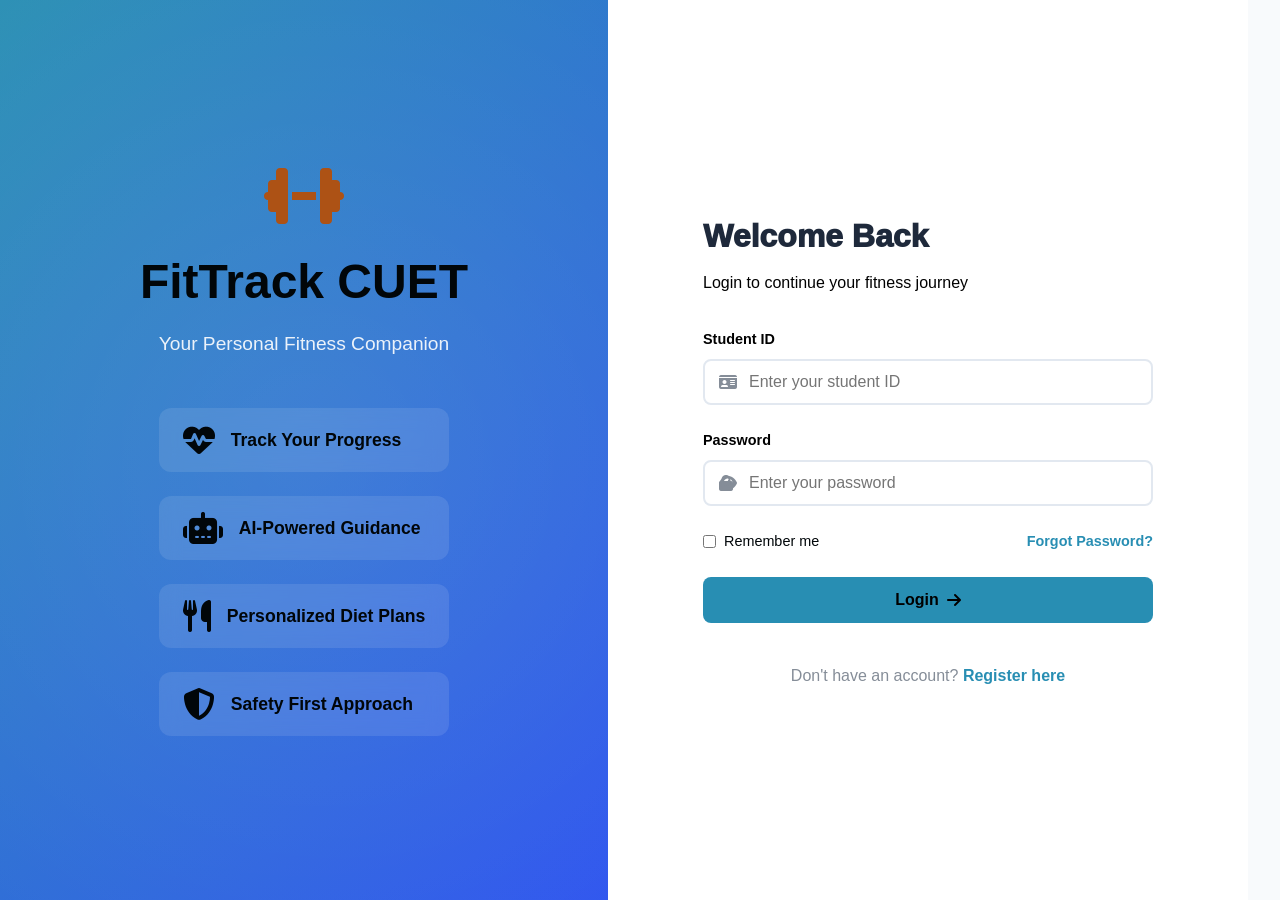
<file: settings.html>
<!DOCTYPE html>
<html lang="en">
<head>
    <meta charset="UTF-8">
    <meta name="viewport" content="width=device-width, initial-scale=1.0">
    <meta name="description" content="Settings - FitTrack CUET Gym Management System">
    <title>Settings - FitTrack CUET</title>
    
    <!-- Favicon -->
    <link rel="icon" type="image/x-icon" href="favicon.ico">
    
    <!-- Font Awesome Icons -->
    <link rel="stylesheet" href="https://cdnjs.cloudflare.com/ajax/libs/font-awesome/6.4.0/css/all.min.css">
    
    <!-- Google Fonts -->
    <link rel="preconnect" href="https://fonts.googleapis.com">
    <link rel="preconnect" href="https://fonts.gstatic.com" crossorigin>
    <link href="https://fonts.googleapis.com/css2?family=Poppins:wght@300;400;500;600;700&display=swap" rel="stylesheet">
    
    <!-- Custom CSS -->
    <link rel="stylesheet" href="css/style.css">
    <link rel="stylesheet" href="css/gym-theme.css">
    <link rel="stylesheet" href="css/pages.css">
    <link rel="stylesheet" href="css/responsive.css">
</head>
<body>
    <!-- Skip Navigation for Accessibility -->
    <a href="#main-content" class="sr-only">Skip to main content</a>

    <!-- Site Header -->
    <header class="site-header" role="banner">
        <nav class="navbar" role="navigation" aria-label="Main navigation">
            <div class="nav-container container">
                <!-- Brand Logo -->
                <a href="dashboard.html" class="nav-brand" aria-label="FitTrack CUET Home">
                    <i class="fas fa-dumbbell" aria-hidden="true"></i>
                    <span>FitTrack CUET</span>
                </a>
                
                <!-- Mobile Menu Toggle -->
                <button 
                    class="nav-toggle" 
                    id="navToggle" 
                    type="button"
                    aria-expanded="false" 
                    aria-controls="navMenu"
                    aria-label="Toggle navigation menu"
                >
                    <span></span>
                    <span></span>
                    <span></span>
                </button>
                
                <!-- Main Navigation Menu -->
                <ul class="nav-menu" id="navMenu" role="menubar">
                    <li role="none">
                        <a href="dashboard.html" role="menuitem">
                            <i class="fas fa-home" aria-hidden="true"></i>
                            <span>Dashboard</span>
                        </a>
                    </li>
                    <li role="none">
                        <a href="equipment.html" role="menuitem">
                            <i class="fas fa-dumbbell" aria-hidden="true"></i>
                            <span>Equipment</span>
                        </a>
                    </li>
                    <li role="none">
                        <a href="workout-history.html" role="menuitem">
                            <i class="fas fa-history" aria-hidden="true"></i>
                            <span>Workout</span>
                        </a>
                    </li>
                    <li role="none">
                        <a href="ai-instructor.html" role="menuitem">
                            <i class="fas fa-robot" aria-hidden="true"></i>
                            <span>AI Instructor</span>
                        </a>
                    </li>
                    <li role="none">
                        <a href="diet-plan.html" role="menuitem">
                            <i class="fas fa-utensils" aria-hidden="true"></i>
                            <span>Diet Plan</span>
                        </a>
                    </li>
                    <li role="none">
                        <a href="medical-profile.html" role="menuitem">
                            <i class="fas fa-user-md" aria-hidden="true"></i>
                            <span>Medical Profile</span>
                        </a>
                    </li>
                    <li role="none">
                        <a href="rules-safety.html" role="menuitem">
                            <i class="fas fa-shield-alt" aria-hidden="true"></i>
                            <span>Rules & Safety</span>
                        </a>
                    </li>
                </ul>
                
                <div class="nav-user">
                    <div class="notification-icon">
                        <i class="fas fa-bell"></i>
                        <span class="notification-badge">3</span>
                    </div>
                    <div class="user-dropdown">
                        <img src="https://ui-avatars.com/api/?name=Student&background=4f46e5&color=fff" alt="User" id="userAvatar">
                        <span class="user-name" id="userNameDisplay">Student</span>
                        <i class="fas fa-chevron-down"></i>
                        <div class="dropdown-menu">
                            <a href="profile.html"><i class="fas fa-user"></i> Profile</a>
                            <a href="settings.html" class="active"><i class="fas fa-cog"></i> Settings</a>
                            <a href="index.html" id="logoutBtn"><i class="fas fa-sign-out-alt"></i> Logout</a>
                        </div>
                    </div>
                </div>
            </div>
        </nav>
    </header>

    <!-- Main Content -->
    <main id="main-content" class="main-content">
        <div class="container">
            <!-- Page Header -->
            <div class="page-header">
                <h1><i class="fas fa-cog"></i> Settings</h1>
                <p>Manage your preferences and application settings</p>
            </div>

            <!-- Settings Content -->
            <div class="settings-container">
                <!-- Settings Navigation -->
                <div class="settings-sidebar">
                    <nav class="settings-nav">
                       <!-- <button class="settings-nav-item active" data-tab="notifications">
                            <i class="fas fa-bell"></i>
                            <span>Notifications</span>
                        </button> -->
                       <!--- <button class="settings-nav-item" data-tab="privacy">
                            <i class="fas fa-shield-alt"></i>
                            <span>Privacy & Security</span>
                        </button>  -->
                        <button class="settings-nav-item active" data-tab="preferences">
                            <i class="fas fa-sliders-h"></i>
                            <span>Preferences</span>
                        </button>
                        <button class="settings-nav-item" data-tab="data">
                            <i class="fas fa-database"></i>
                            <span>Data Management</span>
                        </button>
                    </nav>
                </div>

                <!-- Settings Main Content -->
                <div class="settings-main">
                    <!-- Notifications Tab -->
                    <div class="settings-tab" id="notifications-tab" style="display: none;">
                        <div class="settings-section">
                            <h2><i class="fas fa-bell"></i> Notification Preferences</h2>
                            <p class="section-description">Choose what notifications you want to receive</p>
                        </div>

                        <div class="settings-section">
                            <h3>Workout Notifications</h3>
                            <div class="settings-option">
                                <div class="option-info">
                                    <strong>Workout Reminders</strong>
                                    <p>Get notified about your scheduled workouts</p>
                                </div>
                                <label class="toggle-switch">
                                    <input type="checkbox" id="workoutReminders" checked>
                                    <span class="toggle-slider"></span>
                                </label>
                            </div>
                            
                            <div class="settings-option">
                                <div class="option-info">
                                    <strong>Achievement Alerts</strong>
                                    <p>Get notified when you complete milestones</p>
                                </div>
                                <label class="toggle-switch">
                                    <input type="checkbox" id="achievementAlerts" checked>
                                    <span class="toggle-slider"></span>
                                </label>
                            </div>
                        </div>

                        <div class="settings-section">
                            <h3>Diet & Medical</h3>
                            <div class="settings-option">
                                <div class="option-info">
                                    <strong>Diet Plan Updates</strong>
                                    <p>Get notified about meal reminders and diet changes</p>
                                </div>
                                <label class="toggle-switch">
                                    <input type="checkbox" id="dietUpdates" checked>
                                    <span class="toggle-slider"></span>
                                </label>
                            </div>
                            
                            <div class="settings-option">
                                <div class="option-info">
                                    <strong>Medical Checkup Reminders</strong>
                                    <p>Get reminded about health checkups</p>
                                </div>
                                <label class="toggle-switch">
                                    <input type="checkbox" id="medicalReminders" checked>
                                    <span class="toggle-slider"></span>
                                </label>
                            </div>
                        </div>

                        <div class="settings-section">
                            <h3>System Notifications</h3>
                            <div class="settings-option">
                                <div class="option-info">
                                    <strong>Email Notifications</strong>
                                    <p>Receive important updates via email</p>
                                </div>
                                <label class="toggle-switch">
                                    <input type="checkbox" id="emailNotifications" checked>
                                    <span class="toggle-slider"></span>
                                </label>
                            </div>
                            
                            <div class="settings-option">
                                <div class="option-info">
                                    <strong>Gym Status Updates</strong>
                                    <p>Get notified about gym opening/closing status</p>
                                </div>
                                <label class="toggle-switch">
                                    <input type="checkbox" id="gymStatusUpdates" checked>
                                    <span class="toggle-slider"></span>
                                </label>
                            </div>
                        </div>

                        <div class="settings-actions">
                            <button class="btn btn-primary" id="saveNotificationSettings">
                                <i class="fas fa-save"></i> Save Notification Settings
                            </button>
                        </div>
                    </div> 

                    <!-- Privacy & Security Tab 
                    <div class="settings-tab" id="privacy-tab" style="display: none;">
                       <div class="settings-section">
                            <h2><i class="fas fa-shield-alt"></i> Privacy & Security</h2>
                            <p class="section-description">Control your privacy and security settings</p>
                        </div>

                        <div class="settings-section">
                          <h3>Profile Visibility</h3>
                            <div class="settings-option">
                                <div class="option-info">
                                    <strong>Public Profile</strong>
                                    <p>Allow other members to view your profile</p>
                                </div>
                                <label class="toggle-switch">
                                    <input type="checkbox" id="publicProfile">
                                    <span class="toggle-slider"></span>
                                </label>
                            </div>
                            
                            <div class="settings-option">
                                <div class="option-info">
                                    <strong>Show Workout</strong>
                                    <p>Display your workout history to other members</p>
                                </div>
                                <label class="toggle-switch">
                                    <input type="checkbox" id="showWorkoutHistory">
                                    <span class="toggle-slider"></span>
                                </label>
                            </div>
                        </div>

                        <div class="settings-section">
                            <h3>Data Sharing</h3>
                            <div class="settings-option">
                                <div class="option-info">
                                    <strong>Share Anonymized Data</strong>
                                    <p>Help improve the platform by sharing anonymized usage data</p>
                                </div>
                                <label class="toggle-switch">
                                    <input type="checkbox" id="shareAnonymizedData">
                                    <span class="toggle-slider"></span>
                                </label>
                            </div>
                        </div> 

                        <div class="settings-section">
                            <h3>Security</h3>
                            <div class="settings-info-box">
                                <i class="fas fa-info-circle"></i>
                                <div>
                                    <strong>Two-Factor Authentication</strong>
                                    <p>Coming soon - Add an extra layer of security to your account</p>
                                </div>
                            </div>
                            
                            <div class="settings-action-item">
                                <div>
                                    <strong>Change Password</strong>
                                    <p>Update your account password</p>
                                </div>
                                <a href="profile.html#password" class="btn btn-secondary">
                                    <i class="fas fa-lock"></i> Change Password
                                </a>
                            </div>
                        </div>

                        <div class="settings-actions">
                            <button class="btn btn-primary" id="savePrivacySettings">
                                <i class="fas fa-save"></i> Save Privacy Settings
                            </button>
                        </div>
                    </div>  -->

                    <!-- Preferences Tab -->
                    <div class="settings-tab active" id="preferences-tab">
                        <div class="settings-section">
                            <h2><i class="fas fa-sliders-h"></i> Preferences</h2>
                            <p class="section-description">Customize your app experience</p>
                        </div>

                        <div class="settings-section">
                            <h3>Appearance</h3>
                            <div class="settings-option">
                                <div class="option-info">
                                    <strong>Theme</strong>
                                    <p>Choose your preferred color theme</p>
                                </div>
                                <select class="settings-select" id="themeSelect">
                                    <option value="light">Light</option>
                                    <option value="dark">Dark</option>
                                    <option value="auto">Auto (System Default)</option>
                                </select>
                            </div>
                        </div>

                        <div class="settings-section">
                            <h3>Time & Region</h3>
                            <div class="settings-option">
                                <div class="option-info">
                                    <strong>Time Format</strong>
                                    <p>Choose how time is displayed</p>
                                </div>
                                <select class="settings-select" id="timeFormatSelect">
                                    <option value="12">12-hour (AM/PM)</option>
                                    <option value="24">24-hour</option>
                                </select>
                            </div>
                            
                            <div class="settings-option">
                                <div class="option-info">
                                    <strong>Date Format</strong>
                                    <p>Choose how dates are displayed</p>
                                </div>
                                <select class="settings-select" id="dateFormatSelect">
                                    <option value="MM/DD/YYYY">MM/DD/YYYY</option>
                                    <option value="DD/MM/YYYY">DD/MM/YYYY</option>
                                    <option value="YYYY-MM-DD">YYYY-MM-DD</option>
                                </select>
                            </div>
                        </div>

                        <div class="settings-section">
                            <h3>Workout Defaults</h3>
                            <div class="settings-option">
                                <div class="option-info">
                                    <strong>Default Workout Duration</strong>
                                    <p>Set your typical workout length</p>
                                </div>
                                <select class="settings-select" id="workoutDurationSelect">
                                    <option value="30">30 minutes</option>
                                    <option value="45">45 minutes</option>
                                    <option value="60" selected>60 minutes</option>
                                    <option value="90">90 minutes</option>
                                    <option value="120">120 minutes</option>
                                </select>
                            </div>
                            
                            <div class="settings-option">
                                <div class="option-info">
                                    <strong>Workout Intensity</strong>
                                    <p>Set your preferred default intensity level</p>
                                </div>
                                <select class="settings-select" id="workoutIntensitySelect">
                                    <option value="light">Light</option>
                                    <option value="moderate" selected>Moderate</option>
                                    <option value="intense">Intense</option>
                                </select>
                            </div>
                        </div>  

                        <div class="settings-actions">
                            <button class="btn btn-primary" id="savePreferences">
                                <i class="fas fa-save"></i> Save Preferences
                            </button>
                        </div>
                    </div>

                    <!-- Data Management Tab -->
                    <div class="settings-tab" id="data-tab" style="display: none;">
                        <div class="settings-section">
                            <h2><i class="fas fa-database"></i> Data Management</h2>
                            <p class="section-description">Manage your account data and downloads</p>
                        </div>

                        <div class="settings-section">
                            <h3>Export Data</h3>
                            <div class="settings-action-item">
                                <div>
                                    <strong>Download Your Data</strong>
                                    <p>Export all your workout history, diet plans, and profile data</p>
                                </div>
                                <button class="btn btn-secondary" id="exportDataBtn">
                                    <i class="fas fa-download"></i> Export Data
                                </button>
                            </div>
                        </div>

                        <div class="settings-section">
                            <h3>Clear Cache</h3>
                            <div class="settings-action-item">
                                <div>
                                    <strong>Clear Application Cache</strong>
                                    <p>Remove stored temporary data to improve performance</p>
                                </div>
                                <button class="btn btn-secondary" id="clearCacheBtn">
                                    <i class="fas fa-trash"></i> Clear Cache
                                </button>
                            </div>
                        </div>

                        <div class="settings-section danger-zone">
                            <h3><i class="fas fa-exclamation-triangle"></i> Danger Zone</h3>
                            <div class="settings-action-item">
                                <div>
                                    <strong>Delete Account</strong>
                                    <p>Permanently delete your account and all associated data. This action cannot be undone.</p>
                                </div>
                                <button class="btn btn-danger" id="deleteAccountBtn">
                                    <i class="fas fa-user-times"></i> Delete Account
                                </button>
                            </div>
                        </div>
                    </div>
                </div>
            </div>
        </div>
    </main>

    <!-- Footer -->
    <footer class="site-footer">
        <div class="container">
            <p>&copy; 2024 FitTrack CUET. All rights reserved.</p>
            <div class="footer-links">
                <a href="rules-safety.html">Rules & Safety</a>
                <a href="#">Privacy Policy</a>
                <a href="#">Terms of Service</a>
            </div>
        </div>
    </footer>

    <!-- Loading Spinner -->
    <div class="loading-spinner" id="loadingSpinner" style="display: none;">
        <div class="spinner"></div>
    </div>

    <!-- Toast Notification -->
    <div class="toast" id="toast"></div>

    <!-- Confirmation Modal -->
    <div class="modal" id="confirmationModal" style="display: none;">
        <div class="modal-overlay"></div>
        <div class="modal-content">
            <div class="modal-header">
                <h3 id="modalTitle">Confirm Action</h3>
                <button class="modal-close" id="modalCloseBtn">&times;</button>
            </div>
            <div class="modal-body">
                <p id="modalMessage">Are you sure you want to proceed?</p>
            </div>
            <div class="modal-footer">
                <button class="btn btn-secondary" id="modalCancelBtn">Cancel</button>
                <button class="btn btn-primary" id="modalConfirmBtn">Confirm</button>
            </div>
        </div>
    </div>

    <!-- Scripts -->
    <script src="js/api.js"></script>
    <script src="js/auth.js"></script>
    <script src="js/main.js"></script>
    <script src="js/notifications.js"></script>
    <script src="js/settings.js"></script>
</body>
</html>
</file>
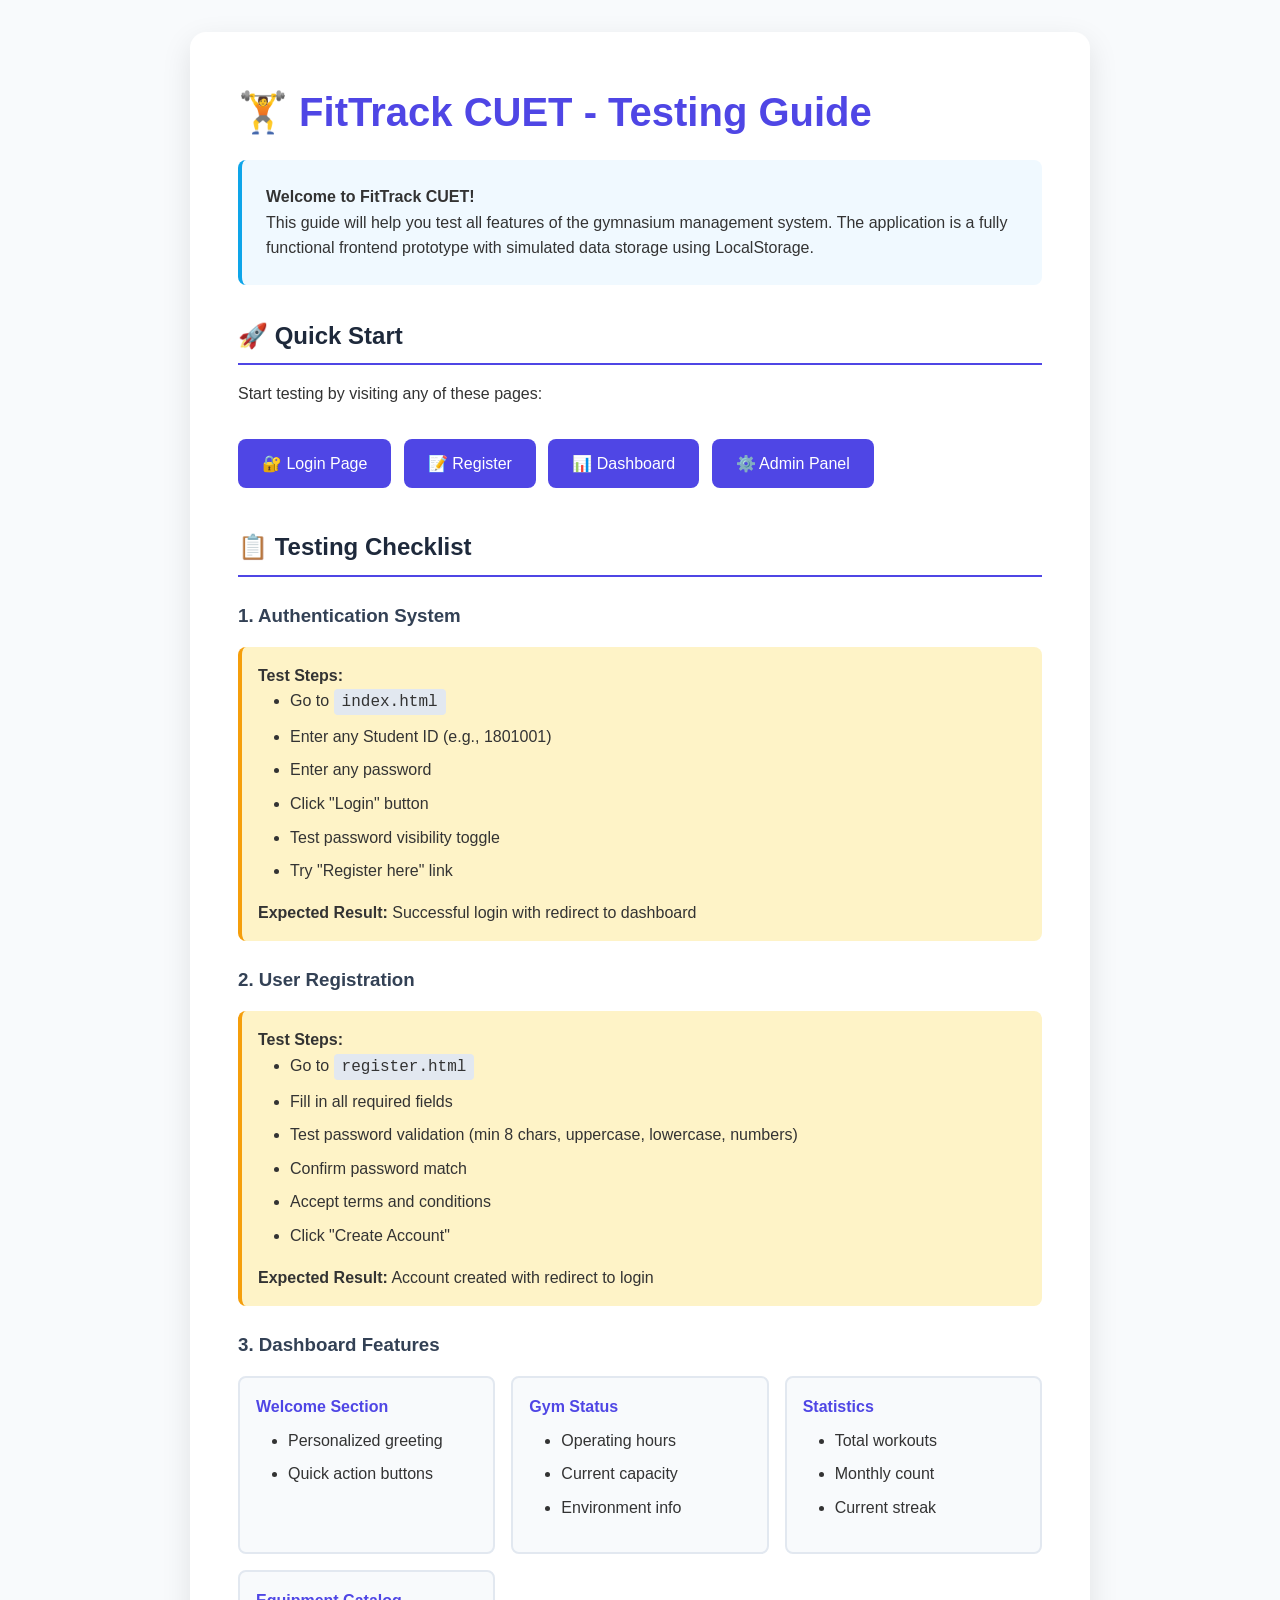
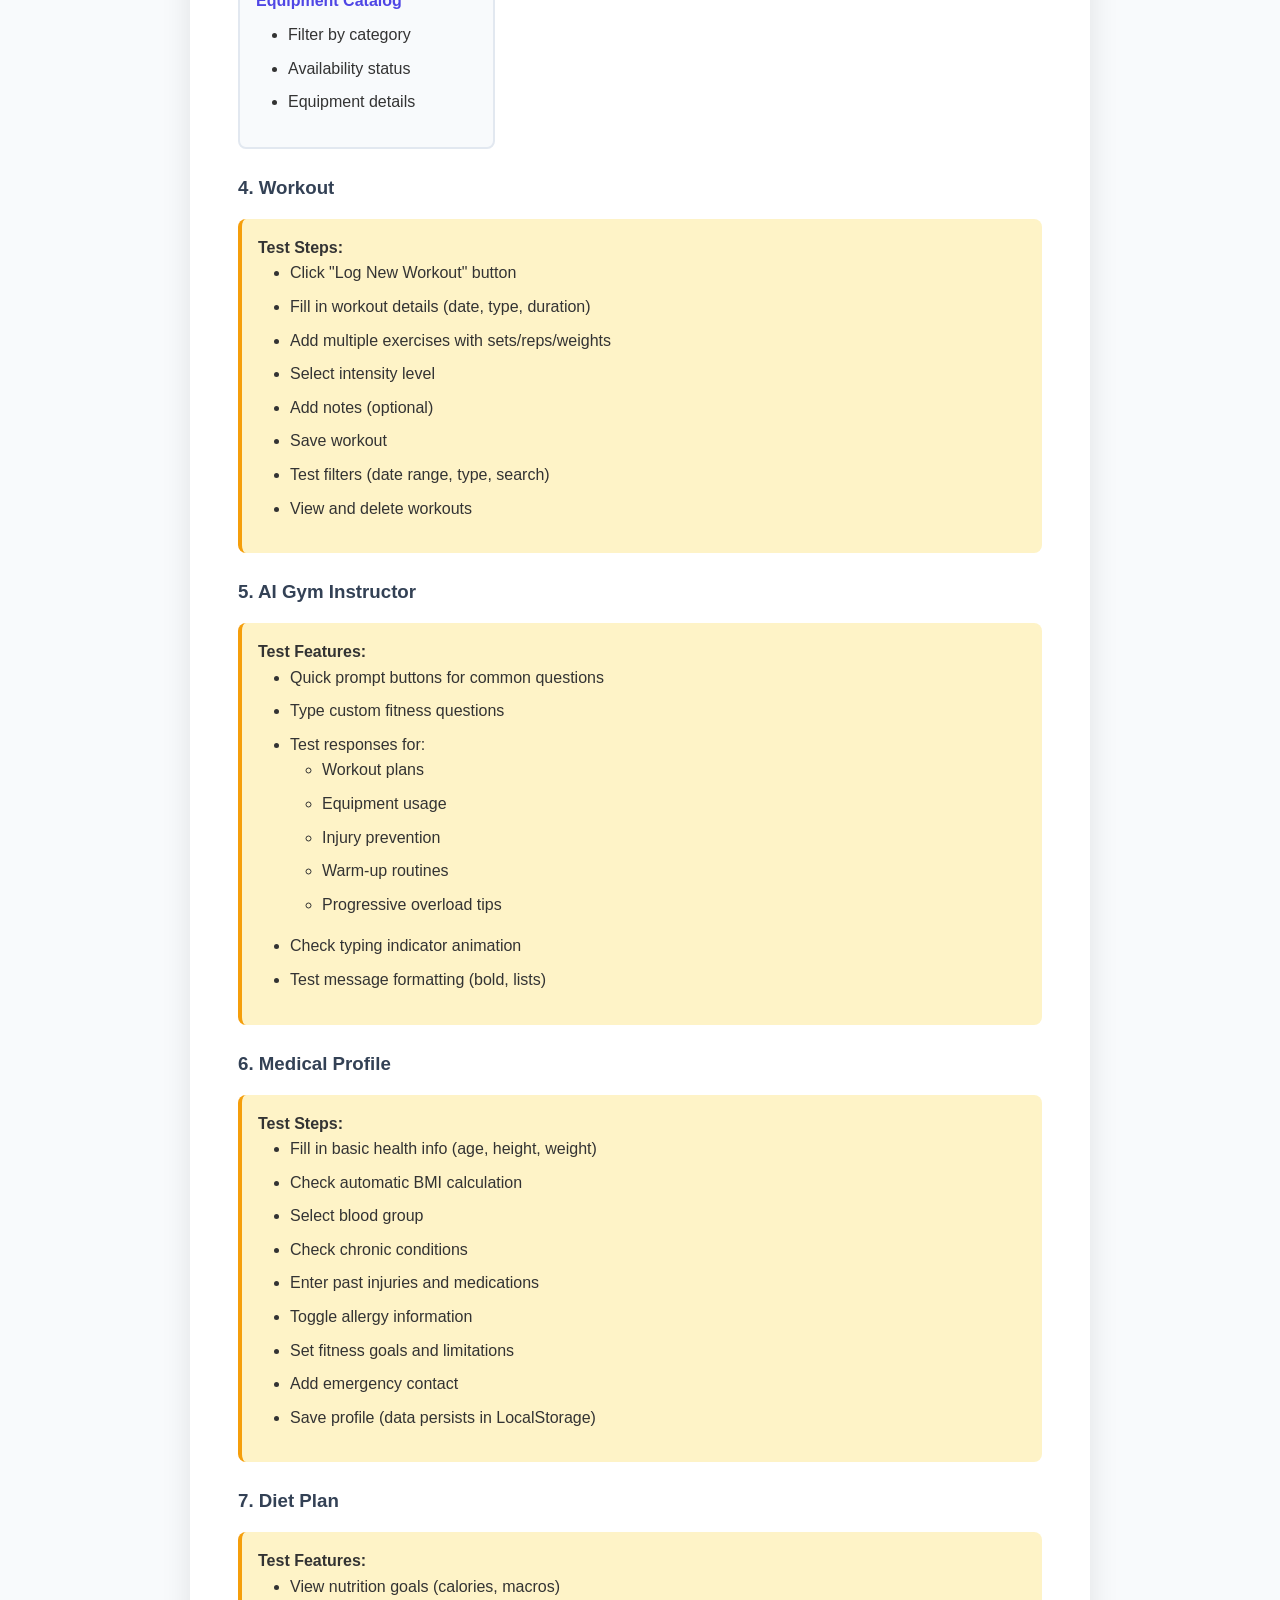
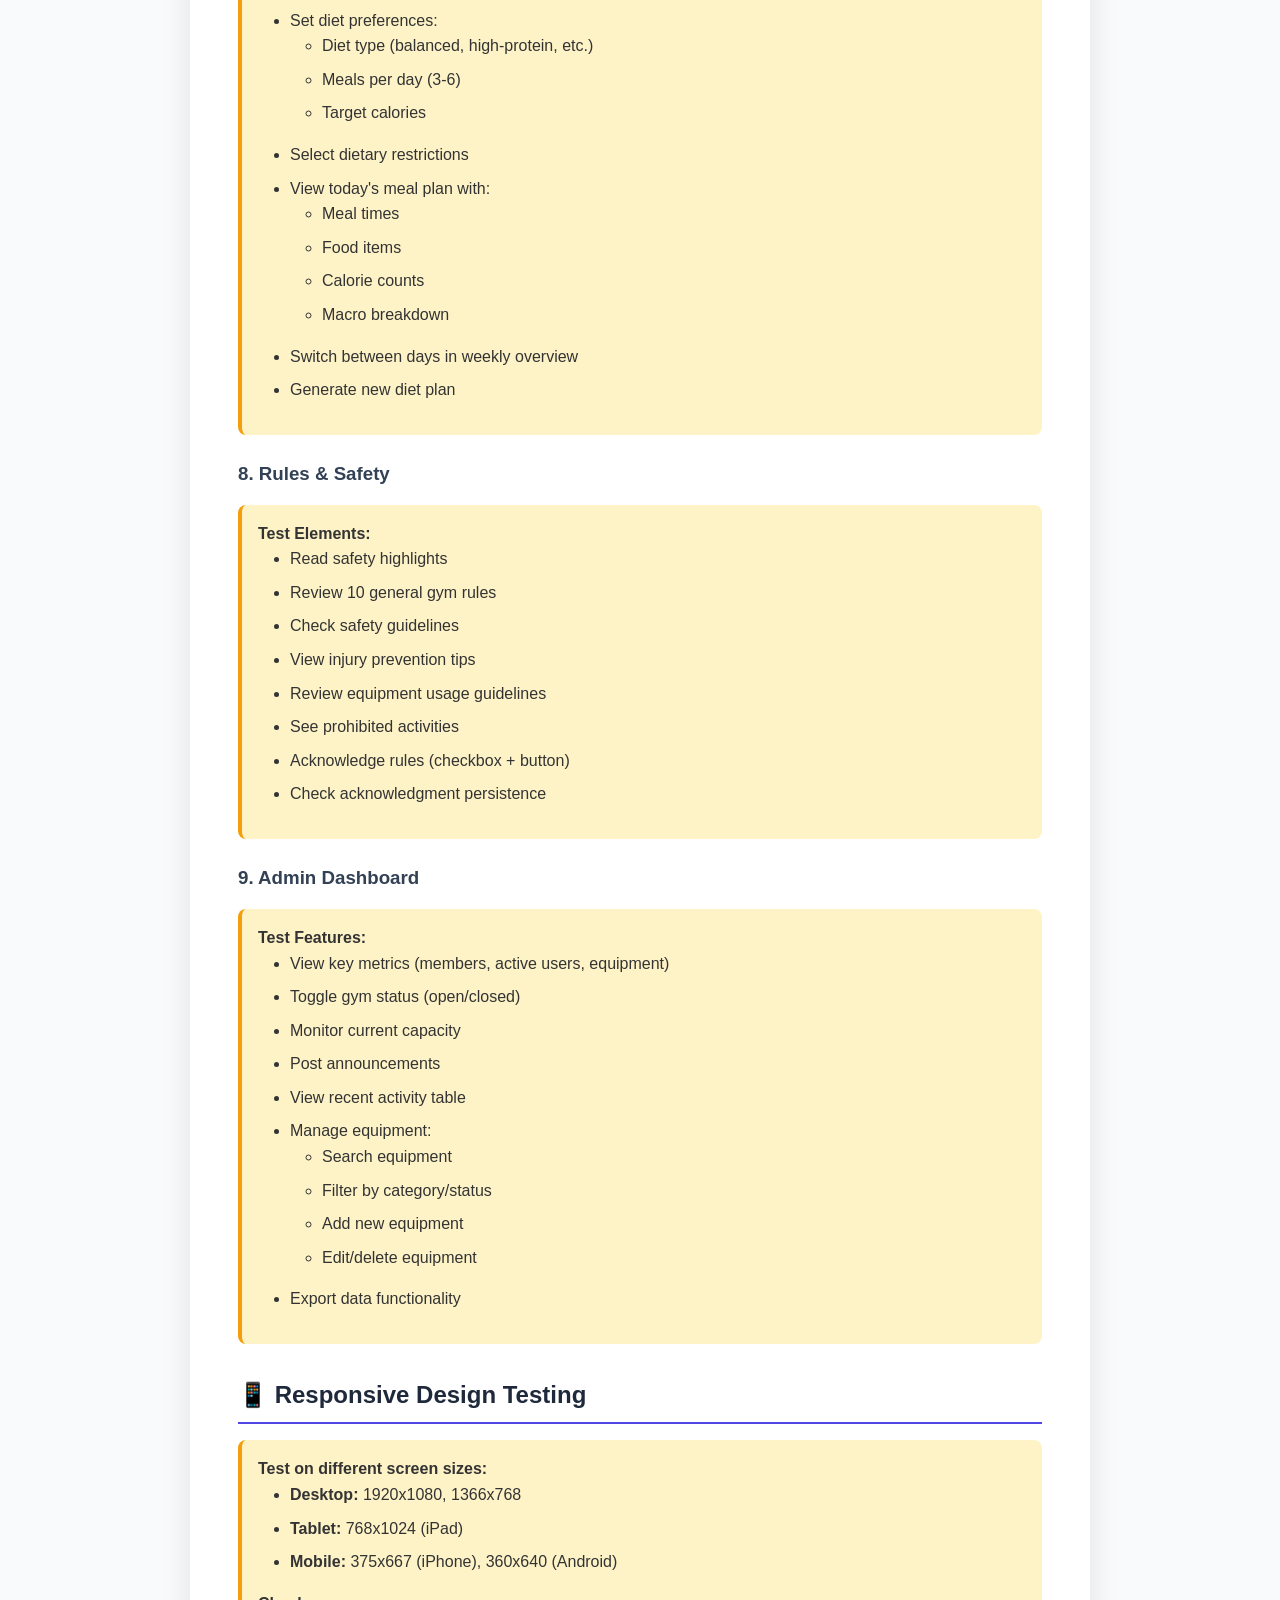
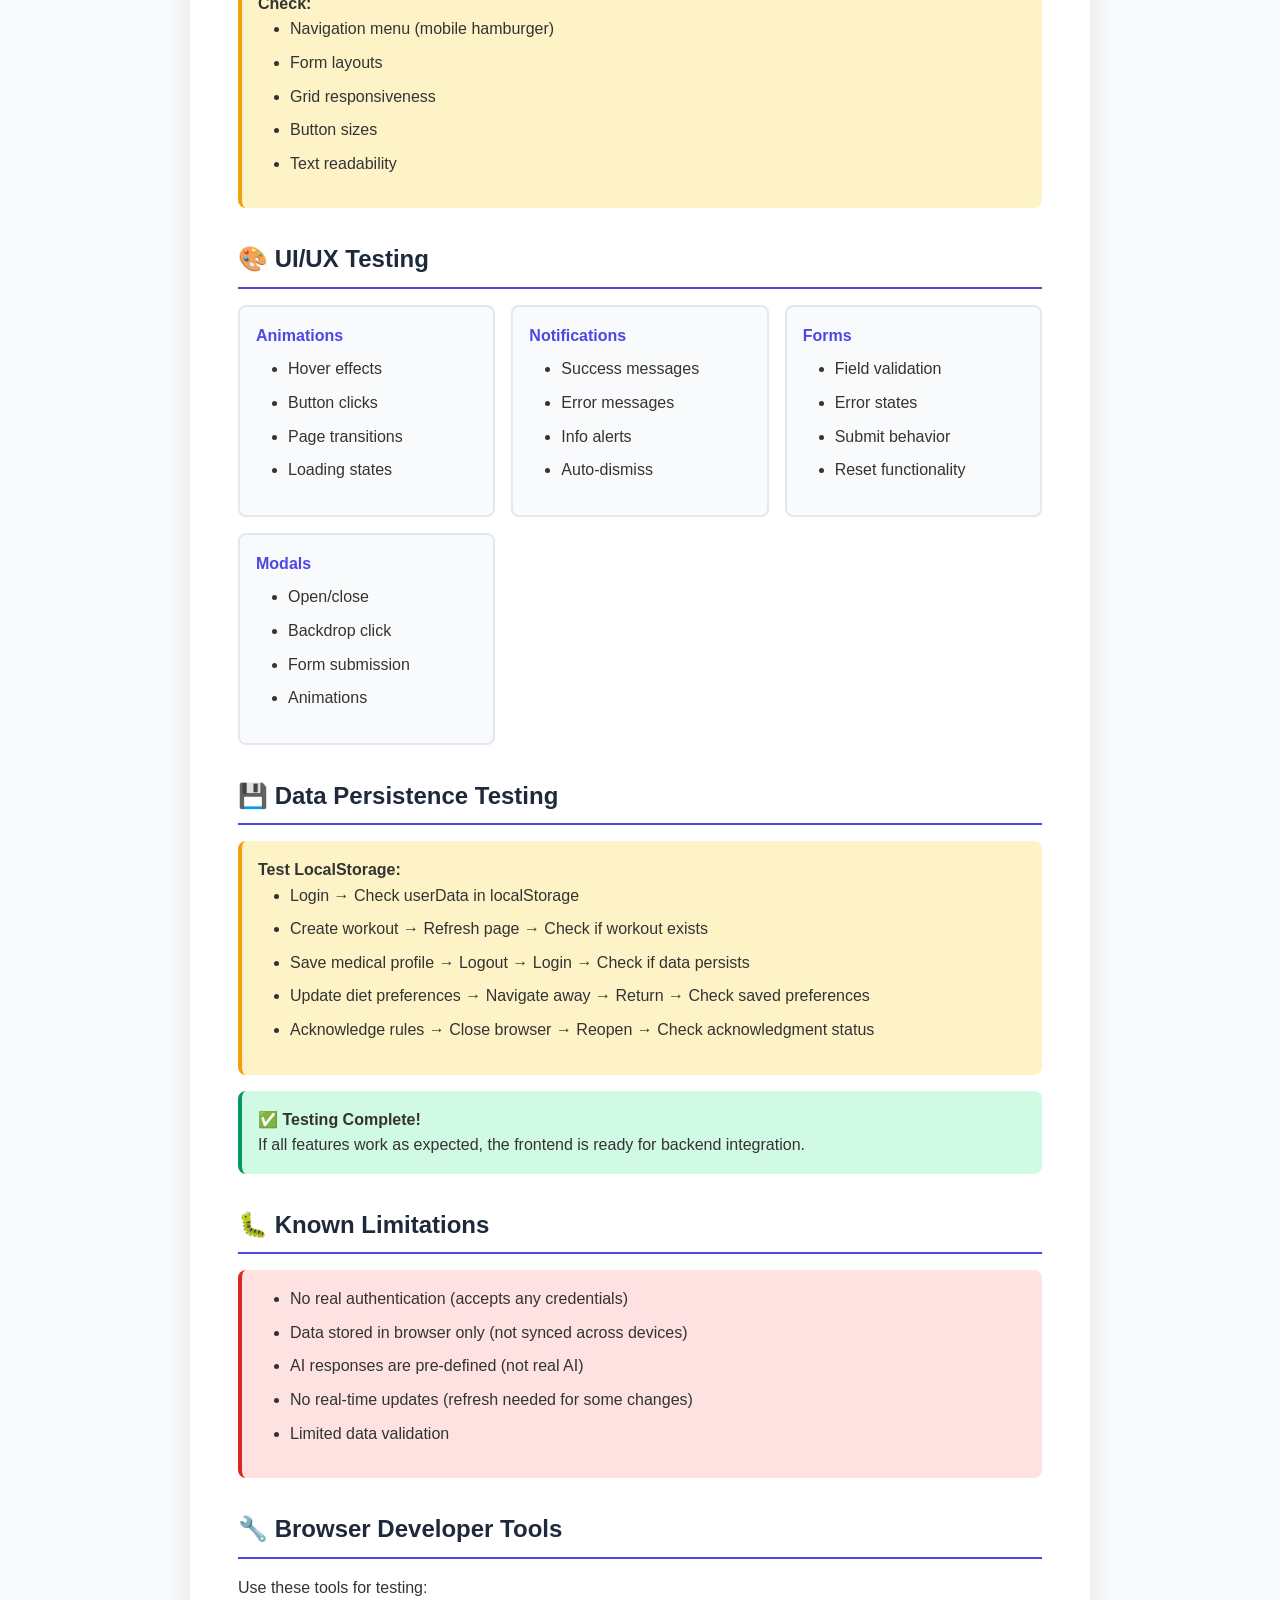
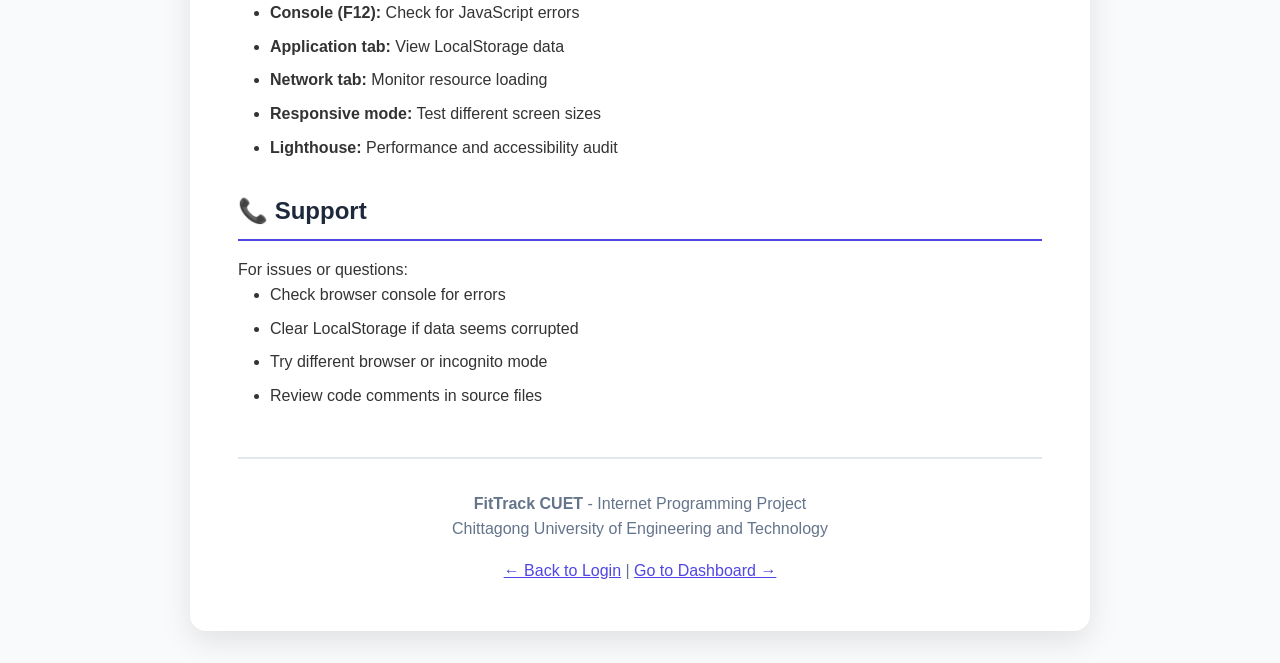
<file: testing-guide.html>
<!DOCTYPE html>
<html lang="en">
<head>
    <meta charset="UTF-8">
    <meta name="viewport" content="width=device-width, initial-scale=1.0">
    <title>FitTrack CUET - Testing Guide</title>
    <style>
        * {
            margin: 0;
            padding: 0;
            box-sizing: border-box;
        }
        
        body {
            font-family: -apple-system, BlinkMacSystemFont, 'Segoe UI', Roboto, sans-serif;
            line-height: 1.6;
            color: #333;
            background: #f8fafc;
            padding: 2rem;
        }
        
        .container {
            max-width: 900px;
            margin: 0 auto;
            background: white;
            padding: 3rem;
            border-radius: 1rem;
            box-shadow: 0 10px 30px rgba(0,0,0,0.1);
        }
        
        h1 {
            color: #4f46e5;
            margin-bottom: 1rem;
            font-size: 2.5rem;
        }
        
        h2 {
            color: #1e293b;
            margin-top: 2rem;
            margin-bottom: 1rem;
            padding-bottom: 0.5rem;
            border-bottom: 2px solid #4f46e5;
        }
        
        h3 {
            color: #334155;
            margin-top: 1.5rem;
            margin-bottom: 0.75rem;
        }
        
        .intro {
            background: #f0f9ff;
            padding: 1.5rem;
            border-radius: 0.5rem;
            margin-bottom: 2rem;
            border-left: 4px solid #0ea5e9;
        }
        
        .page-link {
            display: inline-block;
            background: #4f46e5;
            color: white;
            padding: 0.75rem 1.5rem;
            border-radius: 0.5rem;
            text-decoration: none;
            margin: 0.5rem 0.5rem 0.5rem 0;
            transition: all 0.3s;
        }
        
        .page-link:hover {
            background: #3730a3;
            transform: translateY(-2px);
            box-shadow: 0 4px 12px rgba(79, 70, 229, 0.3);
        }
        
        .test-section {
            background: #fef3c7;
            padding: 1rem;
            border-radius: 0.5rem;
            margin: 1rem 0;
            border-left: 4px solid #f59e0b;
        }
        
        ul {
            margin-left: 2rem;
            margin-bottom: 1rem;
        }
        
        li {
            margin-bottom: 0.5rem;
        }
        
        code {
            background: #e2e8f0;
            padding: 0.25rem 0.5rem;
            border-radius: 0.25rem;
            font-family: 'Courier New', monospace;
        }
        
        .warning {
            background: #fee2e2;
            padding: 1rem;
            border-radius: 0.5rem;
            border-left: 4px solid #dc2626;
            margin: 1rem 0;
        }
        
        .success {
            background: #d1fae5;
            padding: 1rem;
            border-radius: 0.5rem;
            border-left: 4px solid #059669;
            margin: 1rem 0;
        }
        
        .feature-grid {
            display: grid;
            grid-template-columns: repeat(auto-fit, minmax(250px, 1fr));
            gap: 1rem;
            margin: 1rem 0;
        }
        
        .feature-card {
            background: #f8fafc;
            padding: 1rem;
            border-radius: 0.5rem;
            border: 2px solid #e2e8f0;
        }
        
        .feature-card h4 {
            color: #4f46e5;
            margin-bottom: 0.5rem;
        }
    </style>
</head>
<body>
    <div class="container">
        <h1>🏋️ FitTrack CUET - Testing Guide</h1>
        
        <div class="intro">
            <p><strong>Welcome to FitTrack CUET!</strong></p>
            <p>This guide will help you test all features of the gymnasium management system. The application is a fully functional frontend prototype with simulated data storage using LocalStorage.</p>
        </div>

        <h2>🚀 Quick Start</h2>
        <p>Start testing by visiting any of these pages:</p>
        <div style="margin: 1.5rem 0;">
            <a href="index.html" class="page-link">🔐 Login Page</a>
            <a href="register.html" class="page-link">📝 Register</a>
            <a href="dashboard.html" class="page-link">📊 Dashboard</a>
            <a href="admin-dashboard.html" class="page-link">⚙️ Admin Panel</a>
        </div>

        <h2>📋 Testing Checklist</h2>

        <h3>1. Authentication System</h3>
        <div class="test-section">
            <strong>Test Steps:</strong>
            <ul>
                <li>Go to <code>index.html</code></li>
                <li>Enter any Student ID (e.g., 1801001)</li>
                <li>Enter any password</li>
                <li>Click "Login" button</li>
                <li>Test password visibility toggle</li>
                <li>Try "Register here" link</li>
            </ul>
            <strong>Expected Result:</strong> Successful login with redirect to dashboard
        </div>

        <h3>2. User Registration</h3>
        <div class="test-section">
            <strong>Test Steps:</strong>
            <ul>
                <li>Go to <code>register.html</code></li>
                <li>Fill in all required fields</li>
                <li>Test password validation (min 8 chars, uppercase, lowercase, numbers)</li>
                <li>Confirm password match</li>
                <li>Accept terms and conditions</li>
                <li>Click "Create Account"</li>
            </ul>
            <strong>Expected Result:</strong> Account created with redirect to login
        </div>

        <h3>3. Dashboard Features</h3>
        <div class="feature-grid">
            <div class="feature-card">
                <h4>Welcome Section</h4>
                <ul>
                    <li>Personalized greeting</li>
                    <li>Quick action buttons</li>
                </ul>
            </div>
            <div class="feature-card">
                <h4>Gym Status</h4>
                <ul>
                    <li>Operating hours</li>
                    <li>Current capacity</li>
                    <li>Environment info</li>
                </ul>
            </div>
            <div class="feature-card">
                <h4>Statistics</h4>
                <ul>
                    <li>Total workouts</li>
                    <li>Monthly count</li>
                    <li>Current streak</li>
                </ul>
            </div>
            <div class="feature-card">
                <h4>Equipment Catalog</h4>
                <ul>
                    <li>Filter by category</li>
                    <li>Availability status</li>
                    <li>Equipment details</li>
                </ul>
            </div>
        </div>

        <h3>4. Workout</h3>
        <div class="test-section">
            <strong>Test Steps:</strong>
            <ul>
                <li>Click "Log New Workout" button</li>
                <li>Fill in workout details (date, type, duration)</li>
                <li>Add multiple exercises with sets/reps/weights</li>
                <li>Select intensity level</li>
                <li>Add notes (optional)</li>
                <li>Save workout</li>
                <li>Test filters (date range, type, search)</li>
                <li>View and delete workouts</li>
            </ul>
        </div>

        <h3>5. AI Gym Instructor</h3>
        <div class="test-section">
            <strong>Test Features:</strong>
            <ul>
                <li>Quick prompt buttons for common questions</li>
                <li>Type custom fitness questions</li>
                <li>Test responses for:
                    <ul>
                        <li>Workout plans</li>
                        <li>Equipment usage</li>
                        <li>Injury prevention</li>
                        <li>Warm-up routines</li>
                        <li>Progressive overload tips</li>
                    </ul>
                </li>
                <li>Check typing indicator animation</li>
                <li>Test message formatting (bold, lists)</li>
            </ul>
        </div>

        <h3>6. Medical Profile</h3>
        <div class="test-section">
            <strong>Test Steps:</strong>
            <ul>
                <li>Fill in basic health info (age, height, weight)</li>
                <li>Check automatic BMI calculation</li>
                <li>Select blood group</li>
                <li>Check chronic conditions</li>
                <li>Enter past injuries and medications</li>
                <li>Toggle allergy information</li>
                <li>Set fitness goals and limitations</li>
                <li>Add emergency contact</li>
                <li>Save profile (data persists in LocalStorage)</li>
            </ul>
        </div>

        <h3>7. Diet Plan</h3>
        <div class="test-section">
            <strong>Test Features:</strong>
            <ul>
                <li>View nutrition goals (calories, macros)</li>
                <li>Set diet preferences:
                    <ul>
                        <li>Diet type (balanced, high-protein, etc.)</li>
                        <li>Meals per day (3-6)</li>
                        <li>Target calories</li>
                    </ul>
                </li>
                <li>Select dietary restrictions</li>
                <li>View today's meal plan with:
                    <ul>
                        <li>Meal times</li>
                        <li>Food items</li>
                        <li>Calorie counts</li>
                        <li>Macro breakdown</li>
                    </ul>
                </li>
                <li>Switch between days in weekly overview</li>
                <li>Generate new diet plan</li>
            </ul>
        </div>

        <h3>8. Rules & Safety</h3>
        <div class="test-section">
            <strong>Test Elements:</strong>
            <ul>
                <li>Read safety highlights</li>
                <li>Review 10 general gym rules</li>
                <li>Check safety guidelines</li>
                <li>View injury prevention tips</li>
                <li>Review equipment usage guidelines</li>
                <li>See prohibited activities</li>
                <li>Acknowledge rules (checkbox + button)</li>
                <li>Check acknowledgment persistence</li>
            </ul>
        </div>

        <h3>9. Admin Dashboard</h3>
        <div class="test-section">
            <strong>Test Features:</strong>
            <ul>
                <li>View key metrics (members, active users, equipment)</li>
                <li>Toggle gym status (open/closed)</li>
                <li>Monitor current capacity</li>
                <li>Post announcements</li>
                <li>View recent activity table</li>
                <li>Manage equipment:
                    <ul>
                        <li>Search equipment</li>
                        <li>Filter by category/status</li>
                        <li>Add new equipment</li>
                        <li>Edit/delete equipment</li>
                    </ul>
                </li>
                <li>Export data functionality</li>
            </ul>
        </div>

        <h2>📱 Responsive Design Testing</h2>
        <div class="test-section">
            <strong>Test on different screen sizes:</strong>
            <ul>
                <li><strong>Desktop:</strong> 1920x1080, 1366x768</li>
                <li><strong>Tablet:</strong> 768x1024 (iPad)</li>
                <li><strong>Mobile:</strong> 375x667 (iPhone), 360x640 (Android)</li>
            </ul>
            <strong>Check:</strong>
            <ul>
                <li>Navigation menu (mobile hamburger)</li>
                <li>Form layouts</li>
                <li>Grid responsiveness</li>
                <li>Button sizes</li>
                <li>Text readability</li>
            </ul>
        </div>

        <h2>🎨 UI/UX Testing</h2>
        <div class="feature-grid">
            <div class="feature-card">
                <h4>Animations</h4>
                <ul>
                    <li>Hover effects</li>
                    <li>Button clicks</li>
                    <li>Page transitions</li>
                    <li>Loading states</li>
                </ul>
            </div>
            <div class="feature-card">
                <h4>Notifications</h4>
                <ul>
                    <li>Success messages</li>
                    <li>Error messages</li>
                    <li>Info alerts</li>
                    <li>Auto-dismiss</li>
                </ul>
            </div>
            <div class="feature-card">
                <h4>Forms</h4>
                <ul>
                    <li>Field validation</li>
                    <li>Error states</li>
                    <li>Submit behavior</li>
                    <li>Reset functionality</li>
                </ul>
            </div>
            <div class="feature-card">
                <h4>Modals</h4>
                <ul>
                    <li>Open/close</li>
                    <li>Backdrop click</li>
                    <li>Form submission</li>
                    <li>Animations</li>
                </ul>
            </div>
        </div>

        <h2>💾 Data Persistence Testing</h2>
        <div class="test-section">
            <strong>Test LocalStorage:</strong>
            <ul>
                <li>Login → Check userData in localStorage</li>
                <li>Create workout → Refresh page → Check if workout exists</li>
                <li>Save medical profile → Logout → Login → Check if data persists</li>
                <li>Update diet preferences → Navigate away → Return → Check saved preferences</li>
                <li>Acknowledge rules → Close browser → Reopen → Check acknowledgment status</li>
            </ul>
        </div>

        <div class="success">
            <strong>✅ Testing Complete!</strong>
            <p>If all features work as expected, the frontend is ready for backend integration.</p>
        </div>

        <h2>🐛 Known Limitations</h2>
        <div class="warning">
            <ul>
                <li>No real authentication (accepts any credentials)</li>
                <li>Data stored in browser only (not synced across devices)</li>
                <li>AI responses are pre-defined (not real AI)</li>
                <li>No real-time updates (refresh needed for some changes)</li>
                <li>Limited data validation</li>
            </ul>
        </div>

        <h2>🔧 Browser Developer Tools</h2>
        <p>Use these tools for testing:</p>
        <ul>
            <li><strong>Console (F12):</strong> Check for JavaScript errors</li>
            <li><strong>Application tab:</strong> View LocalStorage data</li>
            <li><strong>Network tab:</strong> Monitor resource loading</li>
            <li><strong>Responsive mode:</strong> Test different screen sizes</li>
            <li><strong>Lighthouse:</strong> Performance and accessibility audit</li>
        </ul>

        <h2>📞 Support</h2>
        <p>For issues or questions:</p>
        <ul>
            <li>Check browser console for errors</li>
            <li>Clear LocalStorage if data seems corrupted</li>
            <li>Try different browser or incognito mode</li>
            <li>Review code comments in source files</li>
        </ul>

        <div style="margin-top: 3rem; padding-top: 2rem; border-top: 2px solid #e2e8f0; text-align: center; color: #64748b;">
            <p><strong>FitTrack CUET</strong> - Internet Programming Project</p>
            <p>Chittagong University of Engineering and Technology</p>
            <p style="margin-top: 1rem;">
                <a href="index.html" style="color: #4f46e5;">← Back to Login</a> | 
                <a href="dashboard.html" style="color: #4f46e5;">Go to Dashboard →</a>
            </p>
        </div>
    </div>
</body>
</html>
</file>
<file: css/style.css>
﻿/* ===========================
   FitTrack CUET - Main Styles
   =========================== */

/* CSS Variables */
:root {
    --primary-color: #288eb3;
    --primary-dark: #2c53ee;
    --secondary-color: #64748b;
    --success-color: #059669;
    --danger-color: #dc2626;
    --warning-color: #f59e0b;
    --info-color: #0ea5e9;
    
    --text-dark: #010609;
    --text-light: #858d98;
    --text-white: black;
    
    --bg-white: #ffffff;
    --bg-light: #f8fafc;
    --bg-gray: #f1f5f9;
    --bg-dark: #1e293b;
    
    --border-color: #e2e8f0;
    --shadow-sm: 0 1px 2px 0 rgba(0, 0, 0, 0.05);
    --shadow-md: 0 4px 6px -1px rgba(0, 0, 0, 0.1);
    --shadow-lg: 0 10px 15px -3px rgba(0, 0, 0, 0.1);
    --shadow-xl: 0 20px 25px -5px rgba(0, 0, 0, 0.1);
    
    --radius-sm: 0.375rem;
    --radius-md: 0.5rem;
    --radius-lg: 0.75rem;
    --radius-xl: 1rem;
    
    --transition: all 0.3s ease;
}

/* Reset & Base Styles */
* {
    margin: 0;
    padding: 0;
    box-sizing: border-box;
}

body {
    font-family: 'Inter', -apple-system, BlinkMacSystemFont, 'Segoe UI', Roboto, sans-serif;
    color: var(--text-dark);
    background-color: var(--bg-light);
    line-height: 1.6;
    overflow-x: hidden;
}

a {
    text-decoration: none;
    color: inherit;
    transition: var(--transition);
}

img {
    max-width: 100%;
    height: auto;
    display: block;
}

/* Container */
.container {
    max-width: 1280px;
    margin: 0 auto;
    padding: 0 1.5rem;
}

/* ===========================
   Login & Register Pages
   =========================== */

.login-container,
.register-container {
    display: flex;
    min-height: 100vh;
}

.login-left,
.register-left {
    flex: 1;
    background: linear-gradient(135deg, var(--primary-color) 0%, var(--primary-dark) 100%);
    color: var(--text-dark);
    padding: 3rem;
    display: flex;
    flex-direction: column;
    justify-content: center;
    align-items: center;
    position: relative;
    overflow: hidden;
}

.login-left::before,
.register-left::before {
    content: '';
    position: absolute;
    top: -50%;
    right: -50%;
    width: 200%;
    height: 200%;
    background: radial-gradient(circle, rgba(255,255,255,0.1) 0%, transparent 70%);
    animation: pulse 15s ease-in-out infinite;
}

@keyframes pulse {
    0%, 100% { transform: scale(1); }
    50% { transform: scale(1.1); }
}

.branding {
    text-align: center;
    margin-bottom: 3rem;
    position: relative;
    z-index: 1;
}

.branding i {
    font-size: 4rem;
    margin-bottom: 1rem;
    animation: rotate 10s linear infinite;
    color: #ad5215;
}

@keyframes rotate {
    from { transform: rotate(0deg); }
    to { transform: rotate(360deg); }
}

.branding h1 {
    font-size: 3rem;
    font-weight: 800;
    margin-bottom: 0.5rem;
}

.branding p {
    font-size: 1.2rem;
    opacity: 0.9;
}

.features {
    display: grid;
    gap: 1.5rem;
    position: relative;
    z-index: 1;
}

.feature-item {
    display: flex;
    align-items: center;
    gap: 1rem;
    background: rgba(255, 255, 255, 0.1);
    padding: 1rem 1.5rem;
    border-radius: var(--radius-lg);
    backdrop-filter: blur(10px);
    transition: var(--transition);
}

.feature-item:hover {
    background: rgba(255, 255, 255, 0.2);
    transform: translateX(10px);
}

.feature-item i {
    font-size: 2rem;
}

.feature-item span {
    font-size: 1.1rem;
    font-weight: 600;
}

.login-right,
.register-right {
    flex: 1;
    padding: 3rem 4rem;
    margin-right: 2rem;
    display: flex;
    align-items: center;
    justify-content: center;
    background: var(--bg-white);
    color: var(--text-dark);
}

.login-box,
.register-box {
    width: 100%;
    max-width: 450px;
}

.login-box h2,
.register-box h2 {
    font-size: 2rem;
    font-weight: 1000;
    margin-bottom: 0.5rem;
    color: var(--bg-dark)
}

.subtitle {
    color: black;
    margin-bottom: 2rem;
}

/* Auth Forms */
.auth-form {
    display: flex;
    flex-direction: column;
    gap: 1.5rem;
}

.form-group {
    display: flex;
    flex-direction: column;
    flex-wrap: wrap;
    gap: 0.5rem;
}

.form-group label {
    font-weight: 600;
    color: var(--text-dark);
    font-size: 0.9rem;
    color: black;
    
}

.form-group input,
.form-group select,
.form-group textarea {
    padding: 0.75rem 1rem;
    border: 2px solid var(--border-color);
    border-radius: var(--radius-md);
    font-size: 1rem;
    transition: var(--transition);
    font-family: inherit;
    width: 100%;
}

.form-group input:focus,
.form-group select:focus,
.form-group textarea:focus {
    outline: none;
    border-color: var(--primary-color);
    box-shadow: 0 0 0 3px rgba(79, 70, 229, 0.1);
}

.input-group {
    position: relative;
    display: flex;
    align-items: center;
}

.input-group i {
    position: absolute;
    left: 1rem;
    color: var(--text-light);
}

.input-group input {
    padding-left: 2.75rem;
    width: 100%;
    color:black;
}

.toggle-password {
    position: absolute;
    right: 1rem;
    left: auto;
    cursor: pointer;
    transition: var(--transition);
}

.toggle-password:hover {
    color: var(--primary-color);
}

.form-row {
    display: grid;
    grid-template-columns: 1fr 1fr;
    gap: 1rem;
}

.form-options {
    display: flex;
    justify-content: space-between;
    align-items: center;
    font-size: 0.9rem;
}

.remember-me {
    display: flex;
    align-items: center;
    gap: 0.5rem;
    cursor: pointer;
}

.forgot-password {
    color: var(--primary-color);
    font-weight: 600;
}

.forgot-password:hover {
    text-decoration: underline;
}

/* Buttons */
.btn {
    padding: 0.875rem 1.5rem;
    border: none;
    border-radius: var(--radius-md);
    font-size: 1rem;
    font-weight: 600;
    cursor: pointer;
    transition: var(--transition);
    display: inline-flex;
    align-items: center;
    justify-content: center;
    gap: 0.5rem;
}

.btn-primary {
    background: var(--primary-color);
    color: var(--text-white);
}

.btn-primary:hover {
    background: var(--primary-dark);
    transform: translateY(-2px);
    box-shadow: var(--shadow-lg);
}

.btn-secondary {
    background: var(--secondary-color);
    color: var(--text-white);
}

.btn-secondary:hover {
    background: #475569;
}

.btn-link {
    background: none;
    border: none;
    color: var(--primary-color);
    cursor: pointer;
    font-weight: 600;
    padding: 0.5rem;
}

.btn-link:hover {
    text-decoration: underline;
}

.auth-footer {
    text-align: center;
    padding-top: 1rem;
    color: var(--text-light);
}

.auth-footer a {
    color: var(--primary-color);
    font-weight: 600;
}

.auth-footer a:hover {
    text-decoration: underline;
}

/* Register Benefits */
.register-benefits {
    position: relative;
    z-index: 1;
    margin-top: 2rem;
}

.register-benefits h3 {
    font-size: 1.5rem;
    margin-bottom: 1.5rem;
}

.register-benefits ul {
    list-style: none;
    display: flex;
    flex-direction: column;
    gap: 1rem;
}

.register-benefits li {
    display: flex;
    align-items: center;
    gap: 1rem;
    font-size: 1.05rem;
}

.register-benefits li i {
    font-size: 1.25rem;
    color: #7e1255;
}

.checkbox-group {
    margin-top: 0.5rem;
}

.checkbox-label {
    display: flex;
    align-items: flex-start;
    gap: 0.75rem;
    cursor: pointer;
    font-size: 0.9rem;
}

.checkbox-label input[type="checkbox"] {
    margin-top: 0.25rem;
    cursor: pointer;
}

.password-hint {
    color: var(--text-light);
    font-size: 0.85rem;
    margin-top: 0.25rem;
}

/* ===========================
   Navigation Bar
   =========================== */

.navbar {
    background: var(--bg-white);
    box-shadow: var(--shadow-md);
    position: sticky;
    top: 0;
    z-index: 1000;
}

.nav-container {
    max-width: 1400px;
    margin: 0 auto;
    padding: 1rem 1.5rem;
    display: flex;
    align-items: center;
    justify-content: space-between;
}

.nav-brand {
    display: flex;
    align-items: center;
    gap: 0.75rem;
    font-size: 1.5rem;
    font-weight: 800;
    color: var(--primary-color);
}

.nav-brand i {
    font-size: 1.75rem;
}

.nav-toggle {
    display: none;
    flex-direction: column;
    gap: 0.25rem;
    background: none;
    border: none;
    cursor: pointer;
}

.nav-toggle span {
    width: 25px;
    height: 3px;
    background: var(--text-dark);
    border-radius: 2px;
    transition: var(--transition);
}

.nav-menu {
    display: flex;
    list-style: none;
    gap: 0.5rem;
}

.nav-menu a {
    display: flex;
    align-items: center;
    gap: 0.5rem;
    padding: 0.625rem 1rem;
    border-radius: var(--radius-md);
    font-weight: 600;
    color: var(--text-light);
    transition: var(--transition);
}

.nav-menu a:hover,
.nav-menu a.active {
    background: var(--bg-light);
    color: var(--primary-color);
}

.nav-user {
    display: flex;
    align-items: center;
    gap: 1.5rem;
}

.notification-icon {
    position: relative;
    cursor: pointer;
    font-size: 1.25rem;
    color: var(--text-light);
    transition: var(--transition);
}

.notification-icon:hover {
    color: var(--primary-color);
}

.notification-badge {
    position: absolute;
    top: -8px;
    right: -8px;
    background: var(--danger-color);
    color: white;
    font-size: 0.7rem;
    font-weight: 700;
    padding: 0.15rem 0.4rem;
    border-radius: 999px;
    min-width: 18px;
    text-align: center;
    display: flex;
    align-items: center;
    justify-content: center;
}

/* Notification Dropdown */
.notification-dropdown {
    position: absolute;
    top: calc(100% + 10px);
    right: 0;
    width: 380px;
    max-height: 500px;
    background: var(--bg-white);
    border-radius: var(--radius-lg);
    box-shadow: var(--shadow-xl);
    border: 1px solid var(--border-color);
    display: none;
    flex-direction: column;
    z-index: 1000;
}

.notification-dropdown.show {
    display: flex;
}

.notification-dropdown::before {
    content: '';
    position: absolute;
    top: -8px;
    right: 20px;
    width: 0;
    height: 0;
    border-left: 8px solid transparent;
    border-right: 8px solid transparent;
    border-bottom: 8px solid var(--border-color);
}

.notification-dropdown::after {
    content: '';
    position: absolute;
    top: -7px;
    right: 21px;
    width: 0;
    height: 0;
    border-left: 7px solid transparent;
    border-right: 7px solid transparent;
    border-bottom: 7px solid var(--bg-white);
}

.notification-header {
    display: flex;
    justify-content: space-between;
    align-items: center;
    padding: 1rem 1.25rem;
    border-bottom: 1px solid var(--border-color);
}

.notification-header h3 {
    font-size: 1.1rem;
    color: var(--text-dark);
    margin: 0;
}

.notification-actions {
    display: flex;
    gap: 0.5rem;
}

.notification-list {
    flex: 1;
    overflow-y: auto;
    max-height: 400px;
}

.notification-item {
    display: flex;
    gap: 1rem;
    padding: 1rem 1.25rem;
    border-bottom: 1px solid var(--border-color);
    cursor: pointer;
    transition: var(--transition);
    position: relative;
}

.notification-item:hover {
    background: var(--bg-light);
}

.notification-item.unread {
    background: #eff6ff;
}

.notification-item.unread::before {
    content: '';
    position: absolute;
    left: 0;
    top: 0;
    bottom: 0;
    width: 3px;
    background: var(--primary-color);
}

.notification-icon {
    flex-shrink: 0;
    width: 40px;
    height: 40px;
    border-radius: 50%;
    display: flex;
    align-items: center;
    justify-content: center;
    font-size: 1.1rem;
}

.notification-info {
    background: #e0f2fe;
    color: #0369a1;
}

.notification-success {
    background: #d1fae5;
    color: #047857;
}

.notification-warning {
    background: #fef3c7;
    color: #d97706;
}

.notification-error {
    background: #fee2e2;
    color: #dc2626;
}

.notification-content {
    flex: 1;
    min-width: 0;
}

.notification-content h4 {
    font-size: 0.9rem;
    color: var(--text-dark);
    margin: 0 0 0.25rem 0;
    font-weight: 600;
}

.notification-content p {
    font-size: 0.85rem;
    color: var(--text-light);
    margin: 0 0 0.5rem 0;
    line-height: 1.4;
    display: -webkit-box;
    -webkit-line-clamp: 2;
    -webkit-box-orient: vertical;
    overflow: hidden;
}

.notification-time {
    font-size: 0.75rem;
    color: var(--text-light);
}

.notification-actions-inline {
    display: flex;
    gap: 0.25rem;
    flex-shrink: 0;
}

.btn-icon,
.btn-icon-small {
    background: none;
    border: none;
    color: var(--text-light);
    cursor: pointer;
    padding: 0.5rem;
    border-radius: var(--radius-sm);
    transition: var(--transition);
    display: flex;
    align-items: center;
    justify-content: center;
}

.btn-icon-small {
    padding: 0.25rem;
    font-size: 0.85rem;
}

.btn-icon:hover,
.btn-icon-small:hover {
    background: var(--bg-gray);
    color: var(--primary-color);
}

.notification-footer {
    padding: 0.75rem 1.25rem;
    border-top: 1px solid var(--border-color);
    text-align: center;
}

.notification-footer a {
    color: var(--primary-color);
    text-decoration: none;
    font-size: 0.9rem;
    font-weight: 600;
}

.notification-footer a:hover {
    text-decoration: underline;
}

.no-notifications,
.loading-notifications {
    padding: 3rem 2rem;
    text-align: center;
    color: var(--text-light);
}

.no-notifications i,
.loading-notifications i {
    font-size: 2.5rem;
    color: var(--text-light);
    margin-bottom: 1rem;
    display: block;
}

.no-notifications p,
.loading-notifications p {
    margin: 0;
    font-size: 0.95rem;
}

.loading-notifications i {
    animation: spin 1s linear infinite;
}

@keyframes spin {
    0% { transform: rotate(0deg); }
    100% { transform: rotate(360deg); }
}

/* Scrollbar Styles for Notification List */
.notification-list::-webkit-scrollbar {
    width: 6px;
}

.notification-list::-webkit-scrollbar-track {
    background: var(--bg-light);
}

.notification-list::-webkit-scrollbar-thumb {
    background: var(--border-color);
    border-radius: var(--radius-full);
}

.notification-list::-webkit-scrollbar-thumb:hover {
    background: var(--text-light);
}


.user-dropdown {
    display: flex;
    align-items: center;
    gap: 0.75rem;
    cursor: pointer;
    padding: 0.5rem;
    border-radius: var(--radius-md);
    transition: var(--transition);
    position: relative;
}

.user-dropdown:hover {
    background: var(--bg-light);
}

.user-dropdown img {
    width: 40px;
    height: 40px;
    border-radius: 50%;
}

.user-name {
    font-weight: 600;
    color: var(--text-dark);
}

.dropdown-menu {
    position: absolute;
    top: 100%;
    right: 0;
    margin-top: 0.5rem;
    background: var(--bg-white);
    border-radius: var(--radius-md);
    box-shadow: var(--shadow-lg);
    min-width: 200px;
    opacity: 0;
    visibility: hidden;
    transform: translateY(-10px);
    transition: var(--transition);
}

.user-dropdown:hover .dropdown-menu {
    opacity: 1;
    visibility: visible;
    transform: translateY(0);
}

.dropdown-menu a {
    display: flex;
    align-items: center;
    gap: 0.75rem;
    padding: 0.75rem 1rem;
    color: var(--text-dark);
    transition: var(--transition);
}

.dropdown-menu a:hover {
    background: var(--bg-light);
    color: var(--primary-color);
}

.dropdown-menu a:first-child {
    border-radius: var(--radius-md) var(--radius-md) 0 0;
}

.dropdown-menu a:last-child {
    border-radius: 0 0 var(--radius-md) var(--radius-md);
}

/* Admin Navigation */
.admin-nav {
    background: linear-gradient(135deg, #1e293b 0%, #334155 100%);
}

.admin-nav .nav-brand,
.admin-nav .nav-menu a,
.admin-nav .user-name {
    color: var(--text-white);
}

.admin-nav .nav-menu a:hover,
.admin-nav .nav-menu a.active {
    background: rgba(255, 255, 255, 0.1);
    color: var(--text-white);
}

.admin-badge {
    background: var(--danger-color);
    color: var(--text-white);
    padding: 0.25rem 0.75rem;
    border-radius: 999px;
    font-size: 0.75rem;
    font-weight: 700;
}

/* ===========================
   Main Content
   =========================== */

.main-content {
    min-height: calc(100vh - 80px);
    padding: 2rem 0;
}

.page-header {
    display: flex;
    justify-content: space-between;
    align-items: center;
    margin-bottom: 2rem;
    flex-wrap: wrap;
    gap: 1rem;
}

.page-header h1 {
    font-size: 2rem;
    font-weight: 700;
    color: var(--text-dark);
    display: flex;
    align-items: center;
    gap: 0.75rem;
}

.page-header h1 i {
    color: var(--primary-color);
}

.page-header p {
    color: var(--text-light);
    margin-top: 0.25rem;
}

.section-title {
    font-size: 1.5rem;
    font-weight: 700;
    color: var(--text-dark);
    margin-bottom: 1.5rem;
}

/* ===========================
   Dashboard
   =========================== */

.welcome-section {
    background: linear-gradient(135deg, var(--primary-color) 0%, var(--primary-dark) 100%);
    color: var(--text-white);
    padding: 2.0rem;
    border-radius: var(--radius-xl);
    margin-bottom: 2rem;
    display: flex;
    justify-content: space-between;
    align-items: center;
    flex-wrap: wrap;
    gap: 1.5rem;
}

.welcome-text h1 {
    font-size: 2.25rem;
    font-weight: 800;
    margin-bottom: 0.5rem;
}

.welcome-text h1 span {
    color: #fbbf24;
}

.welcome-text p {
    font-size: 1.1rem;
    opacity: 0.9;
}

.quick-actions {
    display: flex;
    gap: 1rem;
}

/* Gym Status */
.gym-status-section {
    margin-bottom: 2rem;
}

.status-card {
    background: var(--bg-white);
    border-radius: var(--radius-lg);
    padding: 1.5rem;
    box-shadow: var(--shadow-md);
}

.status-header {
    display: flex;
    justify-content: space-between;
    align-items: center;
    margin-bottom: 1.5rem;
}

.status-header h3 {
    font-size: 1.25rem;
    font-weight: 700;
    color: var(--text-dark);
    display: flex;
    align-items: center;
    gap: 0.5rem;
}

.status-badge {
    padding: 0.375rem 1rem;
    border-radius: 999px;
    font-weight: 700;
    font-size: 0.875rem;
}

.status-badge.open {
    background: rgba(5, 150, 105, 0.1);
    color: var(--success-color);
}

.status-badge.closed {
    background: rgba(220, 38, 38, 0.1);
    color: var(--danger-color);
}

.status-details {
    display: grid;
    gap: 1rem;
}

.status-item {
    display: flex;
    align-items: center;
    gap: 1rem;
}

.status-item i {
    font-size: 1.5rem;
    color: var(--primary-color);
}

.status-item strong {
    display: block;
    color: var(--text-dark);
    margin-bottom: 0.25rem;
}

.status-item p {
    color: var(--text-light);
    font-size: 0.95rem;
}

/* Stats Grid */
.stats-section {
    margin-bottom: 2.5rem;
}

.stats-grid {
    display: grid;
    grid-template-columns: repeat(auto-fit, minmax(250px, 1fr));
    gap: 1.5rem;
}

.stat-card {
    background: var(--bg-white);
    padding: 1.5rem;
    border-radius: var(--radius-lg);
    box-shadow: var(--shadow-md);
    display: flex;
    align-items: center;
    gap: 1.25rem;
    transition: var(--transition);
}

.stat-card:hover {
    transform: translateY(-5px);
    box-shadow: var(--shadow-lg);
}

.stat-icon {
    width: 60px;
    height: 60px;
    border-radius: var(--radius-lg);
    display: flex;
    align-items: center;
    justify-content: center;
    font-size: 1.75rem;
    color: var(--text-white);
}

.stat-icon.blue { background: var(--info-color); }
.stat-icon.green { background: var(--success-color); }
.stat-icon.orange { background: var(--warning-color); }
.stat-icon.purple { background: #8b5cf6; }

.stat-content h3 {
    font-size: 2rem;
    font-weight: 800;
    color: var(--text-dark);
}

.stat-content p {
    color: var(--text-light);
    font-size: 0.95rem;
}

/* Equipment Catalog */
.equipment-section {
    margin-bottom: 2.5rem;
}

.section-header {
    display: flex;
    justify-content: space-between;
    align-items: center;
    margin-bottom: 1.5rem;
    flex-wrap: wrap;
    gap: 1rem;
}

.section-header-right {
    display: flex;
    align-items: center;
    gap: 1rem;
    flex-wrap: wrap;
}

.filter-buttons {
    display: flex;
    gap: 0.5rem;
    flex-wrap: wrap;
}

.filter-btn {
    padding: 0.5rem 1rem;
    border: 2px solid var(--border-color);
    background: var(--bg-white);
    color: var(--text-dark);
    border-radius: var(--radius-md);
    font-weight: 600;
    cursor: pointer;
    transition: var(--transition);
}

.filter-btn:hover,
.filter-btn.active {
    background: var(--primary-color);
    color: var(--text-white);
    border-color: var(--primary-color);
}

.equipment-grid {
    display: grid;
    grid-template-columns: repeat(auto-fill, minmax(280px, 1fr));
    gap: 1.5rem;
}

.equipment-card {
    background: var(--bg-white);
    border-radius: var(--radius-lg);
    padding: 1.5rem;
    box-shadow: var(--shadow-md);
    transition: var(--transition);
}

.equipment-card:hover {
    transform: translateY(-5px);
    box-shadow: var(--shadow-lg);
}

.equipment-header {
    display: flex;
    align-items: center;
    gap: 1rem;
    margin-bottom: 1rem;
}

.equipment-icon {
    width: 50px;
    height: 50px;
    background: var(--bg-light);
    border-radius: var(--radius-md);
    display: flex;
    align-items: center;
    justify-content: center;
    font-size: 1.5rem;
    color: var(--primary-color);
}

.equipment-info h3 {
    font-size: 1.1rem;
    font-weight: 700;
    color: var(--text-dark);
    margin-bottom: 0.25rem;
}

.equipment-category {
    font-size: 0.85rem;
    color: var(--text-light);
}

.equipment-details {
    display: flex;
    flex-direction: column;
    gap: 0.5rem;
    margin-bottom: 1rem;
}

.equipment-detail {
    display: flex;
    justify-content: space-between;
    font-size: 0.9rem;
}

.equipment-detail span:first-child {
    color: var(--text-light);
}

.equipment-detail span:last-child {
    font-weight: 600;
    color: var(--text-dark);
}

.availability {
    display: inline-block;
    padding: 0.25rem 0.75rem;
    border-radius: 999px;
    font-size: 0.85rem;
    font-weight: 600;
}

.availability.available {
    background: rgba(5, 150, 105, 0.1);
    color: var(--success-color);
}

.availability.in-use {
    background: rgba(245, 158, 11, 0.1);
    color: var(--warning-color);
}

/* Activity Section */
.activity-section {
    margin-bottom: 2.5rem;
}

.activity-list {
    display: flex;
    flex-direction: column;
    gap: 1rem;
}

.activity-item {
    background: var(--bg-white);
    padding: 1.25rem;
    border-radius: var(--radius-lg);
    box-shadow: var(--shadow-md);
    display: flex;
    align-items: center;
    gap: 1.25rem;
    transition: var(--transition);
}

.activity-item:hover {
    box-shadow: var(--shadow-lg);
}

.activity-icon {
    width: 50px;
    height: 50px;
    border-radius: 50%;
    display: flex;
    align-items: center;
    justify-content: center;
    font-size: 1.25rem;
    color: var(--text-white);
    flex-shrink: 0;
}

.activity-content {
    flex: 1;
}

.activity-content h4 {
    font-size: 1.05rem;
    font-weight: 700;
    color: var(--text-dark);
    margin-bottom: 0.25rem;
}

.activity-content p {
    color: var(--text-light);
    font-size: 0.9rem;
}

/* ===========================
   Alerts
   =========================== */

.alert {
    display: flex;
    align-items: flex-start;
    gap: 1rem;
    padding: 1.25rem;
    border-radius: var(--radius-lg);
    margin-bottom: 1.5rem;
}

.alert i {
    font-size: 1.5rem;
    flex-shrink: 0;
    margin-top: 0.125rem;
}

.alert strong {
    display: block;
    margin-bottom: 0.25rem;
}

.alert-warning {
    background: rgba(245, 158, 11, 0.1);
    color: #92400e;
}

.alert-warning i {
    color: var(--warning-color);
}

.alert-info {
    background: rgba(14, 165, 233, 0.1);
    color: #075985;
}

.alert-info i {
    color: var(--info-color);
}

.alert-danger {
    background: rgba(220, 38, 38, 0.1);
    color: #991b1b;
}

.alert-danger i {
    color: var(--danger-color);
}

/* ===========================
   Footer
   =========================== */

.footer {
    background: var(--bg-dark);
    color: rgba(255, 255, 255, 0.8);
    padding: 2rem 0;
    margin-top: 4rem;
}

.footer .container {
    display: flex;
    justify-content: space-between;
    align-items: center;
    flex-wrap: wrap;
    gap: 1rem;
}

.footer-links {
    display: flex;
    gap: 2rem;
}

.footer-links a {
    color: rgba(255, 255, 255, 0.8);
    transition: var(--transition);
}

.footer-links a:hover {
    color: var(--text-white);
}

/* ===========================
   Responsive Design
   =========================== */

@media (max-width: 1024px) {
    .login-container,
    .register-container {
        flex-direction: column;
    }
    
    .login-left,
    .register-left {
        padding: 2rem;
        min-height: auto;
    }
    
    .login-right,
    .register-right {
        padding: 2rem;
    }
    
    .nav-menu {
        gap: 0.25rem;
    }
    
    .nav-menu a {
        padding: 0.5rem 0.75rem;
        font-size: 0.9rem;
    }
}

@media (max-width: 768px) {
    .login-container,
    .register-container {
        flex-direction: column;
    }
    
    .login-left,
    .register-left {
        padding: 2rem;
        min-height: 40vh;
    }
    
    .branding h1 {
        font-size: 2rem;
    }
    
    .features {
        display: none;
    }
    
    .nav-toggle {
        display: flex;
    }
    
    .nav-menu {
        position: absolute;
        top: 100%;
        left: 0;
        right: 0;
        background: var(--bg-white);
        flex-direction: column;
        padding: 1rem;
        box-shadow: var(--shadow-lg);
        max-height: 0;
        overflow: hidden;
        transition: var(--transition);
    }
    
    .nav-menu.active {
        max-height: 500px;
    }
    
    .welcome-section {
        flex-direction: column;
        text-align: center;
    }
    
    .stats-grid {
        grid-template-columns: 1fr;
    }
    
    .equipment-grid {
        grid-template-columns: 1fr;
    }
    
    .page-header {
        flex-direction: column;
        align-items: flex-start;
    }
    
    .form-row {
        grid-template-columns: 1fr;
    }
}

@media (max-width: 480px) {
    .branding h1 {
        font-size: 1.5rem;
    }
    
    .page-header h1 {
        font-size: 1.5rem;
    }
    
    .welcome-text h1 {
        font-size: 1.75rem;
    }
    
    .quick-actions {
        flex-direction: column;
        width: 100%;
    }
    
    .quick-actions .btn {
        width: 100%;
    }
}

/* Dark Theme Specific Styles */
body.dark-theme {
    --bg-white: #1e293b;
    --bg-light: #0f172a;
    --bg-gray: #334155;
    --text-dark: #f8fafc;
    --text-light: #cbd5e1;
    --border-color: #334155;
    background-color: var(--bg-light);
    color: var(--text-dark);
}

body.dark-theme .login-container,
body.dark-theme .dashboard-card,
body.dark-theme .card,
body.dark-theme .settings-section,
body.dark-theme .equipment-card,
body.dark-theme .profile-card,
body.dark-theme .table-container,
body.dark-theme .modal-content,
body.dark-theme .workout-card {
    background: var(--bg-white) !important;
    border-color: var(--border-color);
    color: var(--text-dark) !important;
    box-shadow: 0 4px 6px rgba(0,0,0,0.3);
}

body.dark-theme p, 
body.dark-theme span:not(.badge):not(.btn-text), 
body.dark-theme label, 
body.dark-theme input,
body.dark-theme select,
body.dark-theme textarea,
body.dark-theme h1, 
body.dark-theme h2, 
body.dark-theme h3, 
body.dark-theme h4, 
body.dark-theme h5, 
body.dark-theme h6,
body.dark-theme li,
body.dark-theme td,
body.dark-theme th,
body.dark-theme a:not(.btn):not(.nav-menu a):not(.nav-item) {
    color: var(--text-dark);
}

body.dark-theme .text-light,
body.dark-theme .text-muted {
    color: var(--text-light) !important;
}

body.dark-theme input,
body.dark-theme select,
body.dark-theme textarea {
    background-color: var(--bg-gray);
    color: var(--text-dark);
    border-color: var(--border-color);
}

body.dark-theme table th,
body.dark-theme table td {
    border-color: var(--border-color);
    color: var(--text-dark);
}

body.dark-theme table th {
    background-color: var(--bg-gray);
}
body.dark-theme table tr:hover {
    background-color: rgba(255,255,255,0.05);
}


/* Comprehensive Dark Theme Overrides for All Pages */
body.dark-theme .settings-info-box { background: rgba(33, 150, 243, 0.1) !important; border-color: #2196F3; color: var(--text-dark); }
body.dark-theme .settings-info-box strong { color: var(--text-dark); }
body.dark-theme .settings-info-box p { color: var(--text-light); }
body.dark-theme .settings-option, body.dark-theme .settings-action-item { background: var(--bg-gray) !important; }
body.dark-theme .toggle-slider { background-color: var(--border-color); }
body.dark-theme input:checked + .toggle-slider { background-color: var(--primary-color); }
body.dark-theme .card-header, body.dark-theme .modal-header, body.dark-theme .modal-footer { border-color: var(--border-color); background: var(--bg-gray) !important; }
body.dark-theme .nav-menu a, body.dark-theme .nav-item { color: var(--text-light) !important; }
body.dark-theme .nav-menu a:hover, body.dark-theme .nav-menu a.active, body.dark-theme .nav-item.active { color: var(--text-dark) !important; background: rgba(255,255,255,0.05); }
body.dark-theme .sidebar-menu a i { color: var(--text-light); }
body.dark-theme .sidebar-menu a.active i { color: var(--text-dark); }
body.dark-theme .stat-card { background: var(--bg-gray) !important; box-shadow: 0 4px 6px rgba(0,0,0,0.3); }
body.dark-theme .stat-icon { background: rgba(255,255,255,0.05); }
body.dark-theme .notification-item.unread { background: rgba(40, 142, 179, 0.15) !important; }
body.dark-theme .notification-item { background: var(--bg-gray) !important; border-color: var(--border-color); }
body.dark-theme .success-alert { background: rgba(5, 150, 105, 0.15); color: #34d399; }
body.dark-theme .error-alert { background: rgba(220, 38, 38, 0.15); color: #f87171; }
body.dark-theme hr { border-color: var(--border-color); }
body.dark-theme .activity-item, body.dark-theme .meal-card { background: var(--bg-gray) !important; border-color: var(--border-color); }
body.dark-theme .btn-outline { border-color: var(--border-color); color: var(--text-dark); }
body.dark-theme .btn-outline:hover { background: var(--bg-gray); }
body.dark-theme .form-group label { color: var(--text-dark); }
body.dark-theme table th, body.dark-theme table td { color: var(--text-dark); border-color: var(--border-color); }
body.dark-theme table th { background: var(--bg-gray); }
body.dark-theme tr:hover { background: rgba(255,255,255,0.05) !important; }
body.dark-theme .text-muted, body.dark-theme .text-light, body.dark-theme span.text-sm { color: var(--text-light) !important; }

/* ---- THE COMPLETE DARK THEME OVERRIDES ---- */
body.dark-theme .main-content .container { background: var(--bg-gray) !important; color: var(--text-dark); border-color: var(--border-color); }
body.dark-theme .stat-card, 
body.dark-theme .card, 
body.dark-theme .dashboard-card,
body.dark-theme .status-card,
body.dark-theme .equipment-card,
body.dark-theme .profile-card,
body.dark-theme .medical-form,
body.dark-theme .history-container,
body.dark-theme .rules-container,
body.dark-theme .form-container,
body.dark-theme .login-container,
body.dark-theme .login-right,
body.dark-theme .register-right,
body.dark-theme .settings-sidebar,
body.dark-theme .settings-main,
body.dark-theme .table-container,
body.dark-theme .modal-content,
body.dark-theme .workout-card {
    background: var(--bg-gray) !important;
    border-color: var(--border-color) !important;
    box-shadow: 0 4px 6px rgba(0,0,0,0.3) !important;
}

body.dark-theme .activity-item,
body.dark-theme .workout-item,
body.dark-theme .meal-card {
    background: var(--bg-white) !important;
    border-color: var(--border-color) !important;
}

/* Dropdowns */
body.dark-theme .dropdown-menu {
    background: var(--bg-gray) !important;
    box-shadow: 0 4px 20px rgba(0, 0, 0, 0.4) !important;
}
body.dark-theme .dropdown-menu a:hover {
    background: var(--bg-white) !important;
}

/* Buttons / Actions / Form Elements */
body.dark-theme .btn-secondary,
body.dark-theme .btn-outline {
    background: var(--bg-light) !important;
    border-color: var(--border-color) !important;
    color: var(--text-dark) !important;
}
body.dark-theme .btn-secondary:hover,
body.dark-theme .btn-outline:hover {
    background: var(--bg-white) !important;
}

/* Forms */
body.dark-theme input:not([type="checkbox"]):not([type="radio"]),
body.dark-theme select,
body.dark-theme textarea {
    background-color: var(--bg-white) !important;
    color: var(--text-dark) !important;
    border-color: var(--border-color) !important;
}
body.dark-theme input::placeholder,
body.dark-theme textarea::placeholder {
    color: var(--text-light) !important;
}

/* Ensure text contrast */
body.dark-theme .text-muted,
body.dark-theme .text-light,
body.dark-theme .section-description,
body.dark-theme .settings-info-box p,
body.dark-theme .settings-action-item p {
    color: var(--text-light) !important;
}
body.dark-theme h1, body.dark-theme h2, body.dark-theme h3,
body.dark-theme h4, body.dark-theme h5, body.dark-theme h6,
body.dark-theme strong, body.dark-theme label,
body.dark-theme .settings-action-item strong,
body.dark-theme th {
    color: var(--text-dark) !important;
}

body.dark-theme, body.dark-theme main { background-color: var(--bg-light) !important; }

body.dark-theme .message.ai {
    background: var(--bg-gray) !important;
    border-color: var(--border-color) !important;
    color: var(--text-dark) !important;
}

body.dark-theme .motivational-banner {
    background: var(--bg-gray) !important;
    border-color: var(--border-color) !important;
    color: var(--text-dark) !important;
}

body.dark-theme .auth-card {
    background: var(--bg-gray) !important;
}

body.dark-theme .diet-day {
    background: var(--bg-gray) !important;
    border-color: var(--border-color) !important;
}

/* --- Dark Mode Overrides for Equipment Detail Modal --- */
body.dark-theme .equipment-detail-header {
    border-bottom-color: var(--border-color);
}
body.dark-theme .equipment-tabs {
    border-bottom-color: var(--border-color);
}
body.dark-theme .equipment-detail-footer {
    border-top-color: var(--border-color);
}
body.dark-theme .equipment-detail-title h2,
body.dark-theme .overview-section h3,
body.dark-theme .overview-item strong,
body.dark-theme .guidelines-content h3,
body.dark-theme .benefits-content h3 {
    color: var(--text-dark) !important;
}
body.dark-theme .equipment-tab,
body.dark-theme .overview-section p,
body.dark-theme .overview-item p,
body.dark-theme .step-content {
    color: var(--text-light) !important;
}
body.dark-theme .equipment-tab:hover,
body.dark-theme .equipment-tab.active {
    color: var(--primary-color) !important;
}
body.dark-theme .overview-item {
    background: var(--bg-gray) !important;
    border: 1px solid var(--border-color);
}

/* Adjust colorful warning/tip boxes for dark mode contrast */
body.dark-theme .guidelines-tips {
    background: rgba(245, 158, 11, 0.1) !important;
    border-left-color: #f59e0b;
}
body.dark-theme .guidelines-tips h4,
body.dark-theme .guidelines-tips li {
    color: #fcd34d !important; /* brighter amber for dark bg */
}

body.dark-theme .benefit-item {
    background: rgba(16, 185, 129, 0.1) !important; /* Greenish tint for dark bg */
    border: 1px solid rgba(16, 185, 129, 0.2);
}
body.dark-theme .benefit-item p {
    color: #6ee7b7 !important; /* Brighter green text */
}

body.dark-theme .safety-warnings {
    background: rgba(220, 38, 38, 0.1) !important;
    border-left-color: #ef4444;
}
body.dark-theme .safety-warnings h3,
body.dark-theme .safety-warnings li {
    color: #fca5a5 !important; /* Brighter red text */
}

body.dark-theme .dos {
    background: rgba(16, 185, 129, 0.1) !important;
    border-left-color: #10b981;
}
body.dark-theme .dos h4,
body.dark-theme .dos li {
    color: #6ee7b7 !important;
}

body.dark-theme .donts {
    background: rgba(220, 38, 38, 0.1) !important;
    border-left-color: #ef4444;
}
body.dark-theme .donts h4,
body.dark-theme .donts li {
    color: #fca5a5 !important;
}

body.dark-theme .equipment-category-badge {
    background: rgba(30, 64, 175, 0.2) !important;
    color: #93c5fd !important; /* Brighter blue */
}

/* --- Dark Mode Overrides for Equipment Detail Modal --- */
body.dark-theme .equipment-detail-header {
    border-bottom-color: var(--border-color);
}
body.dark-theme .equipment-tabs {
    border-bottom-color: var(--border-color);
}
body.dark-theme .equipment-detail-footer {
    border-top-color: var(--border-color);
}
body.dark-theme .equipment-detail-title h2,
body.dark-theme .overview-section h3,
body.dark-theme .overview-item strong,
body.dark-theme .guidelines-content h3,
body.dark-theme .benefits-content h3 {
    color: var(--text-dark) !important;
}
body.dark-theme .equipment-tab,
body.dark-theme .overview-section p,
body.dark-theme .overview-item p,
body.dark-theme .step-content {
    color: var(--text-light) !important;
}
body.dark-theme .equipment-tab:hover,
body.dark-theme .equipment-tab.active {
    color: var(--primary-color) !important;
}
body.dark-theme .overview-item {
    background: var(--bg-gray) !important;
    border: 1px solid var(--border-color);
}

/* Adjust colorful warning/tip boxes for dark mode contrast */
body.dark-theme .guidelines-tips {
    background: rgba(245, 158, 11, 0.1) !important;
    border-left-color: #f59e0b;
}
body.dark-theme .guidelines-tips h4,
body.dark-theme .guidelines-tips li {
    color: #fcd34d !important; /* brighter amber for dark bg */
}

body.dark-theme .benefit-item {
    background: rgba(16, 185, 129, 0.1) !important; /* Greenish tint for dark bg */
    border: 1px solid rgba(16, 185, 129, 0.2);
}
body.dark-theme .benefit-item p {
    color: #6ee7b7 !important; /* Brighter green text */
}

body.dark-theme .safety-warnings {
    background: rgba(220, 38, 38, 0.1) !important;
    border-left-color: #ef4444;
}
body.dark-theme .safety-warnings h3,
body.dark-theme .safety-warnings li {
    color: #fca5a5 !important; /* Brighter red text */
}

body.dark-theme .dos {
    background: rgba(16, 185, 129, 0.1) !important;
    border-left-color: #10b981;
}
body.dark-theme .dos h4,
body.dark-theme .dos li {
    color: #6ee7b7 !important;
}

body.dark-theme .donts {
    background: rgba(220, 38, 38, 0.1) !important;
    border-left-color: #ef4444;
}
body.dark-theme .donts h4,
body.dark-theme .donts li {
    color: #fca5a5 !important;
}

body.dark-theme .equipment-category-badge {
    background: rgba(30, 64, 175, 0.2) !important;
    color: #93c5fd !important; /* Brighter blue */
}


/* Equipment Modal Dynamic JS Overrides for Dark Mode */
body.dark-theme {
    --bg-card: #1e293b;
    --text-color: #f8fafc;
    --bg-hover: #0f172a;
    --border-color: #334155;
}

body.dark-theme .modal-content-box {
    background: var(--bg-card) !important;
    color: var(--text-color) !important;
}

body.dark-theme .modal-content-box [style*="color: #6c757d"],
body.dark-theme .modal-content-box [style*="color:#6c757d"] {
    color: #94a3b8 !important; /* Muted gray for dark mode */
}

body.dark-theme .modal-content-box [style*="background: #dee2e6"] {
    background: #334155 !important; /* Dark mode divider */
}

body.dark-theme .modal-content-box strong {
    color: #e2e8f0 !important;
}
</file>
<file: css/pages.css>
/* ===========================
   Workout History Styles
   =========================== */

.workout-stats {
    display: grid;
    grid-template-columns: repeat(auto-fit, minmax(200px, 1fr));
    gap: 1.5rem;
    margin-bottom: 2rem;
}

.workout-stats .stat-card {
    background: var(--bg-white);
    padding: 1.5rem;
    border-radius: var(--radius-lg);
    box-shadow: var(--shadow-md);
    display: flex;
    align-items: center;
    gap: 1rem;
}

.workout-stats .stat-card i {
    font-size: 2rem;
    color: var(--primary-color);
}

.filter-section {
    background: var(--bg-white);
    padding: 1.5rem;
    border-radius: var(--radius-lg);
    box-shadow: var(--shadow-md);
    margin-bottom: 2rem;
    display: flex;
    gap: 1.5rem;
    flex-wrap: wrap;
    align-items: end;
}

.filter-group {
    flex: 1;
    min-width: 200px;
}

.filter-group label {
    display: flex;
    align-items: center;
    gap: 0.5rem;
    font-weight: 600;
    color: var(--text-dark);
    margin-bottom: 0.5rem;
}

.filter-group select {
    width: 100%;
    padding: 0.75rem;
    border: 2px solid var(--border-color);
    border-radius: var(--radius-md);
    font-size: 1rem;
    transition: var(--transition);
}

.filter-group select:focus {
    outline: none;
    border-color: var(--primary-color);
}

.search-group {
    flex: 1;
    min-width: 250px;
    position: relative;
}

.search-group i {
    position: absolute;
    left: 1rem;
    top: 50%;
    transform: translateY(-50%);
    color: var(--text-light);
}

.search-group input {
    width: 100%;
    padding: 0.75rem 1rem 0.75rem 2.75rem;
    border: 2px solid var(--border-color);
    border-radius: var(--radius-md);
    font-size: 1rem;
}

.workout-list {
    display: flex;
    flex-direction: column;
    gap: 1rem;
}

.workout-item {
    background: var(--bg-white);
    border-radius: var(--radius-lg);
    box-shadow: var(--shadow-md);
    padding: 1.5rem;
    transition: var(--transition);
}

.workout-item:hover {
    box-shadow: var(--shadow-lg);
}

.workout-header {
    display: flex;
    justify-content: space-between;
    align-items: start;
    margin-bottom: 1rem;
}

.workout-title {
    display: flex;
    align-items: center;
    gap: 1rem;
}

.workout-type-icon {
    width: 50px;
    height: 50px;
    background: var(--bg-light);
    border-radius: var(--radius-md);
    display: flex;
    align-items: center;
    justify-content: center;
    font-size: 1.5rem;
    color: var(--primary-color);
}

.workout-title-text h3 {
    font-size: 1.25rem;
    font-weight: 700;
    color: var(--text-dark);
    margin-bottom: 0.25rem;
}

.workout-date {
    color: var(--text-light);
    font-size: 0.9rem;
}

.workout-actions {
    display: flex;
    gap: 0.5rem;
}

.btn-icon {
    width: 36px;
    height: 36px;
    display: flex;
    align-items: center;
    justify-content: center;
    border: none;
    background: var(--bg-light);
    color: var(--text-dark);
    border-radius: var(--radius-md);
    cursor: pointer;
    transition: var(--transition);
}

.btn-icon:hover {
    background: var(--primary-color);
    color: var(--text-white);
}

.workout-meta {
    display: flex;
    gap: 2rem;
    margin-bottom: 1rem;
    flex-wrap: wrap;
}

.meta-item {
    display: flex;
    align-items: center;
    gap: 0.5rem;
    color: var(--text-light);
    font-size: 0.95rem;
}

.meta-item i {
    color: var(--primary-color);
}

.meta-item strong {
    color: var(--text-dark);
}

.workout-exercises {
    margin-top: 1rem;
}

.exercise-tag {
    display: inline-block;
    padding: 0.375rem 0.875rem;
    background: var(--bg-light);
    color: var(--text-dark);
    border-radius: 999px;
    font-size: 0.85rem;
    margin-right: 0.5rem;
    margin-bottom: 0.5rem;
}

/* Modal */
.modal {
    display: none;
    position: fixed;
    top: 0;
    left: 0;
    width: 100%;
    height: 100%;
    background: rgba(0, 0, 0, 0.5);
    z-index: 9999;
    align-items: center;
    justify-content: center;
    padding: 1rem;
}

.modal.active {
    display: flex;
}

.modal-content {
    background: var(--bg-white);
    border-radius: var(--radius-xl);
    max-width: 600px;
    width: 100%;
    max-height: 90vh;
    overflow-y: auto;
    box-shadow: var(--shadow-xl);
}

.modal-content.modal-large {
    max-width: 900px;
}

.modal-header {
    display: flex;
    justify-content: space-between;
    align-items: center;
    padding: 1.5rem;
    border-bottom: 1px solid var(--border-color);
}

.modal-header h2 {
    font-size: 1.5rem;
    font-weight: 700;
    color: var(--text-dark);
    display: flex;
    align-items: center;
    gap: 0.75rem;
}

.modal-close {
    width: 40px;
    height: 40px;
    display: flex;
    align-items: center;
    justify-content: center;
    background: none;
    border: none;
    font-size: 2rem;
    color: var(--text-light);
    cursor: pointer;
    border-radius: var(--radius-md);
    transition: var(--transition);
}

.modal-close:hover {
    background: var(--bg-light);
    color: var(--text-dark);
}

.workout-form {
    padding: 1.5rem;
    display: flex;
    flex-direction: column;
    gap: 1.25rem;
}

.intensity-selector {
    display: flex;
    gap: 1rem;
}

.intensity-selector input[type="radio"] {
    display: none;
}

.intensity-selector label {
    flex: 1;
    padding: 0.75rem;
    text-align: center;
    border: 2px solid var(--border-color);
    border-radius: var(--radius-md);
    cursor: pointer;
    transition: var(--transition);
    font-weight: 600;
}

.intensity-selector input[type="radio"]:checked + label {
    background: var(--primary-color);
    color: var(--text-white);
    border-color: var(--primary-color);
}

.exercise-item {
    /* display: grid; */
    grid-template-columns: 2fr 1fr 1fr 1fr;
    gap: 0.75rem;
    margin-bottom: 0.75rem;
}

.exercise-item input {
    padding: 0.625rem;
    border: 2px solid var(--border-color);
    border-radius: var(--radius-md);
    font-size: 0.95rem;
}

.btn-add-exercise {
    display: flex;
    align-items: center;
    justify-content: center;
    gap: 0.5rem;
    padding: 0.625rem;
    background: var(--bg-light);
    border: 2px dashed var(--border-color);
    border-radius: var(--radius-md);
    color: var(--primary-color);
    font-weight: 600;
    cursor: pointer;
    transition: var(--transition);
}

.btn-add-exercise:hover {
    background: var(--primary-color);
    color: var(--text-white);
    border-color: var(--primary-color);
}

.modal-footer {
    display: flex;
    gap: 1rem;
    justify-content: flex-end;
    padding: 1.5rem;
    border-top: 1px solid var(--border-color);
}

/* ===========================
   AI Instructor Styles
   =========================== */

.ai-container {
    max-width: 1400px;
}

.chat-wrapper {
    display: grid;
    grid-template-columns: 300px 1fr;
    gap: 1.5rem;
    height: calc(100vh - 250px);
}

.chat-sidebar {
    background: var(--bg-white);
    border-radius: var(--radius-lg);
    padding: 1.5rem;
    box-shadow: var(--shadow-md);
    overflow-y: auto;
}

.chat-sidebar h3 {
    font-size: 1.25rem;
    font-weight: 700;
    color: var(--text-dark);
    margin-bottom: 1rem;
}

.quick-prompts {
    display: flex;
    flex-direction: column;
    gap: 0.75rem;
    margin-bottom: 2rem;
}

.prompt-btn {
    display: flex;
    align-items: center;
    gap: 0.75rem;
    padding: 0.875rem;
    background: var(--bg-light);
    border: none;
    border-radius: var(--radius-md);
    text-align: left;
    cursor: pointer;
    transition: var(--transition);
}

.prompt-btn:hover {
    background: var(--primary-color);
    color: var(--text-white);
}

.prompt-btn i {
    font-size: 1.25rem;
}

.prompt-btn span {
    font-weight: 600;
    font-size: 0.95rem;
}

.ai-info {
    padding: 1.25rem;
    background: var(--bg-light);
    border-radius: var(--radius-md);
}

.ai-info h4 {
    font-size: 1.05rem;
    font-weight: 700;
    color: var(--text-dark);
    margin-bottom: 0.75rem;
    display: flex;
    align-items: center;
    gap: 0.5rem;
}

.ai-info p {
    color: var(--text-light);
    font-size: 0.9rem;
    margin-bottom: 0.75rem;
}

.ai-info ul {
    list-style: none;
    padding-left: 0;
    margin-bottom: 1rem;
}

.ai-info ul li {
    padding-left: 1.5rem;
    position: relative;
    color: var(--text-dark);
    font-size: 0.9rem;
    margin-bottom: 0.5rem;
}

.ai-info ul li::before {
    content: '✓';
    position: absolute;
    left: 0;
    color: var(--success-color);
    font-weight: 700;
}

.disclaimer {
    display: flex;
    align-items: start;
    gap: 0.5rem;
    padding: 0.75rem;
    background: rgba(245, 158, 11, 0.1);
    border-radius: var(--radius-md);
}

.disclaimer i {
    color: var(--warning-color);
    flex-shrink: 0;
    margin-top: 0.125rem;
}

.disclaimer small {
    font-size: 0.8rem;
    color: var(--text-dark);
}

.chat-container {
    background: var(--bg-white);
    border-radius: var(--radius-lg);
    box-shadow: var(--shadow-md);
    display: flex;
    flex-direction: column;
    overflow: hidden;
}

.chat-messages {
    flex: 1;
    padding: 1.5rem;
    overflow-y: auto;
    display: flex;
    flex-direction: column;
    gap: 1.5rem;
}

.message {
    display: flex;
    gap: 1rem;
    align-items: start;
}

.message-avatar {
    width: 40px;
    height: 40px;
    border-radius: 50%;
    display: flex;
    align-items: center;
    justify-content: center;
    flex-shrink: 0;
    font-size: 1.25rem;
}

.ai-message .message-avatar {
    background: var(--primary-color);
    color: var(--text-white);
}

.user-message {
    flex-direction: row-reverse;
}

.user-message .message-avatar {
    background: var(--success-color);
    color: var(--text-white);
}

.message-content {
    flex: 1;
    max-width: 85%;
}

.user-message .message-content {
    display: flex;
    flex-direction: column;
    align-items: flex-end;
}

.message-header {
    display: flex;
    align-items: center;
    gap: 0.75rem;
    margin-bottom: 0.5rem;
}

.message-sender {
    font-weight: 700;
    color: var(--text-dark);
    font-size: 0.9rem;
}

.message-time {
    color: var(--text-light);
    font-size: 0.85rem;
}

.message-text {
    background: var(--bg-light);
    padding: 1rem;
    border-radius: var(--radius-md);
    color: var(--text-dark);
}

.user-message .message-text {
    background: var(--primary-color);
    color: var(--text-white);
}

.message-text p {
    margin-bottom: 0.75rem;
}

.message-text p:last-child {
    margin-bottom: 0;
}

.message-text ul {
    margin-left: 1.5rem;
    margin-bottom: 0.75rem;
}

.typing-indicator {
    display: flex;
    align-items: center;
    gap: 1rem;
    padding: 0 1.5rem 1rem;
}

.typing-dots {
    display: flex;
    align-items: center;
    gap: 0.375rem;
    padding: 0.875rem 1.25rem;
    background: var(--bg-light);
    border-radius: var(--radius-md);
}

.typing-dots span {
    width: 8px;
    height: 8px;
    background: var(--text-light);
    border-radius: 50%;
    animation: typing 1.4s infinite;
}

.typing-dots span:nth-child(2) {
    animation-delay: 0.2s;
}

.typing-dots span:nth-child(3) {
    animation-delay: 0.4s;
}

@keyframes typing {
    0%, 60%, 100% {
        transform: translateY(0);
        opacity: 0.4;
    }
    30% {
        transform: translateY(-10px);
        opacity: 1;
    }
}

.chat-input-container {
    padding: 1.5rem;
    border-top: 1px solid var(--border-color);
}

.chat-input-form {
    display: flex;
    align-items: end;
    gap: 0.75rem;
}

.attach-btn {
    width: 44px;
    height: 44px;
    display: flex;
    align-items: center;
    justify-content: center;
    background: var(--bg-light);
    border: none;
    border-radius: var(--radius-md);
    color: var(--text-dark);
    cursor: pointer;
    transition: var(--transition);
    flex-shrink: 0;
}

.attach-btn:hover {
    background: var(--primary-color);
    color: var(--text-white);
}

.chat-input {
    flex: 1;
    padding: 0.875rem 1rem;
    border: 2px solid var(--border-color);
    border-radius: var(--radius-md);
    font-size: 1rem;
    font-family: inherit;
    resize: none;
    max-height: 120px;
    transition: var(--transition);
}

.chat-input:focus {
    outline: none;
    border-color: var(--primary-color);
    box-shadow: 0 0 0 3px rgba(79, 70, 229, 0.1);
}

.send-btn {
    width: 44px;
    height: 44px;
    display: flex;
    align-items: center;
    justify-content: center;
    background: var(--primary-color);
    border: none;
    border-radius: var(--radius-md);
    color: var(--text-white);
    cursor: pointer;
    transition: var(--transition);
    flex-shrink: 0;
}

.send-btn:hover {
    background: var(--primary-dark);
    transform: scale(1.05);
}

.input-hints {
    margin-top: 0.75rem;
    padding: 0 0.25rem;
}

.input-hints small {
    display: flex;
    align-items: center;
    gap: 0.5rem;
    color: var(--text-light);
    font-size: 0.85rem;
}

.input-hints i {
    color: var(--warning-color);
}

/* ===========================
   Profile Page Styles
   =========================== */

.profile-container {
    display: grid;
    grid-template-columns: 300px 1fr;
    gap: 2rem;
    margin-top: 2rem;
}

.profile-sidebar {
    background: var(--bg-white);
    border-radius: var(--radius-lg);
    box-shadow: var(--shadow-md);
    padding: 2rem;
    height: fit-content;
}

.profile-avatar-section {
    text-align: center;
}

.profile-avatar-wrapper {
    position: relative;
    width: 150px;
    height: 150px;
    margin: 0 auto 1rem;
}

.profile-avatar-wrapper img {
    width: 100%;
    height: 100%;
    border-radius: 50%;
    object-fit: cover;
    border: 4px solid var(--primary-color);
}

.avatar-edit-btn {
    position: absolute;
    bottom: 5px;
    right: 5px;
    background: var(--primary-color);
    color: white;
    border: none;
    border-radius: 50%;
    width: 40px;
    height: 40px;
    cursor: pointer;
    transition: var(--transition);
    display: flex;
    align-items: center;
    justify-content: center;
}

.avatar-edit-btn:hover {
    background: var(--primary-dark);
    transform: scale(1.1);
}

.profile-avatar-section h2 {
    font-size: 1.5rem;
    margin: 0.5rem 0;
    color: var(--text-dark);
}

.profile-id {
    color: var(--text-light);
    font-size: 0.9rem;
    margin-bottom: 1rem;
}

.profile-badge {
    display: inline-block;
    padding: 0.4rem 1rem;
    background: var(--primary-color);
    color: white;
    border-radius: var(--radius-full);
    font-size: 0.85rem;
    font-weight: 600;
}

.profile-badge.badge-admin {
    background: var(--warning-color);
}

.profile-stats {
    margin-top: 2rem;
    padding-top: 2rem;
    border-top: 1px solid var(--border-color);
}

.stat-item {
    display: flex;
    align-items: center;
    gap: 1rem;
    padding: 1rem;
    background: var(--bg-light);
    border-radius: var(--radius-md);
    margin-bottom: 1rem;
}

.stat-item i {
    font-size: 1.5rem;
    color: var(--primary-color);
}

.stat-item strong {
    display: block;
    font-size: 1.25rem;
    color: var(--text-dark);
}

.stat-item span {
    font-size: 0.85rem;
    color: var(--text-light);
}

.profile-main {
    display: flex;
    flex-direction: column;
    gap: 1.5rem;
}

.profile-section {
    background: var(--bg-white);
    border-radius: var(--radius-lg);
    box-shadow: var(--shadow-md);
    padding: 2rem;
}

.section-header {
    display: flex;
    justify-content: space-between;
    align-items: center;
    margin-bottom: 1.5rem;
    padding-bottom: 1rem;
    border-bottom: 2px solid var(--border-color);
}

.section-header h3 {
    display: flex;
    align-items: center;
    gap: 0.75rem;
    font-size: 1.25rem;
    color: var(--text-dark);
    margin: 0;
}

.section-header i {
    color: var(--primary-color);
}

.profile-info-grid {
    display: grid;
    grid-template-columns: repeat(auto-fit, minmax(250px, 1fr));
    gap: 1.5rem;
}

.info-item label {
    display: block;
    font-weight: 600;
    color: var(--text-light);
    font-size: 0.85rem;
    margin-bottom: 0.5rem;
    text-transform: uppercase;
    letter-spacing: 0.5px;
}

.info-item p {
    color: var(--text-dark);
    font-size: 1rem;
    margin: 0;
}

.status-badge {
    display: inline-block;
    padding: 0.4rem 1rem;
    border-radius: var(--radius-full);
    font-size: 0.85rem;
    font-weight: 600;
}

.status-active {
    background:#038104d9;
    color: #e2e8f0;
}

.status-inactive {
    background: #f8d7da;
    color: #721c24;
}

.profile-edit-form {
    margin-top: 1.5rem;
}

.form-row {
    display: grid;
    grid-template-columns: repeat(auto-fit, minmax(250px, 1fr));
    gap: 1.5rem;
    margin-bottom: 1.5rem;
}

.form-actions {
    display: flex;
    gap: 1rem;
    margin-top: 2rem;
    padding-top: 1.5rem;
    border-top: 1px solid var(--border-color);
}

.password-input-wrapper {
    position: relative;
}

.password-toggle {
    position: absolute;
    right: 12px;
    top: 50%;
    transform: translateY(-50%);
    background: none;
    border: none;
    color: var(--text-light);
    cursor: pointer;
    padding: 0.5rem;
}

.password-toggle:hover {
    color: var(--primary-color);
}

.form-hint {
    display: block;
    color: var(--text-light);
    font-size: 0.85rem;
    margin-top: 0.5rem;
}

/* ===========================
   Settings Page Styles
   =========================== */

.settings-container {
    display: grid;
    grid-template-columns: 250px 1fr;
    gap: 2rem;
    margin-top: 2rem;
}

.settings-sidebar {
    background: var(--bg-white);
    border-radius: var(--radius-lg);
    box-shadow: var(--shadow-md);
    padding: 1rem;
    height: fit-content;
}

.settings-nav {
    display: flex;
    flex-direction: column;
    gap: 0.5rem;
}

.settings-nav-item {
    display: flex;
    align-items: center;
    gap: 0.75rem;
    padding: 1rem 1.25rem;
    background: transparent;
    border: none;
    border-radius: var(--radius-md);
    color: var(--text-dark);
    cursor: pointer;
    transition: var(--transition);
    text-align: left;
    font-size: 0.95rem;
    font-weight: 500;
}

.settings-nav-item:hover {
    background: var(--bg-light);
}

.settings-nav-item.active {
    background: var(--primary-color);
    color: white;
}

.settings-nav-item i {
    font-size: 1.1rem;
}

.settings-main {
    background: var(--bg-white);
    border-radius: var(--radius-lg);
    box-shadow: var(--shadow-md);
    padding: 2rem;
    min-height: 600px;
}

.settings-tab {
    display: none;
}

.settings-tab.active {
    display: block;
}

.settings-section {
    margin-bottom: 2.5rem;
}

.settings-section h2 {
    display: flex;
    align-items: center;
    gap: 0.75rem;
    font-size: 1.5rem;
    color: var(--text-dark);
    margin: 0 0 0.5rem 0;
}

.settings-section h3 {
    font-size: 1.1rem;
    color: var(--text-dark);
    margin: 1.5rem 0 1rem 0;
    padding-bottom: 0.5rem;
    border-bottom: 1px solid var(--border-color);
}

.section-description {
    color: var(--text-light);
    margin-bottom: 2rem;
}

.settings-option {
    display: flex;
    justify-content: space-between;
    align-items: center;
    padding: 1.25rem;
    background: var(--bg-light);
    border-radius: var(--radius-md);
    margin-bottom: 1rem;
    gap: 1rem;
}

.option-info strong {
    display: block;
    color: var(--text-dark);
    margin-bottom: 0.25rem;
}

.option-info p {
    color: var(--text-light);
    font-size: 0.9rem;
    margin: 0;
}

.toggle-switch {
    position: relative;
    display: inline-block;
    width: 50px;
    height: 26px;
    flex-shrink: 0;
}

.toggle-switch input {
    opacity: 0;
    width: 0;
    height: 0;
}

.toggle-slider {
    position: absolute;
    cursor: pointer;
    top: 0;
    left: 0;
    right: 0;
    bottom: 0;
    background-color: #ccc;
    transition: var(--transition);
    border-radius: 26px;
}

.toggle-slider:before {
    position: absolute;
    content: "";
    height: 18px;
    width: 18px;
    left: 4px;
    bottom: 4px;
    background-color: white;
    transition: var(--transition);
    border-radius: 50%;
}

.toggle-switch input:checked + .toggle-slider {
    background-color: var(--primary-color);
}

.toggle-switch input:checked + .toggle-slider:before {
    transform: translateX(24px);
}

.settings-select {
    padding: 0.75rem 1rem;
    border: 1px solid var(--border-color);
    border-radius: var(--radius-md);
    font-size: 0.95rem;
    color: var(--text-dark);
    background: white;
    cursor: pointer;
    transition: var(--transition);
    min-width: 200px;
}

.settings-select:focus {
    outline: none;
    border-color: var(--primary-color);
}

.settings-actions {
    margin-top: 2rem;
    padding-top: 1.5rem;
    border-top: 1px solid var(--border-color);
}

.settings-action-item {
    display: flex;
    justify-content: space-between;
    align-items: center;
    padding: 1.25rem;
    background: var(--bg-light);
    border-radius: var(--radius-md);
    margin-bottom: 1rem;
    gap: 1rem;
}

.settings-action-item strong {
    display: block;
    color: var(--text-dark);
    margin-bottom: 0.25rem;
}

.settings-action-item p {
    color: var(--text-light);
    font-size: 0.9rem;
    margin: 0;
}

.settings-info-box {
    display: flex;
    gap: 1rem;
    padding: 1.25rem;
    background: #e7f3ff;
    border-left: 4px solid #2196F3;
    border-radius: var(--radius-md);
    margin-bottom: 1rem;
}

.settings-info-box i {
    color: #2196F3;
    font-size: 1.25rem;
    flex-shrink: 0;
}

.settings-info-box strong {
    display: block;
    color: var(--text-dark);
    margin-bottom: 0.25rem;
}

.settings-info-box p {
    color: var(--text-light);
    font-size: 0.9rem;
    margin: 0;
}

.danger-zone {
    border: 2px solid var(--danger-color);
    padding: 1.5rem;
    border-radius: var(--radius-md);
}

.danger-zone h3 {
    color: var(--danger-color);
    display: flex;
    align-items: center;
    gap: 0.5rem;
}

/* Removed duplicate modal styles */
/* Removed duplicate modal styles */

.modal-body {
    padding: 1.5rem;
    overflow-y: auto;
}

.modal-footer {
    display: flex;
    justify-content: flex-end;
    gap: 1rem;
    padding: 1.5rem;
    border-top: 1px solid var(--border-color);
}


.modal-overlay {
    position: absolute;
    top: 0;
    left: 0;
    width: 100%;
    height: 100%;
    background: rgba(0, 0, 0, 0.5);
    z-index: -1;
}
</file>
<file: css/additional.css>
/* ===========================
   Medical Profile Styles
   =========================== */

.medical-container {
    max-width: 1200px;
    margin: 0 auto;
    padding: 0 1rem;
    display: block;
}

.medical-form {
    background: var(--bg-white);
    border-radius: var(--radius-lg);
    box-shadow: var(--shadow-md);
    padding: 3rem;
    width: 100%;
}

.form-section {
    margin-bottom: 3rem;
    padding-bottom: 2.5rem;
    border-bottom: 2px solid var(--border-color);
}

.form-section:last-of-type {
    border-bottom: none;
    margin-bottom: 1rem;
}

.form-section h2 {
    font-size: 1.6rem;
    font-weight: 700;
    color: var(--text-dark);
    margin-bottom: 2rem;
    display: flex;
    align-items: center;
    gap: 0.75rem;
    padding-bottom: 1rem;
    border-bottom: 2px solid var(--primary-color);
}

.form-section h2 i {
    color: var(--primary-color);
    font-size: 1.8rem;
}

.form-row {
    display: grid;
    grid-auto-flow: column;
    grid-template-columns: repeat(auto-fit, minmax(280px, 1fr));
    gap: 2rem;
    margin-bottom: 2rem;
}

.form-group {
    display: flex;
    flex-direction: column;
    margin-bottom: 1.5rem;
}

.form-group label {
    font-weight: 600;
    font-size: 1.05rem;
    margin-bottom: 0.75rem;
    color: var(--text-dark);
}

.form-group input,
.form-group select,
.form-group textarea {
    padding: 0.9rem;
    font-size: 1rem;
    border: 2px solid var(--border-color);
    border-radius: var(--radius-md);
    transition: border-color 0.3s ease;
}

.form-group input:focus,
.form-group select:focus,
.form-group textarea:focus {
    outline: none;
    border-color: var(--primary-color);
    box-shadow: 0 0 0 3px rgba(79, 70, 229, 0.1);
}

.checkbox-grid {
    display: grid;
    grid-template-columns: repeat(auto-fit, minmax(220px, 1fr));
    gap: 1.5rem;
    padding: 1.5rem;
    background: var(--bg-light);
    border-radius: var(--radius-md);
}

.checkbox-grid label {
    display: flex;
    align-items: center;
    gap: 0.75rem;
    cursor: pointer;
    font-size: 1rem;
    padding: 0.75rem;
    border-radius: var(--radius-sm);
    transition: background-color 0.3s ease;
    font-weight: 500;
}

.checkbox-grid label:hover {
    background: rgba(79, 70, 229, 0.1);
}

.checkbox-grid input[type="checkbox"] {
    width: 18px;
    height: 18px;
    cursor: pointer;
}

.radio-group {
    display: flex;
    gap: 3rem;
    padding: 1rem;
    background: var(--bg-light);
    border-radius: var(--radius-md);
}

.radio-group label {
    display: flex;
    align-items: center;
    gap: 0.75rem;
    cursor: pointer;
    font-size: 1rem;
    font-weight: 500;
    padding: 0.75rem 1rem;
    border-radius: var(--radius-sm);
    transition: background-color 0.3s ease;
}

.radio-group label:hover {
    background: rgba(79, 70, 229, 0.1);
}

.radio-group input[type="radio"] {
    width: 18px;
    height: 18px;
    cursor: pointer;
}

.form-actions {
    display: flex;
    gap: 1.5rem;
    justify-content: flex-end;
    margin-top: 3rem;
    padding-top: 2rem;
    border-top: 2px solid var(--border-color);
}

.form-actions .btn {
    padding: 0.9rem 2rem;
    font-size: 1rem;
    font-weight: 600;
    border-radius: var(--radius-md);
    transition: all 0.3s ease;
}

/* Responsive Design for Medical Profile */
@media (max-width: 1024px) {
    .medical-form {
        padding: 2.5rem;
    }
    
    .form-section h2 {
        font-size: 1.4rem;
    }
    
    .form-row {
        grid-template-columns: repeat(auto-fit, minmax(240px, 1fr));
        gap: 1.5rem;
    }
    
    .checkbox-grid {
        grid-template-columns: repeat(auto-fit, minmax(180px, 1fr));
        gap: 1rem;
        padding: 1rem;
    }
}

@media (max-width: 768px) {
    .medical-container {
        padding: 0 0.5rem;
    }
    
    .medical-form {
        padding: 1.5rem;
    }
    
    .form-section {
        margin-bottom: 2rem;
        padding-bottom: 1.5rem;
    }
    
    .form-section h2 {
        font-size: 1.2rem;
        margin-bottom: 1.5rem;
        padding-bottom: 0.75rem;
    }
    
    .form-row {
        grid-template-columns: 1fr;
        gap: 1rem;
    }
    
    .checkbox-grid {
        grid-template-columns: repeat(auto-fit, minmax(150px, 1fr));
        gap: 0.75rem;
    }
    
    .radio-group {
        flex-direction: column;
        gap: 1rem;
    }
    
    .form-actions {
        flex-direction: column-reverse;
        gap: 1rem;
        justify-content: stretch;
    }
    
    .form-actions .btn {
        width: 100%;
        text-align: center;
    }
}

/* ===========================
   Diet Plan Styles
   =========================== */

.nutrition-goals {
    margin-bottom: 2.5rem;
}

.goals-grid {
    display: grid;
    grid-template-columns: repeat(auto-fit, minmax(220px, 1fr));
    gap: 1.5rem;
}

.goal-card {
    background: var(--bg-white);
    padding: 1.5rem;
    border-radius: var(--radius-lg);
    box-shadow: var(--shadow-md);
    text-align: center;
    transition: var(--transition);
}

.goal-card:hover {
    transform: translateY(-5px);
    box-shadow: var(--shadow-lg);
}

.goal-card i {
    font-size: 2.5rem;
    color: var(--primary-color);
    margin-bottom: 0.75rem;
}

.goal-card h3 {
    font-size: 2rem;
    font-weight: 800;
    color: var(--text-dark);
    margin-bottom: 0.5rem;
}

.goal-card p {
    font-weight: 600;
    color: var(--text-dark);
    margin-bottom: 0.25rem;
}

.goal-card small {
    color: var(--text-light);
    font-size: 0.85rem;
}

.preferences-section {
    margin-bottom: 2.5rem;
}

.diet-preferences-form {
    background: var(--bg-white);
    padding: 2rem;
    border-radius: var(--radius-lg);
    box-shadow: var(--shadow-md);
}

.meal-plan-container {
    display: grid;
    gap: 1.5rem;
}

.meal-card {
    background: var(--bg-white);
    border-radius: var(--radius-lg);
    box-shadow: var(--shadow-md);
    padding: 1.5rem;
    transition: var(--transition);
}

.meal-card:hover {
    box-shadow: var(--shadow-lg);
}

.meal-header {
    display: flex;
    justify-content: space-between;
    align-items: center;
    margin-bottom: 1rem;
    padding-bottom: 1rem;
    border-bottom: 2px solid var(--bg-light);
}

.meal-time {
    display: flex;
    align-items: center;
    gap: 0.75rem;
}

.meal-time i {
    font-size: 1.75rem;
    color: var(--primary-color);
}

.meal-time-info h3 {
    font-size: 1.25rem;
    font-weight: 700;
    color: var(--text-dark);
    margin-bottom: 0.25rem;
}

.meal-time-info p {
    color: var(--text-light);
    font-size: 0.9rem;
}

.meal-calories {
    text-align: right;
}

.meal-calories h4 {
    font-size: 1.5rem;
    font-weight: 800;
    color: var(--primary-color);
}

.meal-calories p {
    color: var(--text-light);
    font-size: 0.85rem;
}

.meal-content h4 {
    font-weight: 700;
    color: var(--text-dark);
    margin-bottom: 0.75rem;
}

.meal-content ul {
    list-style: none;
    display: flex;
    flex-direction: column;
    gap: 0.5rem;
}

.meal-content li {
    display: flex;
    align-items: start;
    gap: 0.75rem;
    padding: 0.625rem;
    background: var(--bg-light);
    border-radius: var(--radius-md);
}

.meal-content li i {
    color: var(--success-color);
    margin-top: 0.125rem;
}

.meal-macros {
    display: flex;
    gap: 1.5rem;
    margin-top: 1rem;
    padding-top: 1rem;
    border-top: 1px solid var(--border-color);
}

.macro-item {
    display: flex;
    align-items: center;
    gap: 0.5rem;
    font-size: 0.9rem;
}

.macro-item i {
    color: var(--primary-color);
}

.macro-item strong {
    font-weight: 700;
    color: var(--text-dark);
}

.weekly-overview {
    margin-bottom: 2.5rem;
}

.week-tabs {
    display: flex;
    gap: 0.5rem;
    margin-bottom: 1.5rem;
    flex-wrap: wrap;
}

.tab-btn {
    padding: 0.75rem 1.25rem;
    background: var(--bg-white);
    border: 2px solid var(--border-color);
    border-radius: var(--radius-md);
    font-weight: 600;
    cursor: pointer;
    transition: var(--transition);
}

.tab-btn:hover,
.tab-btn.active {
    background: var(--primary-color);
    color: var(--text-white);
    border-color: var(--primary-color);
}

.day-plan-content {
    background: var(--bg-white);
    padding: 2rem;
    border-radius: var(--radius-lg);
    box-shadow: var(--shadow-md);
    min-height: 200px;
}

.tips-section {
    margin-bottom: 2.5rem;
}

.tips-grid {
    display: grid;
    grid-template-columns: repeat(auto-fit, minmax(260px, 1fr));
    gap: 1.5rem;
}

.tip-card {
    background: var(--bg-white);
    padding: 1.5rem;
    border-radius: var(--radius-lg);
    box-shadow: var(--shadow-md);
    text-align: center;
    transition: var(--transition);
}

.tip-card:hover {
    transform: translateY(-5px);
    box-shadow: var(--shadow-lg);
}

.tip-card i {
    font-size: 2.5rem;
    color: var(--primary-color);
    margin-bottom: 1rem;
}

.tip-card h3 {
    font-size: 1.15rem;
    font-weight: 700;
    color: var(--text-dark);
    margin-bottom: 0.75rem;
}

.tip-card p {
    color: var(--text-light);
    font-size: 0.95rem;
    line-height: 1.6;
}

/* ===========================
   Rules & Safety Styles
   =========================== */

.rules-container {
    max-width: 1100px;
}

.safety-highlights {
    display: grid;
    grid-template-columns: repeat(auto-fit, minmax(240px, 1fr));
    gap: 1.5rem;
    margin-bottom: 2.5rem;
}

.highlight-card {
    background: var(--bg-white);
    padding: 1.75rem;
    border-radius: var(--radius-lg);
    box-shadow: var(--shadow-md);
    text-align: center;
    transition: var(--transition);
}

.highlight-card:hover {
    transform: translateY(-5px);
    box-shadow: var(--shadow-lg);
}

.highlight-card i {
    font-size: 2.5rem;
    color: var(--primary-color);
    margin-bottom: 1rem;
}

.highlight-card h3 {
    font-size: 1.15rem;
    font-weight: 700;
    color: var(--text-dark);
    margin-bottom: 0.5rem;
}

.highlight-card p {
    color: var(--text-light);
    font-size: 0.95rem;
}

.rules-section {
    background: var(--bg-white);
    border-radius: var(--radius-lg);
    box-shadow: var(--shadow-md);
    padding: 2rem;
    margin-bottom: 2rem;
}

.rules-section h2 {
    font-size: 1.75rem;
    font-weight: 700;
    color: var(--text-dark);
    margin-bottom: 1.5rem;
    display: flex;
    align-items: center;
    gap: 0.75rem;
}

.rules-section h2 i {
    color: var(--primary-color);
}

.rules-content {
    display: flex;
    flex-direction: column;
    gap: 1.5rem;
}

.rule-item {
    display: flex;
    gap: 1.25rem;
    align-items: start;
}

.rule-number {
    width: 50px;
    height: 50px;
    background: var(--primary-color);
    color: var(--text-white);
    border-radius: 50%;
    display: flex;
    align-items: center;
    justify-content: center;
    font-size: 1.25rem;
    font-weight: 800;
    flex-shrink: 0;
}

.rule-text h3 {
    font-size: 1.15rem;
    font-weight: 700;
    color: var(--text-dark);
    margin-bottom: 0.5rem;
}

.rule-text p {
    color: var(--text-light);
    line-height: 1.6;
}

.safety-grid {
    display: grid;
    grid-template-columns: repeat(auto-fit, minmax(300px, 1fr));
    gap: 1.5rem;
}

.safety-card {
    padding: 1.5rem;
    background: var(--bg-light);
    border-radius: var(--radius-lg);
    transition: var(--transition);
}

.safety-card:hover {
    background: var(--bg-white);
    box-shadow: var(--shadow-md);
}

.safety-card i {
    font-size: 2rem;
    color: var(--primary-color);
    margin-bottom: 1rem;
}

.safety-card h3 {
    font-size: 1.15rem;
    font-weight: 700;
    color: var(--text-dark);
    margin-bottom: 0.75rem;
}

.safety-card p {
    color: var(--text-light);
    line-height: 1.6;
}

.prevention-list {
    display: grid;
    gap: 1rem;
}

.prevention-item {
    display: flex;
    align-items: start;
    gap: 1rem;
    padding: 1rem;
    background: var(--bg-light);
    border-radius: var(--radius-md);
}

.prevention-item i {
    color: var(--success-color);
    font-size: 1.25rem;
    flex-shrink: 0;
    margin-top: 0.125rem;
}

.prevention-item p {
    color: var(--text-dark);
    line-height: 1.6;
}

.equipment-guidelines {
    display: grid;
    grid-template-columns: repeat(auto-fit, minmax(280px, 1fr));
    gap: 1.5rem;
}

.guideline-card {
    padding: 1.5rem;
    background: var(--bg-light);
    border-radius: var(--radius-lg);
    transition: var(--transition);
}

.guideline-card:hover {
    background: var(--bg-white);
    box-shadow: var(--shadow-md);
}

.guideline-card h3 {
    font-size: 1.15rem;
    font-weight: 700;
    color: var(--text-dark);
    margin-bottom: 1rem;
    display: flex;
    align-items: center;
    gap: 0.5rem;
}

.guideline-card h3 i {
    color: var(--primary-color);
}

.guideline-card ul {
    list-style: none;
    display: flex;
    flex-direction: column;
    gap: 0.5rem;
}

.guideline-card li {
    padding-left: 1.5rem;
    position: relative;
    color: var(--text-dark);
    line-height: 1.6;
}

.guideline-card li::before {
    content: '•';
    position: absolute;
    left: 0;
    color: var(--primary-color);
    font-weight: 700;
    font-size: 1.5rem;
    line-height: 1;
}

.prohibited-list {
    display: grid;
    grid-template-columns: repeat(auto-fit, minmax(350px, 1fr));
    gap: 1rem;
}

.prohibited-item {
    display: flex;
    align-items: center;
    gap: 1rem;
    padding: 1rem;
    background: rgba(220, 38, 38, 0.05);
    border-radius: var(--radius-md);
}

.prohibited-item i {
    color: var(--danger-color);
    font-size: 1.25rem;
    flex-shrink: 0;
}

.prohibited-item span {
    color: var(--text-dark);
    font-weight: 600;
}

.acknowledgment-section {
    margin-top: 3rem;
}

.acknowledgment-box {
    background: var(--bg-white);
    border: 2px solid var(--primary-color);
    border-radius: var(--radius-lg);
    padding: 2rem;
}

.acknowledgment-box h3 {
    font-size: 1.5rem;
    font-weight: 700;
    color: var(--text-dark);
    margin-bottom: 1rem;
    display: flex;
    align-items: center;
    gap: 0.75rem;
}

.acknowledgment-box h3 i {
    color: var(--primary-color);
}

.acknowledgment-box > p {
    color: var(--text-dark);
    line-height: 1.7;
    margin-bottom: 1.5rem;
}

.acknowledgment-actions {
    display: flex;
    justify-content: space-between;
    align-items: center;
    gap: 1rem;
    flex-wrap: wrap;
}

.acknowledgment-actions .checkbox-label {
    flex: 1;
}

.acknowledgment-actions .btn {
    flex-shrink: 0;
}

.acknowledgment-actions .btn:disabled {
    opacity: 0.5;
    cursor: not-allowed;
}

/* ===========================
   Admin Dashboard Styles
   =========================== */

.admin-content {
    background: var(--bg-light);
}

.admin-quick-actions {
    display: flex;
    gap: 1rem;
    flex-wrap: wrap;
}

.admin-metrics {
    display: grid;
    grid-template-columns: repeat(auto-fit, minmax(260px, 1fr));
    gap: 1.5rem;
    margin-bottom: 2.5rem;
}

.metric-card {
    background: var(--bg-white);
    padding: 1.5rem;
    border-radius: var(--radius-lg);
    box-shadow: var(--shadow-md);
    display: flex;
    align-items: center;
    gap: 1.25rem;
    transition: var(--transition);
}

.metric-card:hover {
    transform: translateY(-5px);
    box-shadow: var(--shadow-lg);
}

.metric-icon {
    width: 70px;
    height: 70px;
    border-radius: var(--radius-lg);
    display: flex;
    align-items: center;
    justify-content: center;
    font-size: 2rem;
    color: var(--text-white);
    flex-shrink: 0;
}

.metric-content h3 {
    font-size: 2rem;
    font-weight: 800;
    color: var(--text-dark);
}

.metric-content p {
    color: var(--text-light);
    font-size: 0.95rem;
    margin-bottom: 0.25rem;
}

.metric-change {
    display: flex;
    align-items: center;
    gap: 0.375rem;
    font-size: 0.85rem;
    font-weight: 600;
}

.metric-change.positive {
    color: var(--success-color);
}

.metric-change.negative {
    color: var(--danger-color);
}

.metric-change.neutral {
    color: var(--warning-color);
}

.gym-control-section {
    margin-bottom: 2.5rem;
}

.control-panel {
    display: grid;
    grid-template-columns: repeat(auto-fit, minmax(320px, 1fr));
    gap: 1.5rem;
}

.control-item {
    background: var(--bg-white);
    padding: 1.5rem;
    border-radius: var(--radius-lg);
    box-shadow: var(--shadow-md);
}

.control-header {
    display: flex;
    justify-content: space-between;
    align-items: center;
    margin-bottom: 1rem;
}

.control-header h3 {
    font-size: 1.15rem;
    font-weight: 700;
    color: var(--text-dark);
}

.toggle-switch {
    position: relative;
    display: inline-block;
    width: 56px;
    height: 30px;
}

.toggle-switch input {
    opacity: 0;
    width: 0;
    height: 0;
}

.toggle-switch label {
    position: absolute;
    cursor: pointer;
    top: 0;
    left: 0;
    right: 0;
    bottom: 0;
    background-color: var(--secondary-color);
    transition: var(--transition);
    border-radius: 30px;
}

.toggle-switch label:before {
    position: absolute;
    content: "";
    height: 22px;
    width: 22px;
    left: 4px;
    bottom: 4px;
    background-color: white;
    transition: var(--transition);
    border-radius: 50%;
}

.toggle-switch input:checked + label {
    background-color: var(--success-color);
}

.toggle-switch input:checked + label:before {
    transform: translateX(26px);
}

.status-text {
    font-size: 0.95rem;
    color: var(--text-light);
}

.status-text.open {
    color: var(--success-color);
}

.capacity-number {
    font-size: 1.5rem;
    font-weight: 800;
    color: var(--primary-color);
}

.capacity-bar {
    height: 10px;
    background: var(--bg-light);
    border-radius: 999px;
    overflow: hidden;
    margin-bottom: 0.5rem;
}

.capacity-fill {
    height: 100%;
    background: var(--primary-color);
    border-radius: 999px;
    transition: width 0.5s ease;
}

.capacity-status {
    font-size: 0.9rem;
    color: var(--text-light);
}

.announcement-input {
    width: 100%;
    padding: 0.75rem;
    border: 2px solid var(--border-color);
    border-radius: var(--radius-md);
    font-family: inherit;
    font-size: 0.95rem;
    resize: vertical;
    min-height: 80px;
    margin-bottom: 0.75rem;
}

.btn-sm {
    padding: 0.625rem 1rem;
    font-size: 0.9rem;
}

.activity-overview,
.equipment-management,
.user-stats-section {
    margin-bottom: 2.5rem;
}

.activity-table-container,
.equipment-table-container {
    background: var(--bg-white);
    border-radius: var(--radius-lg);
    box-shadow: var(--shadow-md);
    overflow-x: auto;
}

.activity-table,
.equipment-table {
    width: 100%;
    border-collapse: collapse;
}

.activity-table thead,
.equipment-table thead {
    background: var(--bg-light);
}

.activity-table th,
.equipment-table th {
    padding: 1rem;
    text-align: left;
    font-weight: 700;
    color: var(--text-dark);
    font-size: 0.9rem;
    text-transform: uppercase;
    letter-spacing: 0.5px;
}

.activity-table td,
.equipment-table td {
    padding: 1rem;
    border-top: 1px solid var(--border-color);
}

.user-cell,
.equipment-cell {
    display: flex;
    align-items: center;
    gap: 0.75rem;
}

.user-cell img {
    width: 36px;
    height: 36px;
    border-radius: 50%;
}

.equipment-cell i {
    font-size: 1.25rem;
    color: var(--primary-color);
}

.badge {
    display: inline-block;
    padding: 0.375rem 0.75rem;
    border-radius: 999px;
    font-size: 0.85rem;
    font-weight: 600;
}

.badge-active {
    background: rgba(14, 165, 233, 0.1);
    color: var(--info-color);
}

.badge-completed {
    background: rgba(5, 150, 105, 0.1);
    color: var(--success-color);
}

.badge-available {
    background: rgba(5, 150, 105, 0.1);
    color: var(--success-color);
}

.badge-maintenance {
    background: rgba(245, 158, 11, 0.1);
    color: var(--warning-color);
}

.equipment-filters {
    display: flex;
    gap: 1rem;
    margin-bottom: 1.5rem;
    flex-wrap: wrap;
}

.search-input,
.filter-select {
    padding: 0.75rem 1rem;
    border: 2px solid var(--border-color);
    border-radius: var(--radius-md);
    font-size: 0.95rem;
    transition: var(--transition);
}

.search-input {
    flex: 1;
    min-width: 250px;
}

.filter-select {
    min-width: 180px;
}

.search-input:focus,
.filter-select:focus {
    outline: none;
    border-color: var(--primary-color);
}

.stats-grid .stat-chart-card {
    background: var(--bg-white);
    padding: 2rem;
    border-radius: var(--radius-lg);
    box-shadow: var(--shadow-md);
}

.stat-chart-card h3 {
    font-size: 1.25rem;
    font-weight: 700;
    color: var(--text-dark);
    margin-bottom: 1.5rem;
}

.chart-placeholder {
    height: 300px;
    background: var(--bg-light);
    border-radius: var(--radius-md);
    display: flex;
    flex-direction: column;
    align-items: center;
    justify-content: center;
    gap: 1rem;
}

.chart-placeholder i {
    font-size: 4rem;
    color: var(--text-light);
}

.chart-placeholder p {
    color: var(--text-light);
    font-weight: 600;
}

/* ===========================
   Responsive Design
   =========================== */

@media (max-width: 768px) {
    .goals-grid,
    .tips-grid,
    .safety-highlights,
    .equipment-guidelines,
    .prohibited-list {
        grid-template-columns: 1fr;
    }
    
    .meal-macros {
        flex-direction: column;
        gap: 0.75rem;
    }
    
    .week-tabs {
        justify-content: center;
    }
    
    .acknowledgment-actions {
        flex-direction: column;
        align-items: stretch;
    }
    
    .acknowledgment-actions .btn {
        width: 100%;
    }
    
    .admin-metrics,
    .control-panel {
        grid-template-columns: 1fr;
    }
    
    .activity-table-container,
    .equipment-table-container {
        overflow-x: scroll;
    }
}

/* Equipment Catalog Page Styles */
.equipment-filters {
    display: flex;
    gap: 1rem;
    align-items: center;
    margin-bottom: 2rem;
    flex-wrap: wrap;
}

.search-box {
    position: relative;
    flex: 1;
    min-width: 250px;
}

.search-box i {
    position: absolute;
    left: 1rem;
    top: 50%;
    transform: translateY(-50%);
    color: #94a3b8;
}

.search-box input {
    width: 100%;
    padding: 0.75rem 1rem 0.75rem 2.5rem;
    border: 2px solid #e2e8f0;
    border-radius: 0.5rem;
    font-size: 0.95rem;
    transition: all 0.3s;
}

.search-box input:focus {
    outline: none;
    border-color: #4f46e5;
    box-shadow: 0 0 0 3px rgba(79, 70, 229, 0.1);
}

.filter-buttons {
    display: flex;
    gap: 0.5rem;
    flex-wrap: wrap;
}

.filter-btn {
    padding: 0.75rem 1.25rem;
    background: white;
    border: 2px solid #e2e8f0;
    border-radius: 0.5rem;
    cursor: pointer;
    transition: all 0.3s;
    font-size: 0.9rem;
    font-weight: 500;
    display: flex;
    align-items: center;
    gap: 0.5rem;
}

.filter-btn:hover {
    border-color: #4f46e5;
    color: #4f46e5;
    transform: translateY(-2px);
}

.filter-btn.active {
    background: #4f46e5;
    color: white;
    border-color: #4f46e5;
}

.view-toggle {
    display: flex;
    gap: 0.25rem;
    background: #f1f5f9;
    padding: 0.25rem;
    border-radius: 0.5rem;
}

.view-btn {
    padding: 0.5rem 0.75rem;
    background: transparent;
    border: none;
    border-radius: 0.375rem;
    cursor: pointer;
    color: #64748b;
    transition: all 0.3s;
}

.view-btn:hover {
    color: #4f46e5;
}

.view-btn.active {
    background: white;
    color: #4f46e5;
    box-shadow: 0 1px 3px rgba(0,0,0,0.1);
}

.equipment-count {
    margin-bottom: 1.5rem;
    color: #64748b;
    font-size: 0.95rem;
}

.equipment-count span {
    font-weight: 600;
    color: #4f46e5;
}

/* Equipment Catalog Grid */
.equipment-catalog {
    display: grid;
    grid-template-columns: repeat(auto-fill, minmax(320px, 1fr));
    gap: 1.5rem;
    margin-bottom: 2rem;
}

.equipment-catalog.list-view {
    grid-template-columns: 1fr;
}

.equipment-card {
    background: white;
    border-radius: 1rem;
    padding: 1.5rem;
    box-shadow: 0 2px 8px rgba(0,0,0,0.05);
    transition: all 0.3s;
    display: flex;
    flex-direction: column;
    gap: 1rem;
}

.equipment-card:hover {
    transform: translateY(-4px);
    box-shadow: 0 8px 24px rgba(0,0,0,0.1);
}

.list-view .equipment-card {
    flex-direction: row;
    align-items: center;
}

.equipment-icon {
    width: 80px;
    height: 80px;
    background: linear-gradient(135deg, #667eea 0%, #764ba2 100%);
    border-radius: 1rem;
    display: flex;
    align-items: center;
    justify-content: center;
    flex-shrink: 0;
}

.equipment-icon i {
    font-size: 2.5rem;
    color: white;
}

.list-view .equipment-icon {
    width: 60px;
    height: 60px;
}

.list-view .equipment-icon i {
    font-size: 2rem;
}

.equipment-info {
    flex: 1;
}

.equipment-info h3 {
    color: #1e293b;
    margin-bottom: 0.5rem;
    font-size: 1.25rem;
}

.equipment-category {
    color: #4f46e5;
    font-size: 0.85rem;
    font-weight: 600;
    margin-bottom: 0.5rem;
    display: inline-block;
}

.equipment-description {
    color: #64748b;
    line-height: 1.6;
    margin-bottom: 1rem;
    font-size: 0.95rem;
}

.equipment-meta {
    display: flex;
    gap: 1rem;
    flex-wrap: wrap;
    font-size: 0.85rem;
    color: #64748b;
}

.equipment-meta span {
    display: flex;
    align-items: center;
    gap: 0.5rem;
}

.equipment-meta i {
    color: #4f46e5;
}

.equipment-footer {
    display: flex;
    justify-content: space-between;
    align-items: center;
    padding-top: 1rem;
    border-top: 1px solid #f1f5f9;
}

.equipment-status {
    font-size: 0.85rem;
    font-weight: 600;
    display: flex;
    align-items: center;
    gap: 0.5rem;
}

.equipment-status i {
    font-size: 0.5rem;
}

.status-available {
    color: #095d04;
}

.status-in-use {
    color: #f59e0b;
}

.status-maintenance {
    color: #dc2626;
}

.no-results {
    grid-column: 1 / -1;
    text-align: center;
    padding: 4rem 2rem;
    color: #94a3b8;
}

.no-results i {
    font-size: 4rem;
    margin-bottom: 1rem;
    opacity: 0.5;
}

.no-results p {
    font-size: 1.1rem;
}

/* Equipment Detail Modal */
.modal-large {
    max-width: 900px;
}

.equipment-detail-container {
    display: flex;
    flex-direction: column;
    gap: 1.5rem;
    padding: 2rem;
}

.equipment-detail-header {
    display: flex;
    gap: 1.5rem;
    align-items: flex-start;
    padding-bottom: 1.5rem;
    border-bottom: 2px solid #f1f5f9;
}

.equipment-detail-icon {
    width: 100px;
    height: 100px;
    background: linear-gradient(135deg, #667eea 0%, #764ba2 100%);
    border-radius: 1rem;
    display: flex;
    align-items: center;
    justify-content: center;
    flex-shrink: 0;
}

.equipment-detail-icon i {
    font-size: 3rem;
    color: white;
}

.equipment-detail-title {
    flex: 1;
}

.equipment-detail-title h2 {
    color: #1e293b;
    margin-bottom: 0.75rem;
    font-size: 1.75rem;
    line-height: 1.3;
    word-wrap: break-word;
}

.equipment-detail-meta {
    display: flex;
    gap: 0.75rem;
}

.equipment-category-badge,
.equipment-status-badge {
    font-size: 0.85rem;
    font-weight: 600;
    padding: 0.4rem 0.8rem;
    border-radius: 0.5rem;
    display: inline-flex;
    align-items: center;
    gap: 0.5rem;
}

.equipment-category-badge {
    background: #dbeafe;
    color: #1e40af;
}

.equipment-status-badge i {
    font-size: 0.5rem;
}

/* Equipment Tabs */
.equipment-tabs {
    display: flex;
    gap: 0.5rem;
    border-bottom: 2px solid #f1f5f9;
    overflow-x: auto;
}

.equipment-tab {
    padding: 1rem 1.5rem;
    background: transparent;
    border: none;
    border-bottom: 3px solid transparent;
    cursor: pointer;
    color: #64748b;
    font-weight: 500;
    transition: all 0.3s;
    white-space: nowrap;
    display: flex;
    align-items: center;
    gap: 0.5rem;
}

.equipment-tab:hover {
    color: #4f46e5;
}

.equipment-tab.active {
    color: #4f46e5;
    border-bottom-color: #4f46e5;
}

.equipment-tab-content {
    min-height: 300px;
}

.tab-pane {
    display: none;
}

.tab-pane.active {
    display: block;
    animation: fadeIn 0.3s;
}

/* Overview Tab */
.equipment-overview {
    display: flex;
    flex-direction: column;
    gap: 1.5rem;
}

.overview-section h3 {
    color: #1e293b;
    margin-bottom: 0.75rem;
    display: flex;
    align-items: center;
    gap: 0.5rem;
}

.overview-section p {
    color: #64748b;
    line-height: 1.7;
}

.overview-grid {
    display: grid;
    grid-template-columns: repeat(auto-fit, minmax(200px, 1fr));
    gap: 1rem;
}

.overview-item {
    background: #f8fafc;
    padding: 1rem;
    border-radius: 0.5rem;
    display: flex;
    gap: 0.75rem;
    align-items: flex-start;
}

.overview-item i {
    color: #4f46e5;
    font-size: 1.5rem;
    margin-top: 0.25rem;
}

.overview-item strong {
    display: block;
    color: #1e293b;
    margin-bottom: 0.25rem;
}

.overview-item p {
    color: #64748b;
    font-size: 0.95rem;
    margin: 0;
}

/* Guidelines Tab */
.guidelines-content {
    display: flex;
    flex-direction: column;
    gap: 2rem;
}

.guidelines-content h3 {
    color: #1e293b;
    margin-bottom: 1rem;
    display: flex;
    align-items: center;
    gap: 0.5rem;
}

.guidelines-steps {
    display: flex;
    flex-direction: column;
    gap: 1rem;
}

.guideline-step {
    display: flex;
    gap: 1rem;
    align-items: flex-start;
}

.step-number {
    width: 36px;
    height: 36px;
    background: linear-gradient(135deg, #667eea 0%, #764ba2 100%);
    color: white;
    border-radius: 50%;
    display: flex;
    align-items: center;
    justify-content: center;
    font-weight: 600;
    flex-shrink: 0;
}

.step-content {
    flex: 1;
    color: #64748b;
    line-height: 1.7;
    padding-top: 0.5rem;
}

.guidelines-tips {
    background: #fef3c7;
    padding: 1.5rem;
    border-radius: 0.75rem;
    border-left: 4px solid #f59e0b;
}

.guidelines-tips h4 {
    color: #92400e;
    margin-bottom: 1rem;
    display: flex;
    align-items: center;
    gap: 0.5rem;
}

.guidelines-tips ul {
    list-style: none;
    padding: 0;
    margin: 0;
}

.guidelines-tips li {
    color: #78350f;
    padding: 0.5rem 0;
    padding-left: 1.5rem;
    position: relative;
}

.guidelines-tips li:before {
    content: "💡";
    position: absolute;
    left: 0;
}

/* Benefits Tab */
.benefits-content h3 {
    color: #1e293b;
    margin-bottom: 1.5rem;
    display: flex;
    align-items: center;
    gap: 0.5rem;
}

.benefits-grid {
    display: grid;
    grid-template-columns: repeat(auto-fit, minmax(250px, 1fr));
    gap: 1rem;
}

.benefit-item {
    background: linear-gradient(135deg, #d1fae5 0%, #a7f3d0 100%);
    padding: 1.25rem;
    border-radius: 0.75rem;
    display: flex;
    flex-direction: column;
    align-items: center;
    text-align: center;
    gap: 0.75rem;
}

.benefit-item i {
    font-size: 2rem;
    color: #059669;
}

.benefit-item p {
    color: #065f46;
    font-weight: 500;
    line-height: 1.5;
    margin: 0;
}

/* Safety Tab */
.safety-content {
    display: flex;
    flex-direction: column;
    gap: 2rem;
}

.safety-warnings {
    background: #fee2e2;
    padding: 1.5rem;
    border-radius: 0.75rem;
    border-left: 4px solid #dc2626;
}

.safety-warnings h3 {
    color: #991b1b;
    margin-bottom: 1rem;
    display: flex;
    align-items: center;
    gap: 0.5rem;
}

.safety-warnings ul {
    list-style: none;
    padding: 0;
    margin: 0;
}

.safety-warnings li {
    color: #7f1d1d;
    padding: 0.5rem 0;
    padding-left: 1.5rem;
    position: relative;
}

.safety-warnings li:before {
    content: "⚠️";
    position: absolute;
    left: 0;
}

.safety-dos-donts {
    display: grid;
    grid-template-columns: repeat(auto-fit, minmax(300px, 1fr));
    gap: 1.5rem;
}

.dos,
.donts {
    padding: 1.5rem;
    border-radius: 0.75rem;
}

.dos {
    background: #d1fae5;
    border-left: 4px solid #059669;
}

.donts {
    background: #fee2e2;
    border-left: 4px solid #dc2626;
}

.dos h4 {
    color: #065f46;
    margin-bottom: 1rem;
    display: flex;
    align-items: center;
    gap: 0.5rem;
}

.donts h4 {
    color: #991b1b;
    margin-bottom: 1rem;
    display: flex;
    align-items: center;
    gap: 0.5rem;
}

.dos ul,
.donts ul {
    list-style: none;
    padding: 0;
    margin: 0;
}

.dos li,
.donts li {
    padding: 0.5rem 0;
    padding-left: 1.5rem;
    position: relative;
}

.dos li {
    color: #065f46;
}

.donts li {
    color: #7f1d1d;
}

.dos li:before {
    content: "✓";
    position: absolute;
    left: 0;
    color: #059669;
    font-weight: bold;
}

.donts li:before {
    content: "✗";
    position: absolute;
    left: 0;
    color: #dc2626;
    font-weight: bold;
}

.equipment-detail-footer {
    display: flex;
    gap: 1rem;
    justify-content: flex-end;
    padding-top: 1.5rem;
    border-top: 2px solid #f1f5f9;
}

/* ===========================
   Gym Gallery Section Styles
   =========================== */

.gym-gallery-section {
    margin-bottom: 3rem;
    padding: 2rem 0;
}

.gym-gallery-section .section-title {
    margin-bottom: 2rem;
    font-size: 2rem;
    font-weight: 700;
    color: var(--text-dark);
    text-align: center;
}

.gym-gallery-container {
    background: var(--bg-white);
    border-radius: var(--radius-lg);
    overflow: hidden;
    box-shadow: var(--shadow-md);
    transition: var(--transition);
}

.gym-gallery-container:hover {
    box-shadow: var(--shadow-lg);
    transform: translateY(-2px);
}

.gym-image-figure {
    margin: 0;
    width: 100%;
}

.gym-facility-image {
    width: 100%;
    height: auto;
    display: block;
    object-fit: cover;
    max-height: 500px;
}

.gym-image-figure figcaption {
    padding: 1.5rem;
    background: linear-gradient(135deg, #f8fafc 0%, #f1f5f9 100%);
    text-align: center;
    color: #1e293b;
    font-size: 1rem;
    font-weight: 500;
    border-top: 2px solid var(--border-color);
}
body.dark-theme .medical-form { background: #1e293b !important; border: 1px solid var(--border-color); }
body.dark-theme .rules-container { background: #1e293b !important; }
body.dark-theme .history-container { background: #1e293b !important; }
body.dark-theme .form-section { border-color: var(--border-color); }
</file>
<file: css/gym-theme.css>
/* ===========================
   FitTrack CUET - Clean Modern Theme
   Simple & Professional Design
   =========================== */

/* ===========================
   Color Palette:
   - Primary: #2563eb (Blue)
   - Navbar: #1e293b (Dark Slate)
   - Accent: #f97316 (Orange)
   - Success: #16a34a (Green)
   - Background: #f1f5f9 (Light Gray)
   - Card: #ffffff (White)
   - Text: #334155 (Slate)
   =========================== */

/* Clean Body Background */
body {
    background: #f1f5f9;
}

/* Fixed Header/Navbar */
header.site-header,
.site-header,
body > nav.navbar {
    position: fixed !important;
    top: 0;
    left: 0;
    right: 0;
    width: 100%;
    z-index: 9999;
}

/* Navbar */
.navbar {
    background: #1e293b !important;
    box-shadow: 0 2px 8px rgba(0, 0, 0, 0.1) !important;
}

/* Body padding for fixed header */
body {
    padding-top: 70px;
}

/* Navigation Menu - No Scrollbar */
.nav-menu {
    overflow: visible !important;
    overflow-y: visible !important;
}

/* Nav Brand styling */
.nav-brand {
    color: #ffffff !important;
}

.nav-brand i {
    color: aquamarine !important;
}

/* Navigation Links - All Pages */
.nav-menu a {
    color: #cbd5e1 !important;
    transition: color 0.2s ease;
}

.nav-menu a:hover,
.nav-menu a.active {
    color: #f97316 !important;
    background: rgba(255, 255, 255, 0.1) !important;
}

/* Desktop: Compact nav items to fit */
@media (min-width: 992px) {
    .nav-menu {
        gap: 0.25rem !important;
    }
    
    .nav-menu a {
        padding: 0.5rem 0.6rem !important;
        font-size: 0.85rem !important;
    }
    
    .nav-menu a i {
        font-size: 0.9rem;
    }
}

/* Large Desktop: Slightly more spacing */
@media (min-width: 1200px) {
    .nav-menu {
        gap: 0.35rem !important;
    }
    
    .nav-menu a {
        padding: 0.5rem 0.75rem !important;
        font-size: 0.72rem !important;                        
    }                                                 
}
                                           
/* Main Content Container */
.main-content .container {
    background: #ffffff;
    border-radius: 0.75rem;
    padding: 2rem;
    box-shadow: 0 2px 8px rgba(0, 0, 0, 0.06);
}

/* Page Headers */
.page-header h1 {
    color: #1e293b !important;
    font-weight: 700 !important;
}

/* Buttons */
.btn {
    font-weight: 600;
    border-radius: 0.5rem;
    transition: all 0.2s ease;
}

.btn:hover {
    transform: translateY(-2px);
}

.btn-primary {
    background: rgb(201, 79, 9);
    border-color: #2563eb !important;
}

.btn-primary:hover {
    background: #1d4ed8 !important;
}

.btn-secondary {
    background: #64748b !important;
    border-color: #64748b !important;
}

/* Stat Cards */
.stat-card {
    background: #ffffff;
    border: 1px solid #e2e8f0;
    border-radius: 0.75rem;
    transition: all 0.2s ease;
}

.stat-card:hover {
    transform: translateY(-4px);
    box-shadow: 0 8px 20px rgba(0, 0, 0, 0.1);
}

/* Stat Icons */
.stat-icon {
    border-radius: 0.75rem;
}

.stat-icon.blue {
    background: #2563eb;
}

.stat-icon.green {
    background: #16a34a;
}

.stat-icon.orange {
    background: #f97316;
}

.stat-icon.purple {
    background: #7c3aed;
}

.stat-icon.red {
    background: #dc2626;
}

/* Equipment Cards */
.equipment-card {
    background: #ffffff;
    border: 1px solid #e2e8f0;
    border-radius: 0.75rem;
    transition: all 0.2s ease;
}

.equipment-card:hover {
    transform: translateY(-4px);
    box-shadow: 0 8px 20px rgba(0, 0, 0, 0.1);
}

/* Activity Items */
.activity-item,
.workout-item {
    background: #ffffff;
    border: 1px solid #e2e8f0;
    border-left: 4px solid #2563eb;
    border-radius: 0.5rem;
    transition: all 0.2s ease;
}

.activity-item:hover,
.workout-item:hover {
    box-shadow: 0 4px 12px rgba(0, 0, 0, 0.08);
}

/* Activity Icons */
.activity-icon.blue {
    background: #2563eb;
}

.activity-icon.green {
    background: #16a34a;
}

.activity-icon.orange {
    background: #f97316;
}

/* Status Badges */
.status-badge {
    font-weight: 600;
    padding: 0.4rem 1rem;
    border-radius: 1rem;
}

.status-badge.open {
    background: #16a34a;
    color: white;
}

/* Gym Status Card */
.status-card {
    background: #ffffff;
    border: 1px solid #e2e8f0;
    border-radius: 0.75rem;
}

.status-item i {
    color: #2563eb;
}

.status-item dt {
    display: flex;
    align-items: center;
    gap: 0.75rem;
}

.status-item dd {
    margin-left: 0;
    color: var(--text-light, #64748b);
    font-size: 0.95rem;
}

.status-details {
    display: grid;
    gap: 1rem;
}

.status-item {
    display: flex;
    flex-direction: column;
    align-items: flex-start;
    gap: 0.25rem;
}

/* Filter Buttons */
.filter-btn {
    font-weight: 600;
    border: 2px solid #e2e8f0;
    background: #ffffff;
    color: #64748b;
    transition: all 0.2s ease;
}

.filter-btn:hover {
    border-color: #2563eb;
    color: #2563eb;
}

.filter-btn.active {
    background: #2563eb !important;
    border-color: #2563eb !important;
    color: white !important;
}

/* Footer */
.footer {
    background: #1e293b;
    color: #94a3b8;
}

.footer a {
    color: #94a3b8;
}

.footer a:hover {
    color: #f97316;
}

/* Chat Messages */
.message.user {
    background: #2563eb;
    color: white;
}

.message.ai {
    background: #f8fafc;
    border: 1px solid #e2e8f0;
    color: #334155;
}

/* Motivational Banner */
.motivational-banner {
    background: #eff6ff;
    border-left: 4px solid #2563eb;
    padding: 1.25rem 1.5rem;
    margin: 1.5rem 0;
    border-radius: 0.5rem;
}

.motivational-banner p {
    font-size: 1.1rem;
    font-weight: 500;
    color: #1e40af;
    font-style: italic;
    margin: 0;
}

/* Form Inputs */
input:focus,
textarea:focus,
select:focus {
    border-color: #2563eb !important;
    box-shadow: 0 0 0 3px rgba(37, 99, 235, 0.15) !important;
    outline: none;
}

/* Section Titles */
.section-title {
    color: #1e293b;
    font-weight: 700;
}

/* Welcome Section */
.welcome-section h1 {
    color: #1e293b !important;
}

/* Success/Error States */
.success {
    background: #f0fdf4;
    border-left: 4px solid #16a34a;
    color: #166534;
}

.error {
    background: #fef2f2;
    border-left: 4px solid #dc2626;
    color: #991b1b;
}

/* Cards */
.card {
    background: #ffffff;
    border: 1px solid #e2e8f0;
    border-radius: 0.75rem;
}

/* Notification Icon */
.notification-icon {
    color: #ffffff;
    font-size: 1.1rem;
    padding: 0.5rem;
    border-radius: 50%;
    transition: all 0.2s ease;
    background: transparent;
    border: none !important;
}

.notification-icon:hover {
    color: #f97316;
    background: rgba(255, 255, 255, 0.1);
}

/* Notification Badge */
.notification-badge {
    background: #f97316;
    border: none !important;
}

/* User Dropdown / Profile Bar */
.nav-user {
    gap: 1rem;
}

.user-dropdown {
    background: transparent !important;
    border: none !important;
    padding: 0.4rem 0.6rem;
    border-radius: 2rem;
    transition: all 0.2s ease;
}

.user-dropdown:hover {
    background: rgba(255, 255, 255, 0.1) !important;
}

.user-dropdown img {
    width: 36px;
    height: 36px;
    border-radius: 50%;
    border: none !important;
    box-shadow: none !important;
}

.user-name {
    color: #ffffff;
    font-weight: 500;
    font-size: 0.9rem;
}

.user-dropdown i.fa-chevron-down {
    color: #94a3b8;
    font-size: 0.7rem;
}

/* Dropdown Menu */
.dropdown-menu {
    background: #ffffff;
    border: none !important;
    box-shadow: 0 4px 20px rgba(0, 0, 0, 0.15);
    border-radius: 0.5rem;
}

.dropdown-menu a {
    border: none !important;
}

.dropdown-menu a:hover {
    background: #f1f5f9;
    color: #2563eb;
}

/* Tabs */
.tab-btn.active {
    background: #2563eb;
    color: white;
}

/* Responsive */
@media (max-width: 768px) {
    .main-content .container {
        border-radius: 0;
        padding: 1rem;
    }
    
    body {
        padding-top: 60px;
    }
}

/* Dark Theme Gym-Theme Overrides */
body.dark-theme,
body.dark-theme main {
    background: #0f172a !important;
}

body.dark-theme header,
body.dark-theme .navbar {
    background: #0b4b60 !important;
}

body.dark-theme .sidebar {
    background: #1e293b !important;
}

/* Fixes for dark mode in gym-theme layout specifically */
body.dark-theme .navbar { box-shadow: 0 2px 8px rgba(255, 255, 255, 0.05) !important; border-bottom: 1px solid var(--border-color); }
body.dark-theme .card, body.dark-theme .dashboard-card { background: #1e293b !important; color: var(--text-dark) !important; border: 1px solid var(--border-color); }
body.dark-theme .equipment-card, body.dark-theme .profile-card { background: #1e293b !important; border: 1px solid var(--border-color); }
body.dark-theme .stat-card { background: #1e293b !important; }
body.dark-theme .table-container { background: #1e293b !important; }
body.dark-theme .modal-content { background: #1e293b !important; }
body.dark-theme .form-container, body.dark-theme .login-container { background: #1e293b !important; box-shadow: 0 4px 6px rgba(0,0,0,0.5); }
body.dark-theme a.btn-text { color: var(--primary-color); }
body.dark-theme a.btn-text:hover { color: var(--primary-dark); }

/* Fixes for dark mode in gym-theme layout specifically */
body.dark-theme .navbar { box-shadow: 0 2px 8px rgba(255, 255, 255, 0.05) !important; border-bottom: 1px solid var(--border-color); }
body.dark-theme .card, body.dark-theme .dashboard-card { background: #1e293b !important; color: var(--text-dark) !important; border: 1px solid var(--border-color); }
body.dark-theme .equipment-card, body.dark-theme .profile-card { background: #1e293b !important; border: 1px solid var(--border-color); }
body.dark-theme .stat-card { background: #1e293b !important; }
body.dark-theme .table-container { background: #1e293b !important; }
body.dark-theme .modal-content { background: #1e293b !important; }
body.dark-theme .form-container, body.dark-theme .login-container { background: #1e293b !important; box-shadow: 0 4px 6px rgba(0,0,0,0.5); }
body.dark-theme a.btn-text { color: var(--primary-color); }
body.dark-theme a.btn-text:hover { color: var(--primary-dark); }
</file>
<file: css/responsive.css>
/* ===========================
   FitTrack CUET - Responsive Styles
   Industry-Standard Responsive Design
   4 Device Breakpoints:
   - Mobile: < 576px
   - Tablet: 576px - 992px
   - Laptop: 992px - 1200px
   - Desktop: > 1200px
   =========================== */

/* CSS Custom Properties for Responsive Design */
:root {
    --container-max-width: 1280px;
    --spacing-xs: 0.5rem;
    --spacing-sm: 0.75rem;
    --spacing-md: 1rem;
    --spacing-lg: 1.5rem;
    --spacing-xl: 2rem;
    --spacing-2xl: 3rem;
}

/* ===========================
   Base Responsive Utilities
   =========================== */

/* Responsive Container */
.container {
    width: 100%;
    max-width: var(--container-max-width);
    margin-inline: auto;
    padding-inline: var(--spacing-md);
}

/* Responsive Grid System */
.grid {
    display: grid;
    gap: var(--spacing-lg);
}

.flex {
    display: flex;
    flex-wrap: wrap;
    gap: var(--spacing-md);
}

/* ===========================
   Mobile First - Base Styles (< 576px)
   =========================== */

/* Modal Responsive */
.modal {
    padding: 1rem;
}

.modal-content {
    width: 95%;
    max-height: 85vh;
}

.equipment-detail-container {
    padding: 1.5rem;
}

/* Header & Navigation */
header.site-header {
    position: sticky;
    top: 0;
    z-index: 1000;
    width: 100%;
}

header .navbar {
    /* padding: var(--spacing-sm) var(--spacing-md); */
}

header .nav-container {
    flex-direction: row;
    justify-content: space-between;
    align-items: center;
}

header .nav-brand {
    font-size: 1.1rem;
}

header .nav-brand i {
    font-size: 1.3rem;
}

/* Mobile Menu */
header .nav-menu {
    position: fixed;
    top: 60px;
    left: -100%;
    width: 100%;
    height: calc(100vh - 60px);
    background: rgba(79, 70, 229, 0.98);
    flex-direction: column;
    padding: var(--spacing-xl);
    gap: var(--spacing-sm);
    transition: left 0.3s ease;
    overflow-y: auto;
}

header .nav-menu.active {
    left: 0;
}

header .nav-menu li {
    width: 100%;
}

header .nav-menu a {
    display: flex;
    align-items: center;
    gap: var(--spacing-sm);
    padding: var(--spacing-md);
    border-radius: var(--radius-md);
    font-size: 1rem;
}

header .nav-toggle {
    display: flex;
}

header .nav-user {
    gap: var(--spacing-sm);
}

header .user-name {
    display: none;
}

/* Main Content */
main.main-content {
    padding: var(--spacing-lg) 0;
    min-height: calc(100vh - 140px);
}

/* Sections */
section {
    margin-bottom: var(--spacing-xl);
}

/* Welcome Section */
section.welcome-section {
    flex-direction: column;
    gap: var(--spacing-md);
    text-align: center;
}

section.welcome-section h1 {
    font-size: 1.5rem;
}

section.welcome-section .quick-actions {
    flex-direction: column;
    width: 100%;
}

section.welcome-section .quick-actions .btn {
    width: 100%;
    justify-content: center;
}

/* Stats Grid */
section.stats-section .stats-grid {
    grid-template-columns: repeat(2, 1fr);
    gap: var(--spacing-md);
}

section.stats-section .stat-card {
    padding: var(--spacing-md);
}

section.stats-section .stat-icon {
    width: 45px;
    height: 45px;
    font-size: 1.2rem;
}

section.stats-section .stat-content h3 {
    font-size: 1.5rem;
}

section.stats-section .stat-content p {
    font-size: 0.75rem;
}

/* Gym Status */
section.gym-status-section .status-card {
    padding: var(--spacing-md);
}

section.gym-status-section .status-details {
    flex-direction: column;
    gap: var(--spacing-md);
}

section.gym-status-section .status-item {
    flex-direction: column;
    text-align: center;
    gap: var(--spacing-xs);
}

/* Equipment Section */
section.equipment-section .section-header {
    flex-direction: column;
    gap: var(--spacing-md);
}

section.equipment-section .filter-buttons {
    flex-wrap: wrap;
    justify-content: center;
}

section.equipment-section .filter-btn {
    padding: var(--spacing-xs) var(--spacing-sm);
    font-size: 0.8rem;
}

section.equipment-section .equipment-grid {
    grid-template-columns: 1fr;
}

/* Gym Gallery Section */
.gym-gallery-section {
    margin-bottom: 2rem;
    padding: 1rem 0;
}

.gym-gallery-section .section-title {
    font-size: 1.5rem;
    margin-bottom: 1.5rem;
}

.gym-facility-image {
    max-height: 300px;
}

.gym-image-figure figcaption {
    padding: 1rem;
    font-size: 0.9rem;
}

/* Activity Section */
section.activity-section .activity-list {
    gap: var(--spacing-md);
}

section.activity-section .activity-item {
    flex-direction: column;
    text-align: center;
    padding: var(--spacing-md);
}

section.activity-section .activity-icon {
    margin: 0 auto var(--spacing-sm);
}

/* Footer */
footer.site-footer {
    padding: var(--spacing-lg) 0;
    text-align: center;
}

footer .footer-container {
    flex-direction: column;
    gap: var(--spacing-md);
}

footer .footer-links {
    flex-direction: column;
    gap: var(--spacing-sm);
}

/* Motivational Banner */
.motivational-banner {
    padding: var(--spacing-md);
    font-size: 0.9rem;
    text-align: center;
    margin-bottom: var(--spacing-lg);
}

/* Section Titles */
.section-title {
    font-size: 1.25rem;
    margin-bottom: var(--spacing-md);
}

/* ===========================
   Tablet Styles (576px - 992px)
   =========================== */
@media screen and (min-width: 576px) {
    :root {
        --spacing-md: 1.25rem;
        --spacing-lg: 1.75rem;
    }

    /* Modal Responsive */
    .modal-content {
        width: 90%;
        max-height: 88vh;
    }

    .equipment-detail-container {
        padding: 2rem;
    }

    /* Navigation */
    header .nav-menu {
        top: 65px;
    }

    header .nav-menu a {
        font-size: 1.1rem;
        padding: var(--spacing-md) var(--spacing-lg);
    }

    /* Welcome Section */
    section.welcome-section h1 {
        font-size: 1.75rem;
    }

    section.welcome-section .quick-actions {
        flex-direction: row;
        justify-content: center;
    }

    section.welcome-section .quick-actions .btn {
        width: auto;
    }

    /* Stats Grid */
    section.stats-section .stats-grid {
        grid-template-columns: repeat(2, 1fr);
        gap: var(--spacing-lg);
    }

    section.stats-section .stat-card {
        padding: var(--spacing-lg);
    }

    section.stats-section .stat-icon {
        width: 55px;
        height: 55px;
        font-size: 1.4rem;
    }

    section.stats-section .stat-content h3 {
        font-size: 1.75rem;
    }

    /* Gym Status */
    section.gym-status-section .status-details {
        flex-direction: row;
        flex-wrap: wrap;
        justify-content: center;
    }

    section.gym-status-section .status-item {
        flex: 1 1 200px;
        flex-direction: row;
        text-align: left;
    }

    /* Equipment Grid */
    section.equipment-section .equipment-grid {
        grid-template-columns: repeat(2, 1fr);
    }

    /* Gym Gallery Section */
    .gym-gallery-section .section-title {
        font-size: 1.75rem;
        margin-bottom: 2rem;
    }

    .gym-facility-image {
        max-height: 400px;
    }

    .gym-image-figure figcaption {
        padding: 1.25rem;
        font-size: 0.95rem;
    }

    /* Activity Items */
    section.activity-section .activity-item {
        flex-direction: row;
        text-align: left;
    }

    section.activity-section .activity-icon {
        margin: 0;
    }

    /* Footer */
    footer .footer-container {
        flex-direction: row;
        justify-content: space-between;
        align-items: center;
    }

    footer .footer-links {
        flex-direction: row;
        gap: var(--spacing-lg);
    }

    /* Section Titles */
    .section-title {
        font-size: 1.5rem;
    }

    /* Motivational Banner */
    .motivational-banner {
        font-size: 1rem;
        padding: var(--spacing-lg);
    }
}

/* ===========================
   Laptop Styles (992px - 1200px)
   =========================== */
@media screen and (min-width: 992px) {
    :root {
        --spacing-lg: 5rem;
        --spacing-xl: 2.5rem;
    }

    /* Modal Responsive */
    .modal-content {
        width: 85%;
    }

    .equipment-detail-container {
        padding: 2.5rem;
    }

    /* Navigation - Desktop Menu */
    header .nav-toggle {
        display: none;
    }

    header .nav-menu {
        position: static;
        width: auto;
        height: auto;
        background: transparent;
        flex-direction: row;
        padding: 0;
        gap: var(--spacing-xs);
    }

    header .nav-menu li {
        width: 100%;
    }

    header .nav-menu a {
        padding: var(--spacing-sm) var(--spacing-md);
        font-size: 0.9rem;
    }

    header .nav-user {
        gap: var(--spacing-md);
    }

    header .user-name {
        display: inline;
    }

    /* Welcome Section */
    section.welcome-section {
        flex-direction: row;
        justify-content: space-between;
        text-align: left;
    }

    section.welcome-section h1 {
        font-size: 2rem;
    }

    section.welcome-section .quick-actions {
        width: auto;
    }

    /* Stats Grid */
    section.stats-section .stats-grid {
        grid-template-columns: repeat(4, 1fr);
    }

    section.stats-section .stat-icon {
        width: 60px;
        height: 60px;
        font-size: 1.5rem;
    }

    section.stats-section .stat-content h3 {
        font-size: 2rem;
    }

    section.stats-section .stat-content p {
        font-size: 0.85rem;
    }

    /* Equipment Section */
    section.equipment-section .section-header {
        flex-direction: row;
        justify-content: space-between;
        align-items: center;
    }

    section.equipment-section .equipment-grid {
        grid-template-columns: repeat(3, 1fr);
    }

    /* Gym Gallery Section */
    .gym-gallery-section {
        margin-bottom: 3.5rem;
        padding: 2rem 0;
    }

    .gym-gallery-section .section-title {
        font-size: 2rem;
        margin-bottom: 2.5rem;
    }

    .gym-facility-image {
        max-height: 500px;
    }

    .gym-image-figure figcaption {
        padding: 1.5rem;
        font-size: 1rem;
    }

    /* Section Titles */
    .section-title {
        font-size: 1.75rem;
    }

    /* Motivational Banner */
    .motivational-banner {
        font-size: 1.1rem;
    }
}

/* ===========================
   Desktop Styles (> 1200px)
   =========================== */
@media screen and (min-width: 1200px) {
    :root {
        --container-max-width: 1400px;
        --spacing-xl: 3rem;
        --spacing-2xl: 4rem;
    }

    /* Modal Responsive */
    .modal-content {
        width: 80%;
    }

    .equipment-detail-container {
        padding: 2.5rem;
    }

    /* Navigation */
    header .nav-brand {
        font-size: 1.3rem;
    }

    header .nav-brand i {
        font-size: 1.6rem;
    }

    header .nav-menu a {
        padding: var(--spacing-sm) var(--spacing-lg);
        font-size: 0.95rem;
    }

    /* Main Content */
    main.main-content {
        padding: var(--spacing-xl) 0;
    }

    /* Welcome Section */
    section.welcome-section h1 {
        font-size: 2rem;
    }

    /* Stats Grid */
    section.stats-section .stat-card {
        padding: var(--spacing-xl);
    }

    section.stats-section .stat-icon {
        width: 70px;
        height: 70px;
        font-size: 1.75rem;
    }

    section.stats-section .stat-content h3 {
        font-size: 2.25rem;
    }

    section.stats-section .stat-content p {
        font-size: 0.9rem;
    }

    /* Equipment Grid */
    section.equipment-section .equipment-grid {
        grid-template-columns: repeat(4, 1fr);
    }

    /* Gym Gallery Section */
    .gym-gallery-section {
        margin-bottom: 3.5rem;
        padding: 2.5rem 0;
    }

    .gym-gallery-section .section-title {
        font-size: 2.25rem;
        margin-bottom: 2.5rem;
    }

    .gym-facility-image {
        max-height: 550px;
    }

    .gym-image-figure figcaption {
        padding: 1.75rem;
        font-size: 1.1rem;
    }

    /* Activity Items */
    section.activity-section .activity-item {
        padding: var(--spacing-lg);
    }

    /* Section Titles */
    .section-title {
        font-size: 2rem;
        margin-bottom: var(--spacing-lg);
    }

    /* Motivational Banner */
    .motivational-banner {
        font-size: 1.2rem;
        padding: var(--spacing-xl);
    }
}

/* ===========================
   Accessibility & Print
   =========================== */

/* Focus States */
a:focus,
button:focus,
input:focus,
select:focus,
textarea:focus {
    outline: 2px solid var(--primary-color);
    outline-offset: 2px;
}

/* Reduced Motion */
@media (prefers-reduced-motion: reduce) {
    *,
    *::before,
    *::after {
        animation-duration: 0.01ms !important;
        animation-iteration-count: 1 !important;
        transition-duration: 0.01ms !important;
    }
}

/* High Contrast Mode */
@media (prefers-contrast: high) {
    :root {
        --primary-color: #0000ff;
        --text-dark: #000000;
        --bg-white: #ffffff;
        --border-color: #000000;
    }
}

/* Print Styles */
@media print {
    header.site-header,
    footer.site-footer,
    .nav-toggle,
    .quick-actions,
    .filter-buttons {
        display: none !important;
    }

    main.main-content {
        padding: 0;
    }

    .container {
        max-width: 100%;
        padding: 0;
    }

    body {
        background: white !important;
        color: black !important;
    }

    a {
        text-decoration: underline;
    }

    a[href]::after {
        content: " (" attr(href) ")";
    }
}

/* ===========================
   Utility Classes
   =========================== */

/* Display Utilities */
.d-none { display: none !important; }
.d-block { display: block !important; }
.d-flex { display: flex !important; }
.d-grid { display: grid !important; }

/* Mobile Only */
@media (max-width: 575.98px) {
    .d-mobile-none { display: none !important; }
    .d-mobile-block { display: block !important; }
}

/* Tablet Only */
@media (min-width: 576px) and (max-width: 991.98px) {
    .d-tablet-none { display: none !important; }
    .d-tablet-block { display: block !important; }
}

/* Laptop Only */
@media (min-width: 992px) and (max-width: 1080px) {
    .d-laptop-none { display: none !important; }
    .d-laptop-block { display: block !important; }
}

/* Desktop Only */
@media (min-width: 1200px) {
    .d-desktop-none { display: none !important; }
    .d-desktop-block { display: block !important; }
}

/* Text Alignment */
.text-center { text-align: center !important; }
.text-left { text-align: left !important; }
.text-right { text-align: right !important; }

@media (max-width: 575.98px) {
    .text-mobile-center { text-align: center !important; }
}

/* Flexbox Utilities */
.flex-column { flex-direction: column !important; }
.flex-row { flex-direction: row !important; }
.flex-wrap { flex-wrap: wrap !important; }
.justify-center { justify-content: center !important; }
.justify-between { justify-content: space-between !important; }
.align-center { align-items: center !important; }
.gap-sm { gap: var(--spacing-sm) !important; }
.gap-md { gap: var(--spacing-md) !important; }
.gap-lg { gap: var(--spacing-lg) !important; }

/* Margin & Padding */
.m-0 { margin: 0 !important; }
.mt-auto { margin-top: auto !important; }
.mb-0 { margin-bottom: 0 !important; }
.mb-sm { margin-bottom: var(--spacing-sm) !important; }
.mb-md { margin-bottom: var(--spacing-md) !important; }
.mb-lg { margin-bottom: var(--spacing-lg) !important; }
.p-0 { padding: 0 !important; }
.p-sm { padding: var(--spacing-sm) !important; }
.p-md { padding: var(--spacing-md) !important; }
.p-lg { padding: var(--spacing-lg) !important; }

/* Width Utilities */
.w-100 { width: 100% !important; }
.w-auto { width: auto !important; }

/* Screen Reader Only */
.sr-only {
    position: absolute;
    width: 1px;
    height: 1px;
    padding: 0;
    margin: -1px;
    overflow: hidden;
    clip: rect(0, 0, 0, 0);
    white-space: nowrap;
    border: 0;
}
</file>
